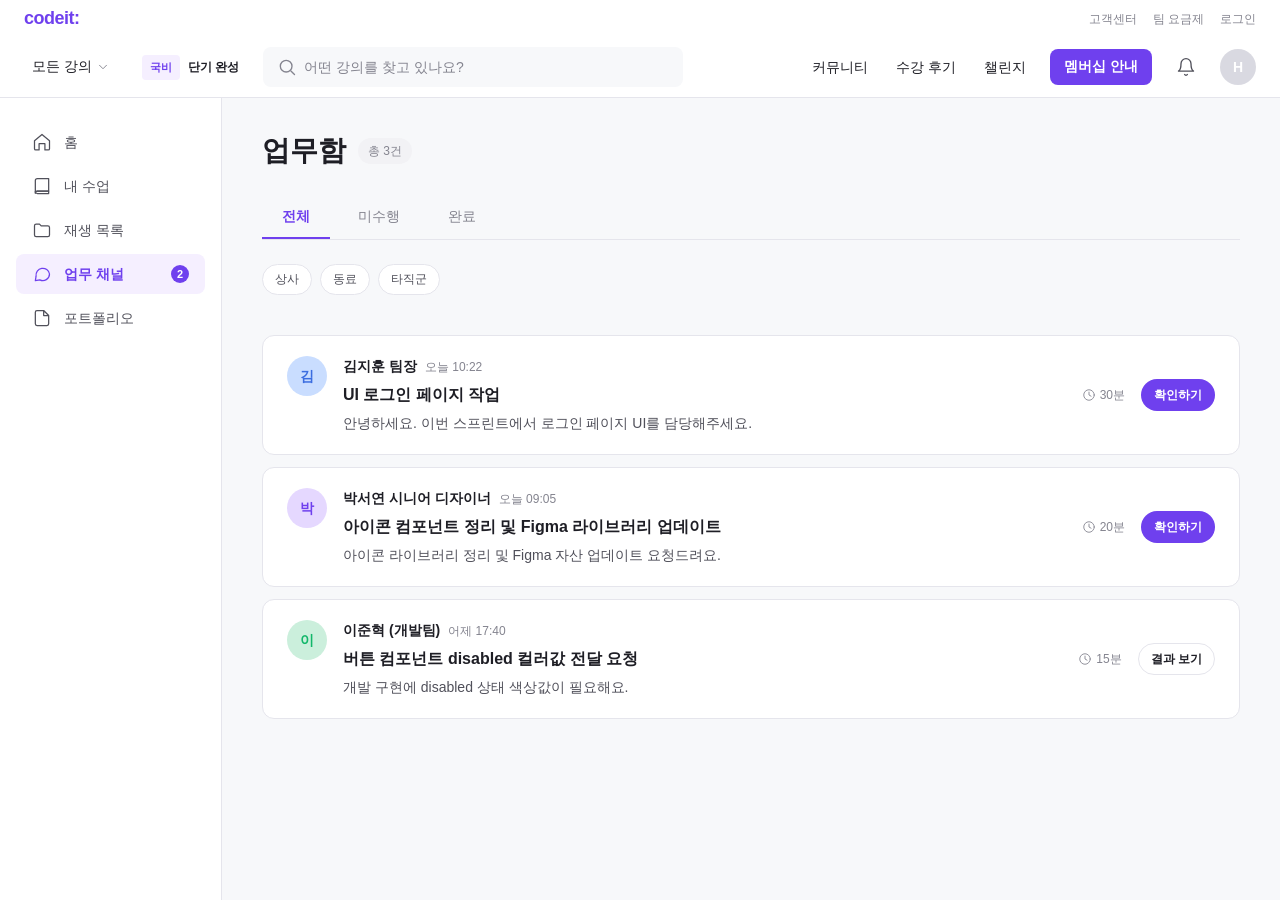
<file: index.html>
<!DOCTYPE html>
<html lang="ko">
<head>
  <meta charset="UTF-8">
  <meta name="viewport" content="width=device-width, initial-scale=1.0">
  <title>AI 실무 시뮬레이터</title>
  <link rel="stylesheet" href="css/tokens.css">
  <link rel="stylesheet" href="css/common.css">
  <link rel="stylesheet" href="css/s1.css">
  <link rel="stylesheet" href="css/responsive.css">
</head>
<body>
  <div class="app">
    <!-- GNB -->
    <header class="gnb">
      <div class="gnb__top">
        <a href="index.html" class="gnb__logo">codeit</a>
        <a href="#" class="gnb__top-link">고객센터</a>
        <a href="#" class="gnb__top-link">팀 요금제</a>
        <a href="#" class="gnb__top-link">로그인</a>
      </div>
      <div class="gnb__main">
        <button class="gnb__dropdown">모든 강의 <svg xmlns="http://www.w3.org/2000/svg" class="icon" viewBox="0 0 24 24" fill="none" stroke="currentColor" stroke-width="1.6" stroke-linecap="round" stroke-linejoin="round"><polyline points="6 9 12 15 18 9"/></svg></button>
        <span class="gnb__tag">국비</span>
        <span class="gnb__tag-label">단기 완성</span>
        <div class="gnb__search">
          <svg xmlns="http://www.w3.org/2000/svg" class="icon gnb__search-icon" viewBox="0 0 24 24" fill="none" stroke="currentColor" stroke-width="1.6" stroke-linecap="round" stroke-linejoin="round"><circle cx="11" cy="11" r="7"/><path d="m21 21-4.3-4.3"/></svg>
          <input type="text" class="gnb__search-input" placeholder="어떤 강의를 찾고 있나요?">
        </div>
        <nav class="gnb__menu">
          <a href="#" class="gnb__menu-link">커뮤니티</a>
          <a href="#" class="gnb__menu-link">수강 후기</a>
          <a href="#" class="gnb__menu-link">챌린지</a>
        </nav>
        <div class="gnb__actions">
          <button class="gnb__btn-primary">멤버십 안내</button>
          <button class="gnb__icon-btn" aria-label="알림">
            <svg xmlns="http://www.w3.org/2000/svg" class="icon" viewBox="0 0 24 24" fill="none" stroke="currentColor" stroke-width="1.6" stroke-linecap="round" stroke-linejoin="round"><path d="M6 8a6 6 0 0 1 12 0c0 7 3 9 3 9H3s3-2 3-9"/><path d="M10.3 21a2 2 0 0 0 3.4 0"/></svg>
          </button>
          <div class="gnb__avatar">H</div>
        </div>
      </div>
    </header>

    <div class="app__body">
      <!-- Sidebar -->
      <aside class="sidebar">
        <a href="#" class="sidebar__item">
          <svg xmlns="http://www.w3.org/2000/svg" class="icon" viewBox="0 0 24 24" fill="none" stroke="currentColor" stroke-width="1.5" stroke-linecap="round" stroke-linejoin="round"><path d="M3 10.5 12 3l9 7.5V20a1.5 1.5 0 0 1-1.5 1.5h-4V14h-7v7.5h-4A1.5 1.5 0 0 1 3 20z"/></svg>
          홈
        </a>
        <a href="#" class="sidebar__item">
          <svg xmlns="http://www.w3.org/2000/svg" class="icon" viewBox="0 0 24 24" fill="none" stroke="currentColor" stroke-width="1.5" stroke-linecap="round" stroke-linejoin="round"><path d="M4 5.5A2.5 2.5 0 0 1 6.5 3H20v15H6.5A2.5 2.5 0 0 0 4 20.5z"/><path d="M4 20.5A2.5 2.5 0 0 1 6.5 18H20v3H6.5A2.5 2.5 0 0 1 4 18.5"/></svg>
          내 수업
        </a>
        <a href="#" class="sidebar__item">
          <svg xmlns="http://www.w3.org/2000/svg" class="icon" viewBox="0 0 24 24" fill="none" stroke="currentColor" stroke-width="1.5" stroke-linecap="round" stroke-linejoin="round"><path d="M3 7a2 2 0 0 1 2-2h4l2 2h8a2 2 0 0 1 2 2v9a2 2 0 0 1-2 2H5a2 2 0 0 1-2-2z"/></svg>
          재생 목록
        </a>
        <a href="index.html" class="sidebar__item sidebar__item--active">
          <svg xmlns="http://www.w3.org/2000/svg" class="icon" viewBox="0 0 24 24" fill="none" stroke="currentColor" stroke-width="1.5" stroke-linecap="round" stroke-linejoin="round"><path d="M21 12a8 8 0 0 1-11.6 7.1L4 20l.9-5.4A8 8 0 1 1 21 12Z"/></svg>
          업무 채널
          <span class="sidebar__badge">2</span>
        </a>
        <a href="portfolio.html" class="sidebar__item">
          <svg xmlns="http://www.w3.org/2000/svg" class="icon" viewBox="0 0 24 24" fill="none" stroke="currentColor" stroke-width="1.5" stroke-linecap="round" stroke-linejoin="round"><path d="M14 3H6a2 2 0 0 0-2 2v14a2 2 0 0 0 2 2h12a2 2 0 0 0 2-2V9zM14 3v6h6"/></svg>
          포트폴리오
        </a>
      </aside>

      <!-- Main -->
      <main class="app__main">
        <div class="inbox">
          <div class="inbox__header">
            <div class="inbox__title-row">
              <h1 class="inbox__title">업무함</h1>
              <span class="inbox__count">총 3건</span>
            </div>

            <div class="inbox__tabs">
              <div class="tabs">
                <div class="tabs__item tabs__item--active">전체</div>
                <div class="tabs__item">미수행</div>
                <div class="tabs__item">완료</div>
              </div>
            </div>

            <div class="inbox__chips">
              <button class="chip">상사</button>
              <button class="chip">동료</button>
              <button class="chip">타직군</button>
            </div>
          </div>

          <ul class="inbox__list">
            <li>
              <a href="detail.html" class="inbox__item">
                <div class="avatar avatar--blue">김</div>
                <div class="inbox__item-body">
                  <div class="inbox__item-head">
                    <span class="inbox__item-sender">김지훈 팀장</span>
                    <span class="inbox__item-time">오늘 10:22</span>
                  </div>
                  <h3 class="inbox__item-title">UI 로그인 페이지 작업</h3>
                  <p class="inbox__item-desc">안녕하세요. 이번 스프린트에서 로그인 페이지 UI를 담당해주세요.</p>
                </div>
                <div class="inbox__item-meta">
                  <span class="inbox__item-time-chip">
                    <svg xmlns="http://www.w3.org/2000/svg" class="icon" viewBox="0 0 24 24" fill="none" stroke="currentColor" stroke-width="1.5" stroke-linecap="round" stroke-linejoin="round"><circle cx="12" cy="12" r="9"/><polyline points="12 7 12 12 15.5 14"/></svg>
                    30분
                  </span>
                  <button class="btn btn--primary btn--pill btn--sm">확인하기</button>
                </div>
              </a>
            </li>

            <li>
              <a href="detail.html" class="inbox__item">
                <div class="avatar avatar--purple">박</div>
                <div class="inbox__item-body">
                  <div class="inbox__item-head">
                    <span class="inbox__item-sender">박서연 시니어 디자이너</span>
                    <span class="inbox__item-time">오늘 09:05</span>
                  </div>
                  <h3 class="inbox__item-title">아이콘 컴포넌트 정리 및 Figma 라이브러리 업데이트</h3>
                  <p class="inbox__item-desc">아이콘 라이브러리 정리 및 Figma 자산 업데이트 요청드려요.</p>
                </div>
                <div class="inbox__item-meta">
                  <span class="inbox__item-time-chip">
                    <svg xmlns="http://www.w3.org/2000/svg" class="icon" viewBox="0 0 24 24" fill="none" stroke="currentColor" stroke-width="1.5" stroke-linecap="round" stroke-linejoin="round"><circle cx="12" cy="12" r="9"/><polyline points="12 7 12 12 15.5 14"/></svg>
                    20분
                  </span>
                  <button class="btn btn--primary btn--pill btn--sm">확인하기</button>
                </div>
              </a>
            </li>

            <li>
              <a href="complete.html" class="inbox__item">
                <div class="avatar avatar--green">이</div>
                <div class="inbox__item-body">
                  <div class="inbox__item-head">
                    <span class="inbox__item-sender">이준혁 (개발팀)</span>
                    <span class="inbox__item-time">어제 17:40</span>
                  </div>
                  <h3 class="inbox__item-title">버튼 컴포넌트 disabled 컬러값 전달 요청</h3>
                  <p class="inbox__item-desc">개발 구현에 disabled 상태 색상값이 필요해요.</p>
                </div>
                <div class="inbox__item-meta">
                  <span class="inbox__item-time-chip">
                    <svg xmlns="http://www.w3.org/2000/svg" class="icon" viewBox="0 0 24 24" fill="none" stroke="currentColor" stroke-width="1.5" stroke-linecap="round" stroke-linejoin="round"><circle cx="12" cy="12" r="9"/><polyline points="12 7 12 12 15.5 14"/></svg>
                    15분
                  </span>
                  <button class="btn btn--secondary btn--pill btn--sm">결과 보기</button>
                </div>
              </a>
            </li>
          </ul>
        </div>
      </main>
    </div>
  </div>

  <script src="js/main.js"></script>
</body>
</html>
</file>
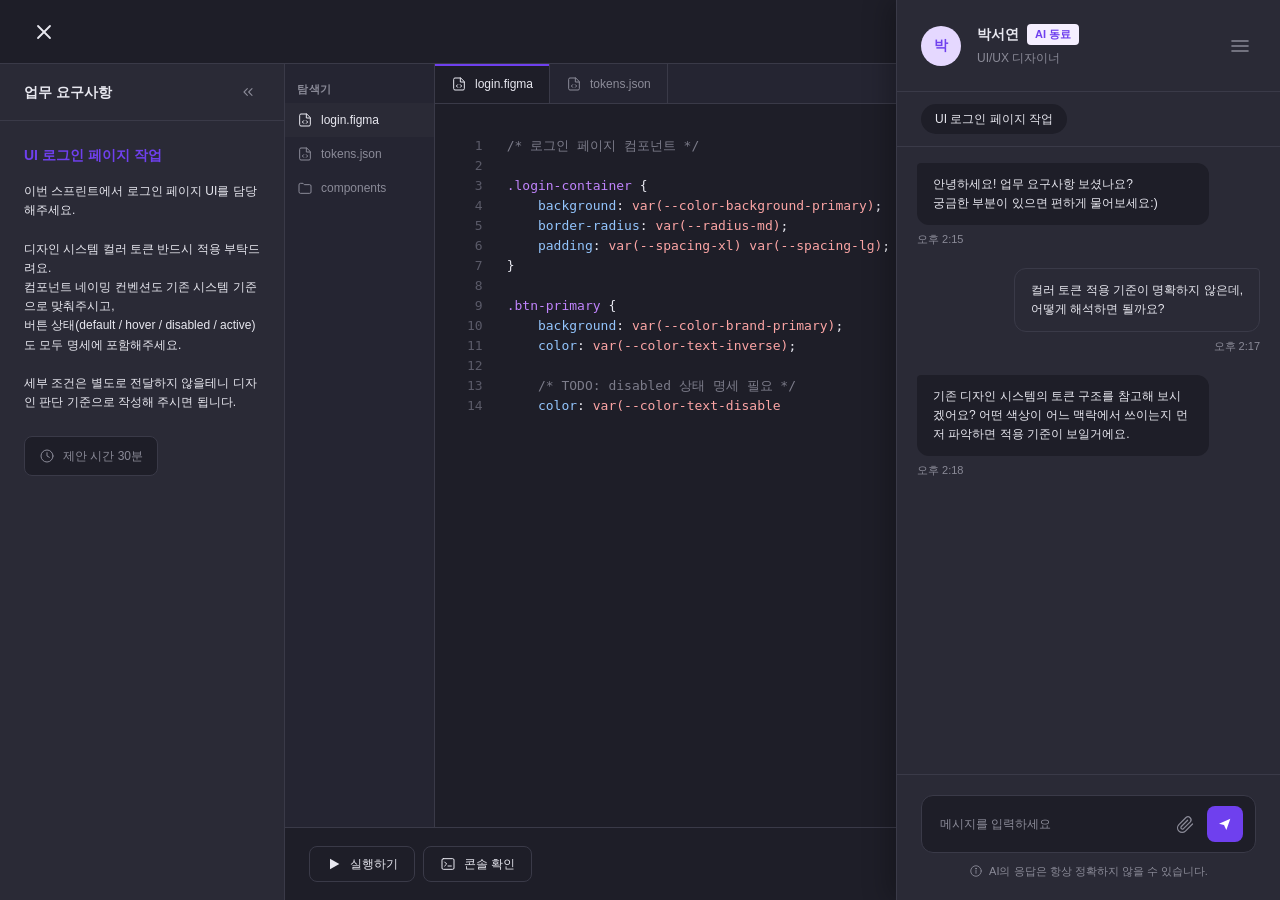
<file: AI-chat.html>
<!DOCTYPE html>
<html lang="ko">
<head>
  <meta charset="UTF-8">
  <meta name="viewport" content="width=device-width, initial-scale=1.0">
  <title>AI 실무 시뮬레이터</title>
  <link rel="stylesheet" href="css/tokens.css">
  <link rel="stylesheet" href="css/common.css">
  <link rel="stylesheet" href="css/s3.css">
  <link rel="stylesheet" href="css/s4.css">
  <link rel="stylesheet" href="css/responsive.css">
</head>
<body>
  <div class="editor-app">
    <!-- NavBar -->
    <header class="editor-navbar">
      <a href="index.html" class="editor-navbar__close" aria-label="닫기">
        <svg xmlns="http://www.w3.org/2000/svg" class="icon icon-lg" viewBox="0 0 24 24" fill="none" stroke="currentColor" stroke-width="1.8" stroke-linecap="round" stroke-linejoin="round"><line x1="6" y1="6" x2="18" y2="18"/><line x1="18" y1="6" x2="6" y2="18"/></svg>
      </a>
      <div class="editor-navbar__timer">
        <svg xmlns="http://www.w3.org/2000/svg" class="icon" viewBox="0 0 24 24" fill="none" stroke="currentColor" stroke-width="1.5" stroke-linecap="round" stroke-linejoin="round"><circle cx="12" cy="12" r="9"/><polyline points="12 7 12 12 15.5 14"/></svg>
        잔여 18분 30초
      </div>
    </header>

    <!-- Body -->
    <div class="editor">
      <!-- Requirements Panel -->
      <aside class="editor__req-panel">
        <div class="editor__req-header">
          <h2 class="editor__req-title">업무 요구사항</h2>
          <button class="editor__req-collapse" aria-label="접기">
            <svg xmlns="http://www.w3.org/2000/svg" class="icon icon-sm" viewBox="0 0 24 24" fill="none" stroke="currentColor" stroke-width="1.6" stroke-linecap="round" stroke-linejoin="round"><polyline points="11 17 6 12 11 7"/><polyline points="18 17 13 12 18 7"/></svg>
          </button>
        </div>
        <div class="editor__req-body">
          <h3 class="editor__req-task-title">UI 로그인 페이지 작업</h3>
          <p class="editor__req-task-desc">이번 스프린트에서 로그인 페이지 UI를 담당해주세요.

디자인 시스템 컬러 토큰 반드시 적용 부탁드려요.
컴포넌트 네이밍 컨벤션도 기존 시스템 기준으로 맞춰주시고,
버튼 상태(default / hover / disabled / active)도 모두 명세에 포함해주세요.

세부 조건은 별도로 전달하지 않을테니 디자인 판단 기준으로 작성해 주시면 됩니다.</p>
          <div class="editor__req-time-chip">
            <svg xmlns="http://www.w3.org/2000/svg" class="icon icon-sm" viewBox="0 0 24 24" fill="none" stroke="currentColor" stroke-width="1.5" stroke-linecap="round" stroke-linejoin="round"><circle cx="12" cy="12" r="9"/><polyline points="12 7 12 12 15.5 14"/></svg>
            제안 시간 30분
          </div>
        </div>
      </aside>

      <!-- Main Editor -->
      <section class="editor__main">
        <div class="editor__workspace">
          <!-- File Tree -->
          <nav class="editor__file-tree">
            <div class="editor__file-tree-title">탐색기</div>
            <div class="editor__file-tree-item editor__file-tree-item--active">
              <svg xmlns="http://www.w3.org/2000/svg" class="icon icon-sm" viewBox="0 0 24 24" fill="none" stroke="currentColor" stroke-width="1.5" stroke-linecap="round" stroke-linejoin="round"><path d="M14 3H6a2 2 0 0 0-2 2v14a2 2 0 0 0 2 2h12a2 2 0 0 0 2-2V9zM14 3v6h6"/>
    <path d="m10 13-2 2 2 2m4-4 2 2-2 2"/></svg>
              login.figma
            </div>
            <div class="editor__file-tree-item">
              <svg xmlns="http://www.w3.org/2000/svg" class="icon icon-sm" viewBox="0 0 24 24" fill="none" stroke="currentColor" stroke-width="1.5" stroke-linecap="round" stroke-linejoin="round"><path d="M14 3H6a2 2 0 0 0-2 2v14a2 2 0 0 0 2 2h12a2 2 0 0 0 2-2V9zM14 3v6h6"/>
    <path d="m10 13-2 2 2 2m4-4 2 2-2 2"/></svg>
              tokens.json
            </div>
            <div class="editor__file-tree-item">
              <svg xmlns="http://www.w3.org/2000/svg" class="icon icon-sm" viewBox="0 0 24 24" fill="none" stroke="currentColor" stroke-width="1.5" stroke-linecap="round" stroke-linejoin="round"><path d="M3 7a2 2 0 0 1 2-2h4l2 2h8a2 2 0 0 1 2 2v9a2 2 0 0 1-2 2H5a2 2 0 0 1-2-2z"/></svg>
              components
            </div>
          </nav>

          <!-- Code Pane -->
          <div class="editor__pane">
            <div class="editor__tabs">
              <div class="editor__tab editor__tab--active">
                <svg xmlns="http://www.w3.org/2000/svg" class="icon icon-sm" viewBox="0 0 24 24" fill="none" stroke="currentColor" stroke-width="1.5" stroke-linecap="round" stroke-linejoin="round"><path d="M14 3H6a2 2 0 0 0-2 2v14a2 2 0 0 0 2 2h12a2 2 0 0 0 2-2V9zM14 3v6h6"/>
    <path d="m10 13-2 2 2 2m4-4 2 2-2 2"/></svg>
                login.figma
              </div>
              <div class="editor__tab">
                <svg xmlns="http://www.w3.org/2000/svg" class="icon icon-sm" viewBox="0 0 24 24" fill="none" stroke="currentColor" stroke-width="1.5" stroke-linecap="round" stroke-linejoin="round"><path d="M14 3H6a2 2 0 0 0-2 2v14a2 2 0 0 0 2 2h12a2 2 0 0 0 2-2V9zM14 3v6h6"/>
    <path d="m10 13-2 2 2 2m4-4 2 2-2 2"/></svg>
                tokens.json
              </div>
            </div>

            <div class="editor__code-area">
              <div class="editor__code-wrapper">
                <div class="editor__line-numbers">1<br>
2<br>
3<br>
4<br>
5<br>
6<br>
7<br>
8<br>
9<br>
10<br>
11<br>
12<br>
13<br>
14</div>
                <div class="editor__code"><span class="tok-comment">/* 로그인 페이지 컴포넌트 */</span>

<span class="tok-selector">.login-container</span> {
    <span class="tok-property">background</span>: <span class="tok-value">var(--color-background-primary)</span>;
    <span class="tok-property">border-radius</span>: <span class="tok-value">var(--radius-md)</span>;
    <span class="tok-property">padding</span>: <span class="tok-value">var(--spacing-xl) var(--spacing-lg)</span>;
}

<span class="tok-selector">.btn-primary</span> {
    <span class="tok-property">background</span>: <span class="tok-value">var(--color-brand-primary)</span>;
    <span class="tok-property">color</span>: <span class="tok-value">var(--color-text-inverse)</span>;

    <span class="tok-comment">/* TODO: disabled 상태 명세 필요 */</span>
    <span class="tok-property">color</span>: <span class="tok-value">var(--color-text-disable</span>
</div>
              </div>

              <a href="#" class="editor__floating-ai" data-open-chat>
                AI에게 질문하기
                <span class="editor__floating-ai-bubble">
                  <svg xmlns="http://www.w3.org/2000/svg" class="icon icon-sm" width="13" height="14" viewBox="0 0 13 14" fill="none" aria-hidden="true">
                    <path d="M5.33333 8.66667H6.66667L6.76667 7.83333C6.85556 7.8 6.93611 7.76111 7.00833 7.71667C7.08056 7.67222 7.14444 7.62222 7.2 7.56667L7.96667 7.9L8.63333 6.76667L7.96667 6.26667C7.98889 6.17778 8 6.08889 8 6C8 5.91111 7.98889 5.82222 7.96667 5.73333L8.63333 5.23333L7.96667 4.1L7.2 4.43333C7.14444 4.37778 7.08056 4.32778 7.00833 4.28333C6.93611 4.23889 6.85556 4.2 6.76667 4.16667L6.66667 3.33333H5.33333L5.23333 4.16667C5.14444 4.2 5.06389 4.23889 4.99167 4.28333C4.91944 4.32778 4.85556 4.37778 4.8 4.43333L4.03333 4.1L3.36667 5.23333L4.03333 5.73333C4.01111 5.82222 4 5.91111 4 6C4 6.08889 4.01111 6.17778 4.03333 6.26667L3.36667 6.76667L4.03333 7.9L4.8 7.56667C4.85556 7.62222 4.91944 7.67222 4.99167 7.71667C5.06389 7.76111 5.14444 7.8 5.23333 7.83333L5.33333 8.66667V8.66667M6 7C5.72222 7 5.48611 6.90278 5.29167 6.70833C5.09722 6.51389 5 6.27778 5 6C5 5.72222 5.09722 5.48611 5.29167 5.29167C5.48611 5.09722 5.72222 5 6 5C6.27778 5 6.51389 5.09722 6.70833 5.29167C6.90278 5.48611 7 5.72222 7 6C7 6.27778 6.90278 6.51389 6.70833 6.70833C6.51389 6.90278 6.27778 7 6 7V7M2 13.3333V10.4667C1.36667 9.88889 0.875 9.21389 0.525 8.44167C0.175 7.66944 0 6.85556 0 6C0 4.33333 0.583333 2.91667 1.75 1.75C2.91667 0.583333 4.33333 0 6 0C7.38889 0 8.61944 0.408333 9.69167 1.225C10.7639 2.04167 11.4611 3.10556 11.7833 4.41667L12.65 7.83333C12.7056 8.04444 12.6667 8.23611 12.5333 8.40833C12.4 8.58056 12.2222 8.66667 12 8.66667H10.6667V10.6667C10.6667 11.0333 10.5361 11.3472 10.275 11.6083C10.0139 11.8694 9.7 12 9.33333 12H8V13.3333H2V13.3333" fill="currentColor"/>
                  </svg>
                </span>
              </a>
            </div>
          </div>
        </div>

        <div class="editor__action-bar">
          <div class="editor__action-group">
            <button class="editor-btn">
              <svg xmlns="http://www.w3.org/2000/svg" class="icon icon-sm" viewBox="0 0 24 24" fill="currentColor"><polygon points="6 4 20 12 6 20 6 4"/></svg>
              실행하기
            </button>
            <button class="editor-btn">
              <svg xmlns="http://www.w3.org/2000/svg" class="icon icon-sm" viewBox="0 0 24 24" fill="none" stroke="currentColor" stroke-width="1.5" stroke-linecap="round" stroke-linejoin="round"><rect x="3" y="4" width="18" height="16" rx="2"/><polyline points="7 9 10 12 7 15"/><line x1="12" y1="15" x2="17" y2="15"/></svg>
              콘솔 확인
            </button>
          </div>
          <div class="editor__action-group">
            <button class="editor-btn editor-btn--ghost">임시 저장하기</button>
            <a href="complete.html" class="editor-btn editor-btn--primary">최종 제출하기</a>
          </div>
        </div>
      </section>

      <!-- AI Chat Panel (초기에는 닫힘 상태로 시작, 로드 직후 우→좌 슬라이드 인) -->
      <aside class="aside-chat is-closed">
        <header class="aside-chat__header">
          <div class="avatar avatar--purple">박</div>
          <div class="aside-chat__header-info">
            <div class="aside-chat__name-row">
              <span class="aside-chat__name">박서연</span>
              <span class="aside-chat__ai-badge">AI 동료</span>
            </div>
            <div class="aside-chat__role">UI/UX 디자이너</div>
          </div>
          <button class="aside-chat__menu" aria-label="메뉴">
            <svg xmlns="http://www.w3.org/2000/svg" class="icon icon-lg" viewBox="0 0 24 24" fill="none" stroke="currentColor" stroke-width="1.6" stroke-linecap="round" stroke-linejoin="round"><line x1="4" y1="7" x2="20" y2="7"/><line x1="4" y1="12" x2="20" y2="12"/><line x1="4" y1="17" x2="20" y2="17"/></svg>
          </button>
        </header>

        <div class="aside-chat__context-chip">
          <span class="aside-chat__context-chip-inner">UI 로그인 페이지 작업</span>
        </div>

        <div class="aside-chat__body">
          <div class="chat-msg chat-msg--ai">
            <div class="chat-msg__bubble">안녕하세요! 업무 요구사항 보셨나요?<br>궁금한 부분이 있으면 편하게 물어보세요:)</div>
            <div class="chat-msg__time">오후 2:15</div>
          </div>
          <div class="chat-msg chat-msg--user">
            <div class="chat-msg__bubble">컬러 토큰 적용 기준이 명확하지 않은데,<br>어떻게 해석하면 될까요?</div>
            <div class="chat-msg__time">오후 2:17</div>
          </div>
          <div class="chat-msg chat-msg--ai">
            <div class="chat-msg__bubble">기존 디자인 시스템의 토큰 구조를 참고해 보시겠어요? 어떤 색상이 어느 맥락에서 쓰이는지 먼저 파악하면 적용 기준이 보일거에요.</div>
            <div class="chat-msg__time">오후 2:18</div>
          </div>
        </div>

        <div class="aside-chat__input-bar">
          <div class="aside-chat__input-box">
            <input type="text" class="aside-chat__input" placeholder="메시지를 입력하세요">
            <button class="aside-chat__attach-btn" aria-label="파일 첨부">
              <svg xmlns="http://www.w3.org/2000/svg" class="icon" viewBox="0 0 24 24" fill="none" stroke="currentColor" stroke-width="1.5" stroke-linecap="round" stroke-linejoin="round"><path d="m21 12-8.5 8.5a5.5 5.5 0 1 1-7.8-7.8l8.5-8.5a3.7 3.7 0 0 1 5.2 5.2l-8.5 8.5a1.9 1.9 0 0 1-2.6-2.6l7.8-7.8"/></svg>
            </button>
            <button class="aside-chat__send-btn" aria-label="전송">
              <svg xmlns="http://www.w3.org/2000/svg" class="icon icon-sm" viewBox="0 0 24 24" fill="currentColor"><path d="M3 11.5 20 4 14 21l-3.5-7.5L3 11.5Z"/></svg>
            </button>
          </div>
          <div class="aside-chat__disclaimer">
            <svg xmlns="http://www.w3.org/2000/svg" class="icon icon-xs" viewBox="0 0 24 24" fill="none" stroke="currentColor" stroke-width="1.5" stroke-linecap="round" stroke-linejoin="round"><circle cx="12" cy="12" r="9"/><line x1="12" y1="11" x2="12" y2="16"/><circle cx="12" cy="8" r="0.8" fill="currentColor"/></svg>
            AI의 응답은 항상 정확하지 않을 수 있습니다.
          </div>
        </div>
      </aside>
    </div>
  </div>

  <script src="js/main.js"></script>
  <script>
    document.addEventListener('DOMContentLoaded', () => {
      const asideChat = document.querySelector('.aside-chat');
      const floatingAI = document.querySelector('[data-open-chat]');
      if (!asideChat) return;

      // 페이지 진입 시 우측 → 좌측으로 슬라이드 인
      // (초기 is-closed 상태에서 transform:translateX(100%) 적용 후, 클래스 제거로 translateX(0)으로 전환)
      setTimeout(() => {
        asideChat.classList.remove('is-closed');
      }, 50);

      // aside-chat 바깥 클릭 시 우측으로 닫힘
      document.addEventListener('click', (event) => {
        if (asideChat.classList.contains('is-closed')) return;
        if (asideChat.contains(event.target)) return;
        // 플로팅 "AI에게 질문하기" 버튼은 열기 용도이므로 닫기에서 제외
        if (floatingAI && floatingAI.contains(event.target)) return;

        asideChat.classList.add('is-closed');
      });

      // "AI에게 질문하기" 클릭 시 패널 다시 열기
      if (floatingAI) {
        floatingAI.addEventListener('click', (event) => {
          event.preventDefault();
          asideChat.classList.remove('is-closed');
        });
      }
    });
  </script>
</body>
</html>
</file>
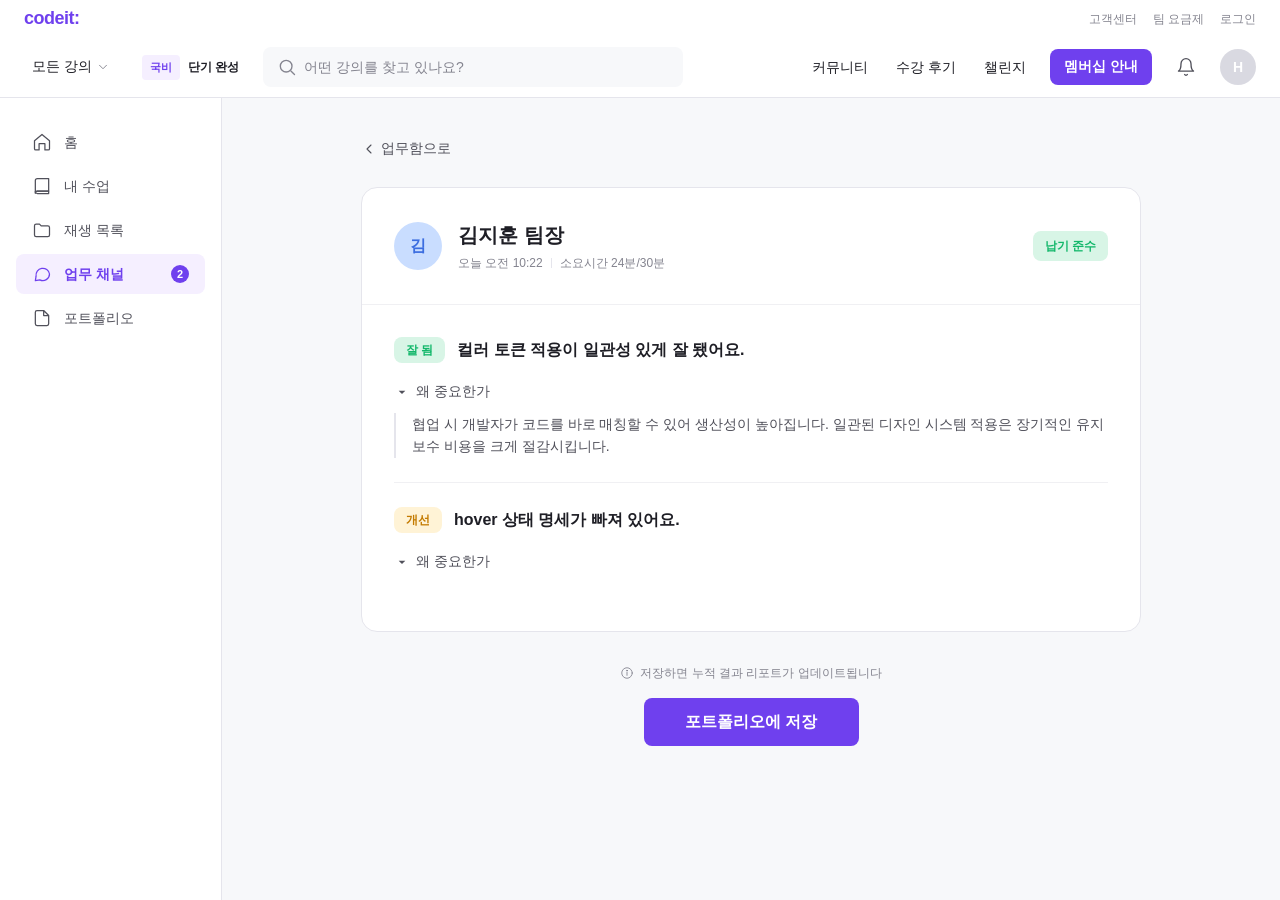
<file: complete.html>
<!DOCTYPE html>
<html lang="ko">
<head>
  <meta charset="UTF-8">
  <meta name="viewport" content="width=device-width, initial-scale=1.0">
  <title>AI 실무 시뮬레이터</title>
  <link rel="stylesheet" href="css/tokens.css">
  <link rel="stylesheet" href="css/common.css">
  <link rel="stylesheet" href="css/s2.css">
  <link rel="stylesheet" href="css/s5.css">
  <link rel="stylesheet" href="css/responsive.css">
</head>
<body>
  <div class="app">
    <header class="gnb">
      <div class="gnb__top">
        <a href="index.html" class="gnb__logo">codeit</a>
        <a href="#" class="gnb__top-link">고객센터</a>
        <a href="#" class="gnb__top-link">팀 요금제</a>
        <a href="#" class="gnb__top-link">로그인</a>
      </div>
      <div class="gnb__main">
        <button class="gnb__dropdown">모든 강의 <svg xmlns="http://www.w3.org/2000/svg" class="icon" viewBox="0 0 24 24" fill="none" stroke="currentColor" stroke-width="1.6" stroke-linecap="round" stroke-linejoin="round"><polyline points="6 9 12 15 18 9"/></svg></button>
        <span class="gnb__tag">국비</span>
        <span class="gnb__tag-label">단기 완성</span>
        <div class="gnb__search">
          <svg xmlns="http://www.w3.org/2000/svg" class="icon gnb__search-icon" viewBox="0 0 24 24" fill="none" stroke="currentColor" stroke-width="1.6" stroke-linecap="round" stroke-linejoin="round"><circle cx="11" cy="11" r="7"/><path d="m21 21-4.3-4.3"/></svg>
          <input type="text" class="gnb__search-input" placeholder="어떤 강의를 찾고 있나요?">
        </div>
        <nav class="gnb__menu">
          <a href="#" class="gnb__menu-link">커뮤니티</a>
          <a href="#" class="gnb__menu-link">수강 후기</a>
          <a href="#" class="gnb__menu-link">챌린지</a>
        </nav>
        <div class="gnb__actions">
          <button class="gnb__btn-primary">멤버십 안내</button>
          <button class="gnb__icon-btn" aria-label="알림">
            <svg xmlns="http://www.w3.org/2000/svg" class="icon" viewBox="0 0 24 24" fill="none" stroke="currentColor" stroke-width="1.6" stroke-linecap="round" stroke-linejoin="round"><path d="M6 8a6 6 0 0 1 12 0c0 7 3 9 3 9H3s3-2 3-9"/><path d="M10.3 21a2 2 0 0 0 3.4 0"/></svg>
          </button>
          <div class="gnb__avatar">H</div>
        </div>
      </div>
    </header>

    <div class="app__body">
      <aside class="sidebar">
        <a href="#" class="sidebar__item"><svg xmlns="http://www.w3.org/2000/svg" class="icon" viewBox="0 0 24 24" fill="none" stroke="currentColor" stroke-width="1.5" stroke-linecap="round" stroke-linejoin="round"><path d="M3 10.5 12 3l9 7.5V20a1.5 1.5 0 0 1-1.5 1.5h-4V14h-7v7.5h-4A1.5 1.5 0 0 1 3 20z"/></svg>홈</a>
        <a href="#" class="sidebar__item"><svg xmlns="http://www.w3.org/2000/svg" class="icon" viewBox="0 0 24 24" fill="none" stroke="currentColor" stroke-width="1.5" stroke-linecap="round" stroke-linejoin="round"><path d="M4 5.5A2.5 2.5 0 0 1 6.5 3H20v15H6.5A2.5 2.5 0 0 0 4 20.5z"/><path d="M4 20.5A2.5 2.5 0 0 1 6.5 18H20v3H6.5A2.5 2.5 0 0 1 4 18.5"/></svg>내 수업</a>
        <a href="#" class="sidebar__item"><svg xmlns="http://www.w3.org/2000/svg" class="icon" viewBox="0 0 24 24" fill="none" stroke="currentColor" stroke-width="1.5" stroke-linecap="round" stroke-linejoin="round"><path d="M3 7a2 2 0 0 1 2-2h4l2 2h8a2 2 0 0 1 2 2v9a2 2 0 0 1-2 2H5a2 2 0 0 1-2-2z"/></svg>재생 목록</a>
        <a href="index.html" class="sidebar__item sidebar__item--active">
          <svg xmlns="http://www.w3.org/2000/svg" class="icon" viewBox="0 0 24 24" fill="none" stroke="currentColor" stroke-width="1.5" stroke-linecap="round" stroke-linejoin="round"><path d="M21 12a8 8 0 0 1-11.6 7.1L4 20l.9-5.4A8 8 0 1 1 21 12Z"/></svg>업무 채널
          <span class="sidebar__badge">2</span>
        </a>
        <a href="portfolio.html" class="sidebar__item"><svg xmlns="http://www.w3.org/2000/svg" class="icon" viewBox="0 0 24 24" fill="none" stroke="currentColor" stroke-width="1.5" stroke-linecap="round" stroke-linejoin="round"><path d="M14 3H6a2 2 0 0 0-2 2v14a2 2 0 0 0 2 2h12a2 2 0 0 0 2-2V9zM14 3v6h6"/></svg>포트폴리오</a>
      </aside>

      <main class="app__main">
        <div class="detail">
          <a href="index.html" class="detail__back">
            <svg xmlns="http://www.w3.org/2000/svg" class="icon icon-sm" viewBox="0 0 24 24" fill="none" stroke="currentColor" stroke-width="1.6" stroke-linecap="round" stroke-linejoin="round"><polyline points="15 18 9 12 15 6"/></svg>
            업무함으로
          </a>

          <article class="detail-card">
            <header class="detail-card__header" style="justify-content: space-between;">
              <div style="display:flex; align-items:center; gap:16px;">
                <div class="avatar avatar--blue avatar--lg">김</div>
                <div class="detail-card__header-text">
                  <h2 class="detail-card__sender">김지훈 팀장</h2>
                  <div class="detail-card__meta">
                    <span>오늘 오전 10:22</span>
                    <span class="detail-card__meta-divider"></span>
                    <span>소요시간 24분/30분</span>
                  </div>
                </div>
              </div>
              <div class="complete-card__status-tag">납기 준수</div>
            </header>

            <div class="detail-card__body">
              <div class="feedback">
                <div class="feedback__head">
                  <span class="feedback__tag feedback__tag--good">잘 됨</span>
                  <h3 class="feedback__title">컬러 토큰 적용이 일관성 있게 잘 됐어요.</h3>
                </div>
                <button class="feedback__toggle">
                  <svg xmlns="http://www.w3.org/2000/svg" class="icon icon-sm" viewBox="0 0 24 24" fill="currentColor"><path d="M7 10l5 5 5-5z"/></svg>
                  왜 중요한가
                </button>
                <p class="feedback__desc">협업 시 개발자가 코드를 바로 매칭할 수 있어 생산성이 높아집니다. 일관된 디자인 시스템 적용은 장기적인 유지보수 비용을 크게 절감시킵니다.</p>
              </div>

              <div class="feedback">
                <div class="feedback__head">
                  <span class="feedback__tag feedback__tag--fix">개선</span>
                  <h3 class="feedback__title">hover 상태 명세가 빠져 있어요.</h3>
                </div>
                <button class="feedback__toggle">
                  <svg xmlns="http://www.w3.org/2000/svg" class="icon icon-sm" viewBox="0 0 24 24" fill="currentColor"><path d="M7 10l5 5 5-5z"/></svg>
                  왜 중요한가
                </button>
              </div>
            </div>
          </article>

          <div class="final-cta">
            <div class="final-cta__hint">
              <svg xmlns="http://www.w3.org/2000/svg" class="icon icon-xs" viewBox="0 0 24 24" fill="none" stroke="currentColor" stroke-width="1.5" stroke-linecap="round" stroke-linejoin="round"><circle cx="12" cy="12" r="9"/><line x1="12" y1="11" x2="12" y2="16"/><circle cx="12" cy="8" r="0.8" fill="currentColor"/></svg>
              저장하면 누적 결과 리포트가 업데이트됩니다
            </div>
            <div>
              <a href="portfolio.html" class="final-cta__btn" style="display:inline-flex; align-items:center; justify-content:center; text-decoration:none;">포트폴리오에 저장</a>
            </div>
          </div>
        </div>
      </main>
    </div>
  </div>
  <script src="js/main.js"></script>
</body>
</html>
</file>
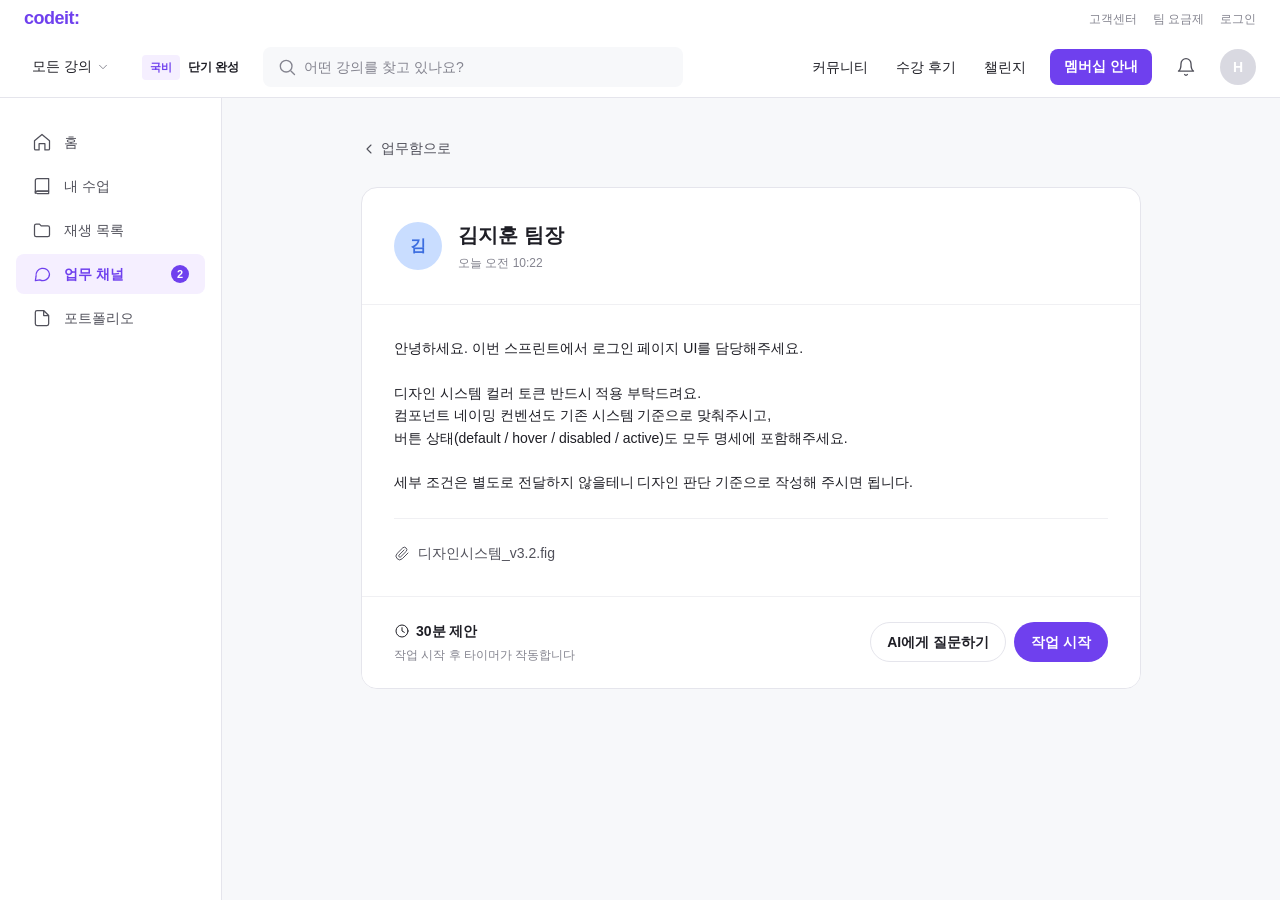
<file: detail.html>
<!DOCTYPE html>
<html lang="ko">
<head>
  <meta charset="UTF-8">
  <meta name="viewport" content="width=device-width, initial-scale=1.0">
  <title>AI 실무 시뮬레이터</title>
  <link rel="stylesheet" href="css/tokens.css">
  <link rel="stylesheet" href="css/common.css">
  <link rel="stylesheet" href="css/s2.css">
  <link rel="stylesheet" href="css/responsive.css">
</head>
<body>
  <div class="app">
    <header class="gnb">
      <div class="gnb__top">
        <a href="index.html" class="gnb__logo">codeit</a>
        <a href="#" class="gnb__top-link">고객센터</a>
        <a href="#" class="gnb__top-link">팀 요금제</a>
        <a href="#" class="gnb__top-link">로그인</a>
      </div>
      <div class="gnb__main">
        <button class="gnb__dropdown">모든 강의 <svg xmlns="http://www.w3.org/2000/svg" class="icon" viewBox="0 0 24 24" fill="none" stroke="currentColor" stroke-width="1.6" stroke-linecap="round" stroke-linejoin="round"><polyline points="6 9 12 15 18 9"/></svg></button>
        <span class="gnb__tag">국비</span>
        <span class="gnb__tag-label">단기 완성</span>
        <div class="gnb__search">
          <svg xmlns="http://www.w3.org/2000/svg" class="icon gnb__search-icon" viewBox="0 0 24 24" fill="none" stroke="currentColor" stroke-width="1.6" stroke-linecap="round" stroke-linejoin="round"><circle cx="11" cy="11" r="7"/><path d="m21 21-4.3-4.3"/></svg>
          <input type="text" class="gnb__search-input" placeholder="어떤 강의를 찾고 있나요?">
        </div>
        <nav class="gnb__menu">
          <a href="#" class="gnb__menu-link">커뮤니티</a>
          <a href="#" class="gnb__menu-link">수강 후기</a>
          <a href="#" class="gnb__menu-link">챌린지</a>
        </nav>
        <div class="gnb__actions">
          <button class="gnb__btn-primary">멤버십 안내</button>
          <button class="gnb__icon-btn" aria-label="알림">
            <svg xmlns="http://www.w3.org/2000/svg" class="icon" viewBox="0 0 24 24" fill="none" stroke="currentColor" stroke-width="1.6" stroke-linecap="round" stroke-linejoin="round"><path d="M6 8a6 6 0 0 1 12 0c0 7 3 9 3 9H3s3-2 3-9"/><path d="M10.3 21a2 2 0 0 0 3.4 0"/></svg>
          </button>
          <div class="gnb__avatar">H</div>
        </div>
      </div>
    </header>

    <div class="app__body">
      <aside class="sidebar">
        <a href="#" class="sidebar__item"><svg xmlns="http://www.w3.org/2000/svg" class="icon" viewBox="0 0 24 24" fill="none" stroke="currentColor" stroke-width="1.5" stroke-linecap="round" stroke-linejoin="round"><path d="M3 10.5 12 3l9 7.5V20a1.5 1.5 0 0 1-1.5 1.5h-4V14h-7v7.5h-4A1.5 1.5 0 0 1 3 20z"/></svg>홈</a>
        <a href="#" class="sidebar__item"><svg xmlns="http://www.w3.org/2000/svg" class="icon" viewBox="0 0 24 24" fill="none" stroke="currentColor" stroke-width="1.5" stroke-linecap="round" stroke-linejoin="round"><path d="M4 5.5A2.5 2.5 0 0 1 6.5 3H20v15H6.5A2.5 2.5 0 0 0 4 20.5z"/><path d="M4 20.5A2.5 2.5 0 0 1 6.5 18H20v3H6.5A2.5 2.5 0 0 1 4 18.5"/></svg>내 수업</a>
        <a href="#" class="sidebar__item"><svg xmlns="http://www.w3.org/2000/svg" class="icon" viewBox="0 0 24 24" fill="none" stroke="currentColor" stroke-width="1.5" stroke-linecap="round" stroke-linejoin="round"><path d="M3 7a2 2 0 0 1 2-2h4l2 2h8a2 2 0 0 1 2 2v9a2 2 0 0 1-2 2H5a2 2 0 0 1-2-2z"/></svg>재생 목록</a>
        <a href="index.html" class="sidebar__item sidebar__item--active">
          <svg xmlns="http://www.w3.org/2000/svg" class="icon" viewBox="0 0 24 24" fill="none" stroke="currentColor" stroke-width="1.5" stroke-linecap="round" stroke-linejoin="round"><path d="M21 12a8 8 0 0 1-11.6 7.1L4 20l.9-5.4A8 8 0 1 1 21 12Z"/></svg>업무 채널
          <span class="sidebar__badge">2</span>
        </a>
        <a href="portfolio.html" class="sidebar__item"><svg xmlns="http://www.w3.org/2000/svg" class="icon" viewBox="0 0 24 24" fill="none" stroke="currentColor" stroke-width="1.5" stroke-linecap="round" stroke-linejoin="round"><path d="M14 3H6a2 2 0 0 0-2 2v14a2 2 0 0 0 2 2h12a2 2 0 0 0 2-2V9zM14 3v6h6"/></svg>포트폴리오</a>
      </aside>

      <main class="app__main">
        <div class="detail">
          <a href="index.html" class="detail__back">
            <svg xmlns="http://www.w3.org/2000/svg" class="icon icon-sm" viewBox="0 0 24 24" fill="none" stroke="currentColor" stroke-width="1.6" stroke-linecap="round" stroke-linejoin="round"><polyline points="15 18 9 12 15 6"/></svg>
            업무함으로
          </a>

          <article class="detail-card">
            <header class="detail-card__header">
              <div class="avatar avatar--blue avatar--lg">김</div>
              <div class="detail-card__header-text">
                <h2 class="detail-card__sender">김지훈 팀장</h2>
                <div class="detail-card__meta">오늘 오전 10:22</div>
              </div>
            </header>

            <div class="detail-card__body">
              <p class="detail-card__text">안녕하세요. 이번 스프린트에서 로그인 페이지 UI를 담당해주세요.

디자인 시스템 컬러 토큰 반드시 적용 부탁드려요.
컴포넌트 네이밍 컨벤션도 기존 시스템 기준으로 맞춰주시고,
버튼 상태(default / hover / disabled / active)도 모두 명세에 포함해주세요.

세부 조건은 별도로 전달하지 않을테니 디자인 판단 기준으로 작성해 주시면 됩니다.</p>
              <div class="detail-card__attach">
                <svg xmlns="http://www.w3.org/2000/svg" class="icon icon-sm" viewBox="0 0 24 24" fill="none" stroke="currentColor" stroke-width="1.5" stroke-linecap="round" stroke-linejoin="round"><path d="m21 12-8.5 8.5a5.5 5.5 0 1 1-7.8-7.8l8.5-8.5a3.7 3.7 0 0 1 5.2 5.2l-8.5 8.5a1.9 1.9 0 0 1-2.6-2.6l7.8-7.8"/></svg>
                디자인시스템_v3.2.fig
              </div>
            </div>

            <div class="detail-card__cta">
              <div class="cta-bar">
                <div class="cta-bar__info">
                  <span class="cta-bar__time">
                    <svg xmlns="http://www.w3.org/2000/svg" class="icon icon-sm" viewBox="0 0 24 24" fill="none" stroke="currentColor" stroke-width="1.5" stroke-linecap="round" stroke-linejoin="round"><circle cx="12" cy="12" r="9"/><polyline points="12 7 12 12 15.5 14"/></svg>
                    30분 제안
                  </span>
                  <span class="cta-bar__hint">작업 시작 후 타이머가 작동합니다</span>
                </div>
                <div class="cta-bar__actions">
                  <a href="AI-chat.html" class="btn btn--secondary btn--pill">AI에게 질문하기</a>
                  <a href="editor.html" class="btn btn--primary btn--pill">작업 시작</a>
                </div>
              </div>
            </div>
          </article>
        </div>
      </main>
    </div>
  </div>
  <script src="js/main.js"></script>
</body>
</html>
</file>
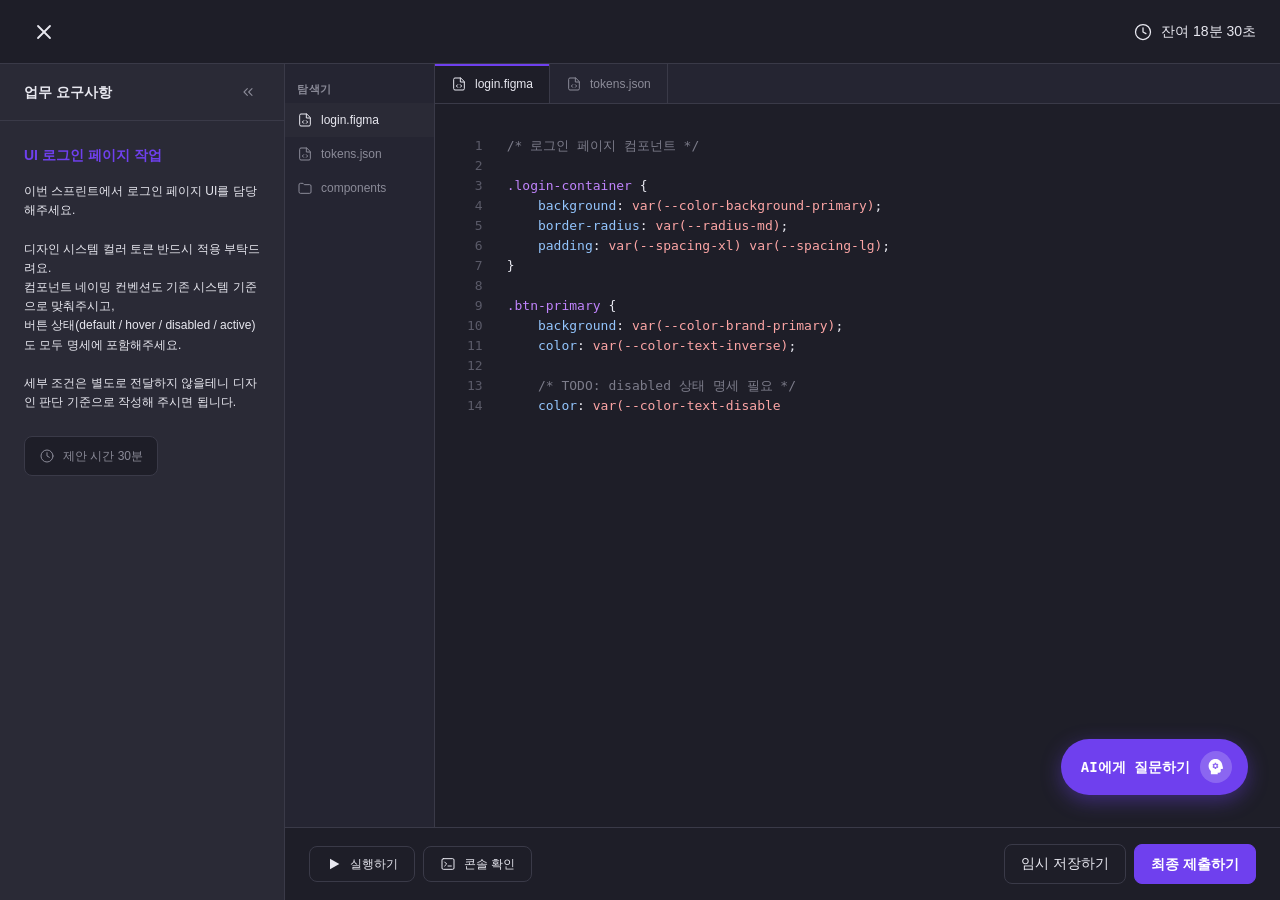
<file: editor.html>
<!DOCTYPE html>
<html lang="ko">
<head>
  <meta charset="UTF-8">
  <meta name="viewport" content="width=device-width, initial-scale=1.0">
  <title>AI 실무 시뮬레이터</title>
  <link rel="stylesheet" href="css/tokens.css">
  <link rel="stylesheet" href="css/common.css">
  <link rel="stylesheet" href="css/s3.css">
  <link rel="stylesheet" href="css/responsive.css">
</head>
<body>
  <div class="editor-app">
    <!-- NavBar -->
    <header class="editor-navbar">
      <a href="index.html" class="editor-navbar__close" aria-label="닫기">
        <svg xmlns="http://www.w3.org/2000/svg" class="icon icon-lg" viewBox="0 0 24 24" fill="none" stroke="currentColor" stroke-width="1.8" stroke-linecap="round" stroke-linejoin="round"><line x1="6" y1="6" x2="18" y2="18"/><line x1="18" y1="6" x2="6" y2="18"/></svg>
      </a>
      <div class="editor-navbar__timer">
        <svg xmlns="http://www.w3.org/2000/svg" class="icon" viewBox="0 0 24 24" fill="none" stroke="currentColor" stroke-width="1.5" stroke-linecap="round" stroke-linejoin="round"><circle cx="12" cy="12" r="9"/><polyline points="12 7 12 12 15.5 14"/></svg>
        잔여 18분 30초
      </div>
    </header>

    <!-- Body -->
    <div class="editor">
      <!-- Requirements Panel -->
      <aside class="editor__req-panel">
        <div class="editor__req-header">
          <h2 class="editor__req-title">업무 요구사항</h2>
          <button class="editor__req-collapse" aria-label="접기">
            <svg xmlns="http://www.w3.org/2000/svg" class="icon icon-sm" viewBox="0 0 24 24" fill="none" stroke="currentColor" stroke-width="1.6" stroke-linecap="round" stroke-linejoin="round"><polyline points="11 17 6 12 11 7"/><polyline points="18 17 13 12 18 7"/></svg>
          </button>
        </div>
        <div class="editor__req-body">
          <h3 class="editor__req-task-title">UI 로그인 페이지 작업</h3>
          <p class="editor__req-task-desc">이번 스프린트에서 로그인 페이지 UI를 담당해주세요.

디자인 시스템 컬러 토큰 반드시 적용 부탁드려요.
컴포넌트 네이밍 컨벤션도 기존 시스템 기준으로 맞춰주시고,
버튼 상태(default / hover / disabled / active)도 모두 명세에 포함해주세요.

세부 조건은 별도로 전달하지 않을테니 디자인 판단 기준으로 작성해 주시면 됩니다.</p>
          <div class="editor__req-time-chip">
            <svg xmlns="http://www.w3.org/2000/svg" class="icon icon-sm" viewBox="0 0 24 24" fill="none" stroke="currentColor" stroke-width="1.5" stroke-linecap="round" stroke-linejoin="round"><circle cx="12" cy="12" r="9"/><polyline points="12 7 12 12 15.5 14"/></svg>
            제안 시간 30분
          </div>
        </div>
      </aside>

      <!-- Main Editor -->
      <section class="editor__main">
        <div class="editor__workspace">
          <!-- File Tree -->
          <nav class="editor__file-tree">
            <div class="editor__file-tree-title">탐색기</div>
            <div class="editor__file-tree-item editor__file-tree-item--active">
              <svg xmlns="http://www.w3.org/2000/svg" class="icon icon-sm" viewBox="0 0 24 24" fill="none" stroke="currentColor" stroke-width="1.5" stroke-linecap="round" stroke-linejoin="round"><path d="M14 3H6a2 2 0 0 0-2 2v14a2 2 0 0 0 2 2h12a2 2 0 0 0 2-2V9zM14 3v6h6"/>
    <path d="m10 13-2 2 2 2m4-4 2 2-2 2"/></svg>
              login.figma
            </div>
            <div class="editor__file-tree-item">
              <svg xmlns="http://www.w3.org/2000/svg" class="icon icon-sm" viewBox="0 0 24 24" fill="none" stroke="currentColor" stroke-width="1.5" stroke-linecap="round" stroke-linejoin="round"><path d="M14 3H6a2 2 0 0 0-2 2v14a2 2 0 0 0 2 2h12a2 2 0 0 0 2-2V9zM14 3v6h6"/>
    <path d="m10 13-2 2 2 2m4-4 2 2-2 2"/></svg>
              tokens.json
            </div>
            <div class="editor__file-tree-item">
              <svg xmlns="http://www.w3.org/2000/svg" class="icon icon-sm" viewBox="0 0 24 24" fill="none" stroke="currentColor" stroke-width="1.5" stroke-linecap="round" stroke-linejoin="round"><path d="M3 7a2 2 0 0 1 2-2h4l2 2h8a2 2 0 0 1 2 2v9a2 2 0 0 1-2 2H5a2 2 0 0 1-2-2z"/></svg>
              components
            </div>
          </nav>

          <!-- Code Pane -->
          <div class="editor__pane">
            <div class="editor__tabs">
              <div class="editor__tab editor__tab--active">
                <svg xmlns="http://www.w3.org/2000/svg" class="icon icon-sm" viewBox="0 0 24 24" fill="none" stroke="currentColor" stroke-width="1.5" stroke-linecap="round" stroke-linejoin="round"><path d="M14 3H6a2 2 0 0 0-2 2v14a2 2 0 0 0 2 2h12a2 2 0 0 0 2-2V9zM14 3v6h6"/>
    <path d="m10 13-2 2 2 2m4-4 2 2-2 2"/></svg>
                login.figma
              </div>
              <div class="editor__tab">
                <svg xmlns="http://www.w3.org/2000/svg" class="icon icon-sm" viewBox="0 0 24 24" fill="none" stroke="currentColor" stroke-width="1.5" stroke-linecap="round" stroke-linejoin="round"><path d="M14 3H6a2 2 0 0 0-2 2v14a2 2 0 0 0 2 2h12a2 2 0 0 0 2-2V9zM14 3v6h6"/>
    <path d="m10 13-2 2 2 2m4-4 2 2-2 2"/></svg>
                tokens.json
              </div>
            </div>

            <div class="editor__code-area">
              <div class="editor__code-wrapper">
                <div class="editor__line-numbers">1<br>
2<br>
3<br>
4<br>
5<br>
6<br>
7<br>
8<br>
9<br>
10<br>
11<br>
12<br>
13<br>
14</div>
                <div class="editor__code"><span class="tok-comment">/* 로그인 페이지 컴포넌트 */</span>

<span class="tok-selector">.login-container</span> {
    <span class="tok-property">background</span>: <span class="tok-value">var(--color-background-primary)</span>;
    <span class="tok-property">border-radius</span>: <span class="tok-value">var(--radius-md)</span>;
    <span class="tok-property">padding</span>: <span class="tok-value">var(--spacing-xl) var(--spacing-lg)</span>;
}

<span class="tok-selector">.btn-primary</span> {
    <span class="tok-property">background</span>: <span class="tok-value">var(--color-brand-primary)</span>;
    <span class="tok-property">color</span>: <span class="tok-value">var(--color-text-inverse)</span>;

    <span class="tok-comment">/* TODO: disabled 상태 명세 필요 */</span>
    <span class="tok-property">color</span>: <span class="tok-value">var(--color-text-disable</span>
</div>
              </div>

              <a href="AI-chat.html" class="editor__floating-ai">
                AI에게 질문하기
                <span class="editor__floating-ai-bubble">
                  <svg xmlns="http://www.w3.org/2000/svg" class="icon icon-sm" width="13" height="14" viewBox="0 0 13 14" fill="none" aria-hidden="true">
                    <path d="M5.33333 8.66667H6.66667L6.76667 7.83333C6.85556 7.8 6.93611 7.76111 7.00833 7.71667C7.08056 7.67222 7.14444 7.62222 7.2 7.56667L7.96667 7.9L8.63333 6.76667L7.96667 6.26667C7.98889 6.17778 8 6.08889 8 6C8 5.91111 7.98889 5.82222 7.96667 5.73333L8.63333 5.23333L7.96667 4.1L7.2 4.43333C7.14444 4.37778 7.08056 4.32778 7.00833 4.28333C6.93611 4.23889 6.85556 4.2 6.76667 4.16667L6.66667 3.33333H5.33333L5.23333 4.16667C5.14444 4.2 5.06389 4.23889 4.99167 4.28333C4.91944 4.32778 4.85556 4.37778 4.8 4.43333L4.03333 4.1L3.36667 5.23333L4.03333 5.73333C4.01111 5.82222 4 5.91111 4 6C4 6.08889 4.01111 6.17778 4.03333 6.26667L3.36667 6.76667L4.03333 7.9L4.8 7.56667C4.85556 7.62222 4.91944 7.67222 4.99167 7.71667C5.06389 7.76111 5.14444 7.8 5.23333 7.83333L5.33333 8.66667V8.66667M6 7C5.72222 7 5.48611 6.90278 5.29167 6.70833C5.09722 6.51389 5 6.27778 5 6C5 5.72222 5.09722 5.48611 5.29167 5.29167C5.48611 5.09722 5.72222 5 6 5C6.27778 5 6.51389 5.09722 6.70833 5.29167C6.90278 5.48611 7 5.72222 7 6C7 6.27778 6.90278 6.51389 6.70833 6.70833C6.51389 6.90278 6.27778 7 6 7V7M2 13.3333V10.4667C1.36667 9.88889 0.875 9.21389 0.525 8.44167C0.175 7.66944 0 6.85556 0 6C0 4.33333 0.583333 2.91667 1.75 1.75C2.91667 0.583333 4.33333 0 6 0C7.38889 0 8.61944 0.408333 9.69167 1.225C10.7639 2.04167 11.4611 3.10556 11.7833 4.41667L12.65 7.83333C12.7056 8.04444 12.6667 8.23611 12.5333 8.40833C12.4 8.58056 12.2222 8.66667 12 8.66667H10.6667V10.6667C10.6667 11.0333 10.5361 11.3472 10.275 11.6083C10.0139 11.8694 9.7 12 9.33333 12H8V13.3333H2V13.3333" fill="currentColor"/>
                  </svg>
                </span>
              </a>
            </div>
          </div>
        </div>

        <div class="editor__action-bar">
          <div class="editor__action-group">
            <button class="editor-btn">
              <svg xmlns="http://www.w3.org/2000/svg" class="icon icon-sm" viewBox="0 0 24 24" fill="currentColor"><polygon points="6 4 20 12 6 20 6 4"/></svg>
              실행하기
            </button>
            <button class="editor-btn">
              <svg xmlns="http://www.w3.org/2000/svg" class="icon icon-sm" viewBox="0 0 24 24" fill="none" stroke="currentColor" stroke-width="1.5" stroke-linecap="round" stroke-linejoin="round"><rect x="3" y="4" width="18" height="16" rx="2"/><polyline points="7 9 10 12 7 15"/><line x1="12" y1="15" x2="17" y2="15"/></svg>
              콘솔 확인
            </button>
          </div>
          <div class="editor__action-group">
            <button class="editor-btn editor-btn--ghost">임시 저장하기</button>
            <a href="complete.html" class="editor-btn editor-btn--primary">최종 제출하기</a>
          </div>
        </div>
      </section>
    </div>
  </div>
  <script src="js/main.js"></script>
</body>
</html>
</file>
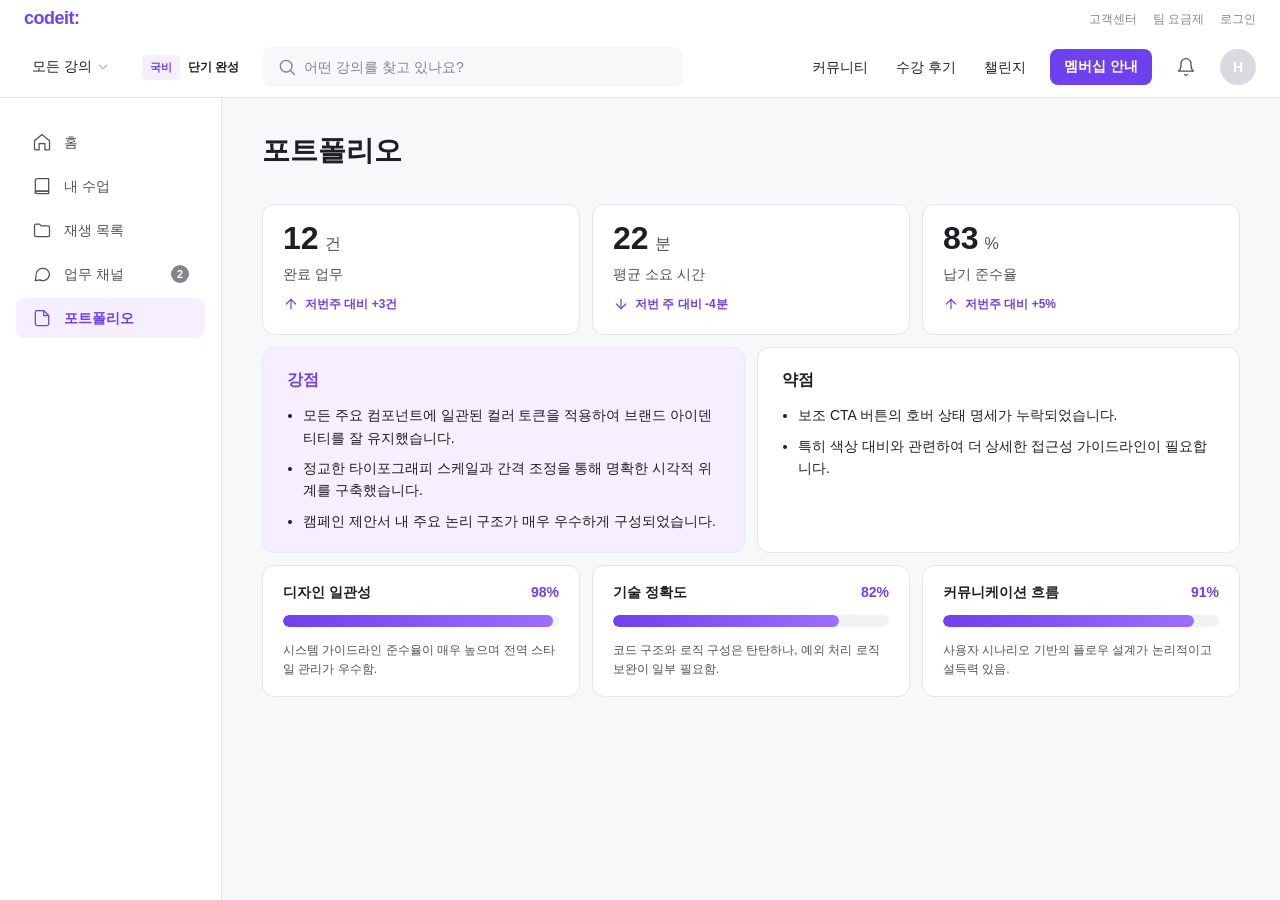
<file: portfolio.html>
<!DOCTYPE html>
<html lang="ko">
<head>
  <meta charset="UTF-8">
  <meta name="viewport" content="width=device-width, initial-scale=1.0">
  <title>AI 실무 시뮬레이터</title>
  <link rel="stylesheet" href="css/tokens.css">
  <link rel="stylesheet" href="css/common.css">
  <link rel="stylesheet" href="css/s6.css">
  <link rel="stylesheet" href="css/responsive.css">
</head>
<body>
  <div class="app">
    <header class="gnb">
      <div class="gnb__top">
        <a href="index.html" class="gnb__logo">codeit</a>
        <a href="#" class="gnb__top-link">고객센터</a>
        <a href="#" class="gnb__top-link">팀 요금제</a>
        <a href="#" class="gnb__top-link">로그인</a>
      </div>
      <div class="gnb__main">
        <button class="gnb__dropdown">모든 강의 <svg xmlns="http://www.w3.org/2000/svg" class="icon" viewBox="0 0 24 24" fill="none" stroke="currentColor" stroke-width="1.6" stroke-linecap="round" stroke-linejoin="round"><polyline points="6 9 12 15 18 9"/></svg></button>
        <span class="gnb__tag">국비</span>
        <span class="gnb__tag-label">단기 완성</span>
        <div class="gnb__search">
          <svg xmlns="http://www.w3.org/2000/svg" class="icon gnb__search-icon" viewBox="0 0 24 24" fill="none" stroke="currentColor" stroke-width="1.6" stroke-linecap="round" stroke-linejoin="round"><circle cx="11" cy="11" r="7"/><path d="m21 21-4.3-4.3"/></svg>
          <input type="text" class="gnb__search-input" placeholder="어떤 강의를 찾고 있나요?">
        </div>
        <nav class="gnb__menu">
          <a href="#" class="gnb__menu-link">커뮤니티</a>
          <a href="#" class="gnb__menu-link">수강 후기</a>
          <a href="#" class="gnb__menu-link">챌린지</a>
        </nav>
        <div class="gnb__actions">
          <button class="gnb__btn-primary">멤버십 안내</button>
          <button class="gnb__icon-btn" aria-label="알림">
            <svg xmlns="http://www.w3.org/2000/svg" class="icon" viewBox="0 0 24 24" fill="none" stroke="currentColor" stroke-width="1.6" stroke-linecap="round" stroke-linejoin="round"><path d="M6 8a6 6 0 0 1 12 0c0 7 3 9 3 9H3s3-2 3-9"/><path d="M10.3 21a2 2 0 0 0 3.4 0"/></svg>
          </button>
          <div class="gnb__avatar">H</div>
        </div>
      </div>
    </header>

    <div class="app__body">
      <aside class="sidebar">
        <a href="#" class="sidebar__item"><svg xmlns="http://www.w3.org/2000/svg" class="icon" viewBox="0 0 24 24" fill="none" stroke="currentColor" stroke-width="1.5" stroke-linecap="round" stroke-linejoin="round"><path d="M3 10.5 12 3l9 7.5V20a1.5 1.5 0 0 1-1.5 1.5h-4V14h-7v7.5h-4A1.5 1.5 0 0 1 3 20z"/></svg>홈</a>
        <a href="#" class="sidebar__item"><svg xmlns="http://www.w3.org/2000/svg" class="icon" viewBox="0 0 24 24" fill="none" stroke="currentColor" stroke-width="1.5" stroke-linecap="round" stroke-linejoin="round"><path d="M4 5.5A2.5 2.5 0 0 1 6.5 3H20v15H6.5A2.5 2.5 0 0 0 4 20.5z"/><path d="M4 20.5A2.5 2.5 0 0 1 6.5 18H20v3H6.5A2.5 2.5 0 0 1 4 18.5"/></svg>내 수업</a>
        <a href="#" class="sidebar__item"><svg xmlns="http://www.w3.org/2000/svg" class="icon" viewBox="0 0 24 24" fill="none" stroke="currentColor" stroke-width="1.5" stroke-linecap="round" stroke-linejoin="round"><path d="M3 7a2 2 0 0 1 2-2h4l2 2h8a2 2 0 0 1 2 2v9a2 2 0 0 1-2 2H5a2 2 0 0 1-2-2z"/></svg>재생 목록</a>
        <a href="index.html" class="sidebar__item">
          <svg xmlns="http://www.w3.org/2000/svg" class="icon" viewBox="0 0 24 24" fill="none" stroke="currentColor" stroke-width="1.5" stroke-linecap="round" stroke-linejoin="round"><path d="M21 12a8 8 0 0 1-11.6 7.1L4 20l.9-5.4A8 8 0 1 1 21 12Z"/></svg>업무 채널
          <span class="sidebar__badge">2</span>
        </a>
        <a href="portfolio.html" class="sidebar__item sidebar__item--active">
          <svg xmlns="http://www.w3.org/2000/svg" class="icon" viewBox="0 0 24 24" fill="none" stroke="currentColor" stroke-width="1.5" stroke-linecap="round" stroke-linejoin="round"><path d="M14 3H6a2 2 0 0 0-2 2v14a2 2 0 0 0 2 2h12a2 2 0 0 0 2-2V9zM14 3v6h6"/></svg>포트폴리오
        </a>
      </aside>

      <main class="app__main">
        <div class="portfolio">
          <h1 class="portfolio__title">포트폴리오</h1>

          <!-- Row 1: Stats -->
          <div class="portfolio__stat-row">
            <div class="stat-card">
              <div class="stat-card__value-row">
                <span class="stat-card__value">12</span>
                <span class="stat-card__unit">건</span>
              </div>
              <div class="stat-card__label">완료 업무</div>
              <span class="stat-card__trend stat-card__trend--up">
                <svg xmlns="http://www.w3.org/2000/svg" class="icon icon-sm" viewBox="0 0 24 24" fill="none" stroke="currentColor" stroke-width="1.8" stroke-linecap="round" stroke-linejoin="round"><line x1="12" y1="19" x2="12" y2="5"/><polyline points="5 12 12 5 19 12"/></svg>
                저번주 대비 +3건
              </span>
            </div>

            <div class="stat-card">
              <div class="stat-card__value-row">
                <span class="stat-card__value">22</span>
                <span class="stat-card__unit">분</span>
              </div>
              <div class="stat-card__label">평균 소요 시간</div>
              <span class="stat-card__trend stat-card__trend--down">
                <svg xmlns="http://www.w3.org/2000/svg" class="icon icon-sm" viewBox="0 0 24 24" fill="none" stroke="currentColor" stroke-width="1.8" stroke-linecap="round" stroke-linejoin="round"><line x1="12" y1="5" x2="12" y2="19"/><polyline points="19 12 12 19 5 12"/></svg>
                저번 주 대비 -4분
              </span>
            </div>

            <div class="stat-card">
              <div class="stat-card__value-row">
                <span class="stat-card__value">83</span>
                <span class="stat-card__unit">%</span>
              </div>
              <div class="stat-card__label">납기 준수율</div>
              <span class="stat-card__trend stat-card__trend--up">
                <svg xmlns="http://www.w3.org/2000/svg" class="icon icon-sm" viewBox="0 0 24 24" fill="none" stroke="currentColor" stroke-width="1.8" stroke-linecap="round" stroke-linejoin="round"><line x1="12" y1="19" x2="12" y2="5"/><polyline points="5 12 12 5 19 12"/></svg>
                저번주 대비 +5%
              </span>
            </div>
          </div>

          <!-- Row 2: Strengths / Weaknesses -->
          <div class="portfolio__strengths-row">
            <div class="insight-card insight-card--strength">
              <h3 class="insight-card__title">강점</h3>
              <ul class="insight-card__list">
                <li>모든 주요 컴포넌트에 일관된 컬러 토큰을 적용하여 브랜드 아이덴티티를 잘 유지했습니다.</li>
                <li>정교한 타이포그래피 스케일과 간격 조정을 통해 명확한 시각적 위계를 구축했습니다.</li>
                <li>캠페인 제안서 내 주요 논리 구조가 매우 우수하게 구성되었습니다.</li>
              </ul>
            </div>
            <div class="insight-card">
              <h3 class="insight-card__title">약점</h3>
              <ul class="insight-card__list">
                <li>보조 CTA 버튼의 호버 상태 명세가 누락되었습니다.</li>
                <li>특히 색상 대비와 관련하여 더 상세한 접근성 가이드라인이 필요합니다.</li>
              </ul>
            </div>
          </div>

          <!-- Row 3: Progress -->
          <div class="portfolio__progress-row">
            <div class="progress-card">
              <div class="progress-card__head">
                <span class="progress-card__label">디자인 일관성</span>
                <span class="progress-card__value">98%</span>
              </div>
              <div class="progress-bar">
                <div class="progress-bar__fill" style="width: 98%;"></div>
              </div>
              <p class="progress-card__desc">시스템 가이드라인 준수율이 매우 높으며 전역 스타일 관리가 우수함.</p>
            </div>

            <div class="progress-card">
              <div class="progress-card__head">
                <span class="progress-card__label">기술 정확도</span>
                <span class="progress-card__value">82%</span>
              </div>
              <div class="progress-bar">
                <div class="progress-bar__fill" style="width: 82%;"></div>
              </div>
              <p class="progress-card__desc">코드 구조와 로직 구성은 탄탄하나, 예외 처리 로직 보완이 일부 필요함.</p>
            </div>

            <div class="progress-card">
              <div class="progress-card__head">
                <span class="progress-card__label">커뮤니케이션 흐름</span>
                <span class="progress-card__value">91%</span>
              </div>
              <div class="progress-bar">
                <div class="progress-bar__fill" style="width: 91%;"></div>
              </div>
              <p class="progress-card__desc">사용자 시나리오 기반의 플로우 설계가 논리적이고 설득력 있음.</p>
            </div>
          </div>
        </div>
      </main>
    </div>
  </div>
  <script src="js/main.js"></script>
</body>
</html>
</file>
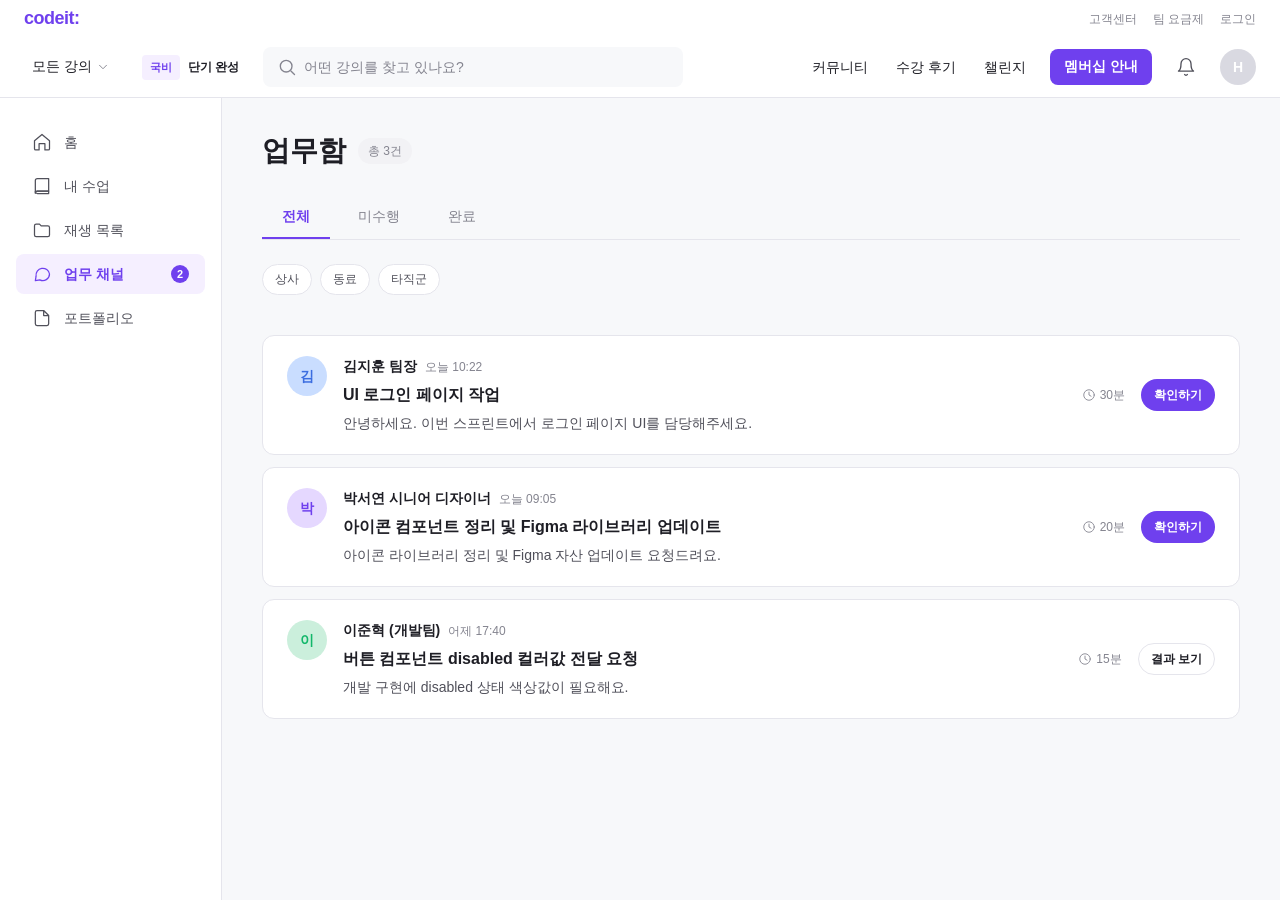
<file: s1-inbox.html>
<!DOCTYPE html>
<html lang="ko">
<head>
  <meta charset="UTF-8">
  <meta name="viewport" content="width=device-width, initial-scale=1.0">
  <title>S1 - 업무 채널 | TEOS</title>
  <link rel="stylesheet" href="css/tokens.css">
  <link rel="stylesheet" href="css/common.css">
  <link rel="stylesheet" href="css/s1.css">
  <link rel="stylesheet" href="css/responsive.css">
</head>
<body>
  <div class="app">
    <!-- GNB -->
    <header class="gnb">
      <div class="gnb__top">
        <a href="index.html" class="gnb__logo">codeit</a>
        <a href="#" class="gnb__top-link">고객센터</a>
        <a href="#" class="gnb__top-link">팀 요금제</a>
        <a href="#" class="gnb__top-link">로그인</a>
      </div>
      <div class="gnb__main">
        <button class="gnb__dropdown">모든 강의 <svg xmlns="http://www.w3.org/2000/svg" class="icon" viewBox="0 0 24 24" fill="none" stroke="currentColor" stroke-width="1.6" stroke-linecap="round" stroke-linejoin="round"><polyline points="6 9 12 15 18 9"/></svg></button>
        <span class="gnb__tag">국비</span>
        <span class="gnb__tag-label">단기 완성</span>
        <div class="gnb__search">
          <svg xmlns="http://www.w3.org/2000/svg" class="icon gnb__search-icon" viewBox="0 0 24 24" fill="none" stroke="currentColor" stroke-width="1.6" stroke-linecap="round" stroke-linejoin="round"><circle cx="11" cy="11" r="7"/><path d="m21 21-4.3-4.3"/></svg>
          <input type="text" class="gnb__search-input" placeholder="어떤 강의를 찾고 있나요?">
        </div>
        <nav class="gnb__menu">
          <a href="#" class="gnb__menu-link">커뮤니티</a>
          <a href="#" class="gnb__menu-link">수강 후기</a>
          <a href="#" class="gnb__menu-link">챌린지</a>
        </nav>
        <div class="gnb__actions">
          <button class="gnb__btn-primary">멤버십 안내</button>
          <button class="gnb__icon-btn" aria-label="알림">
            <svg xmlns="http://www.w3.org/2000/svg" class="icon" viewBox="0 0 24 24" fill="none" stroke="currentColor" stroke-width="1.6" stroke-linecap="round" stroke-linejoin="round"><path d="M6 8a6 6 0 0 1 12 0c0 7 3 9 3 9H3s3-2 3-9"/><path d="M10.3 21a2 2 0 0 0 3.4 0"/></svg>
          </button>
          <div class="gnb__avatar">H</div>
        </div>
      </div>
    </header>

    <div class="app__body">
      <!-- Sidebar -->
      <aside class="sidebar">
        <a href="#" class="sidebar__item">
          <svg xmlns="http://www.w3.org/2000/svg" class="icon" viewBox="0 0 24 24" fill="none" stroke="currentColor" stroke-width="1.5" stroke-linecap="round" stroke-linejoin="round"><path d="M3 10.5 12 3l9 7.5V20a1.5 1.5 0 0 1-1.5 1.5h-4V14h-7v7.5h-4A1.5 1.5 0 0 1 3 20z"/></svg>
          홈
        </a>
        <a href="#" class="sidebar__item">
          <svg xmlns="http://www.w3.org/2000/svg" class="icon" viewBox="0 0 24 24" fill="none" stroke="currentColor" stroke-width="1.5" stroke-linecap="round" stroke-linejoin="round"><path d="M4 5.5A2.5 2.5 0 0 1 6.5 3H20v15H6.5A2.5 2.5 0 0 0 4 20.5z"/><path d="M4 20.5A2.5 2.5 0 0 1 6.5 18H20v3H6.5A2.5 2.5 0 0 1 4 18.5"/></svg>
          내 수업
        </a>
        <a href="#" class="sidebar__item">
          <svg xmlns="http://www.w3.org/2000/svg" class="icon" viewBox="0 0 24 24" fill="none" stroke="currentColor" stroke-width="1.5" stroke-linecap="round" stroke-linejoin="round"><path d="M3 7a2 2 0 0 1 2-2h4l2 2h8a2 2 0 0 1 2 2v9a2 2 0 0 1-2 2H5a2 2 0 0 1-2-2z"/></svg>
          재생 목록
        </a>
        <a href="s1-inbox.html" class="sidebar__item sidebar__item--active">
          <svg xmlns="http://www.w3.org/2000/svg" class="icon" viewBox="0 0 24 24" fill="none" stroke="currentColor" stroke-width="1.5" stroke-linecap="round" stroke-linejoin="round"><path d="M21 12a8 8 0 0 1-11.6 7.1L4 20l.9-5.4A8 8 0 1 1 21 12Z"/></svg>
          업무 채널
          <span class="sidebar__badge">2</span>
        </a>
        <a href="s6-portfolio.html" class="sidebar__item">
          <svg xmlns="http://www.w3.org/2000/svg" class="icon" viewBox="0 0 24 24" fill="none" stroke="currentColor" stroke-width="1.5" stroke-linecap="round" stroke-linejoin="round"><path d="M14 3H6a2 2 0 0 0-2 2v14a2 2 0 0 0 2 2h12a2 2 0 0 0 2-2V9zM14 3v6h6"/></svg>
          포트폴리오
        </a>
      </aside>

      <!-- Main -->
      <main class="app__main">
        <div class="inbox">
          <div class="inbox__header">
            <div class="inbox__title-row">
              <h1 class="inbox__title">업무함</h1>
              <span class="inbox__count">총 3건</span>
            </div>

            <div class="inbox__tabs">
              <div class="tabs">
                <div class="tabs__item tabs__item--active">전체</div>
                <div class="tabs__item">미수행</div>
                <div class="tabs__item">완료</div>
              </div>
            </div>

            <div class="inbox__chips">
              <button class="chip">상사</button>
              <button class="chip">동료</button>
              <button class="chip">타직군</button>
            </div>
          </div>

          <ul class="inbox__list">
            <li>
              <a href="s2-detail.html" class="inbox__item">
                <div class="avatar avatar--blue">김</div>
                <div class="inbox__item-body">
                  <div class="inbox__item-head">
                    <span class="inbox__item-sender">김지훈 팀장</span>
                    <span class="inbox__item-time">오늘 10:22</span>
                  </div>
                  <h3 class="inbox__item-title">UI 로그인 페이지 작업</h3>
                  <p class="inbox__item-desc">안녕하세요. 이번 스프린트에서 로그인 페이지 UI를 담당해주세요.</p>
                </div>
                <div class="inbox__item-meta">
                  <span class="inbox__item-time-chip">
                    <svg xmlns="http://www.w3.org/2000/svg" class="icon" viewBox="0 0 24 24" fill="none" stroke="currentColor" stroke-width="1.5" stroke-linecap="round" stroke-linejoin="round"><circle cx="12" cy="12" r="9"/><polyline points="12 7 12 12 15.5 14"/></svg>
                    30분
                  </span>
                  <button class="btn btn--primary btn--pill btn--sm">확인하기</button>
                </div>
              </a>
            </li>

            <li>
              <a href="s2-detail.html" class="inbox__item">
                <div class="avatar avatar--purple">박</div>
                <div class="inbox__item-body">
                  <div class="inbox__item-head">
                    <span class="inbox__item-sender">박서연 시니어 디자이너</span>
                    <span class="inbox__item-time">오늘 09:05</span>
                  </div>
                  <h3 class="inbox__item-title">아이콘 컴포넌트 정리 및 Figma 라이브러리 업데이트</h3>
                  <p class="inbox__item-desc">아이콘 라이브러리 정리 및 Figma 자산 업데이트 요청드려요.</p>
                </div>
                <div class="inbox__item-meta">
                  <span class="inbox__item-time-chip">
                    <svg xmlns="http://www.w3.org/2000/svg" class="icon" viewBox="0 0 24 24" fill="none" stroke="currentColor" stroke-width="1.5" stroke-linecap="round" stroke-linejoin="round"><circle cx="12" cy="12" r="9"/><polyline points="12 7 12 12 15.5 14"/></svg>
                    20분
                  </span>
                  <button class="btn btn--primary btn--pill btn--sm">확인하기</button>
                </div>
              </a>
            </li>

            <li>
              <a href="s5-complete.html" class="inbox__item">
                <div class="avatar avatar--green">이</div>
                <div class="inbox__item-body">
                  <div class="inbox__item-head">
                    <span class="inbox__item-sender">이준혁 (개발팀)</span>
                    <span class="inbox__item-time">어제 17:40</span>
                  </div>
                  <h3 class="inbox__item-title">버튼 컴포넌트 disabled 컬러값 전달 요청</h3>
                  <p class="inbox__item-desc">개발 구현에 disabled 상태 색상값이 필요해요.</p>
                </div>
                <div class="inbox__item-meta">
                  <span class="inbox__item-time-chip">
                    <svg xmlns="http://www.w3.org/2000/svg" class="icon" viewBox="0 0 24 24" fill="none" stroke="currentColor" stroke-width="1.5" stroke-linecap="round" stroke-linejoin="round"><circle cx="12" cy="12" r="9"/><polyline points="12 7 12 12 15.5 14"/></svg>
                    15분
                  </span>
                  <button class="btn btn--secondary btn--pill btn--sm">결과 보기</button>
                </div>
              </a>
            </li>
          </ul>
        </div>
      </main>
    </div>
  </div>

  <script src="js/main.js"></script>
</body>
</html>
</file>
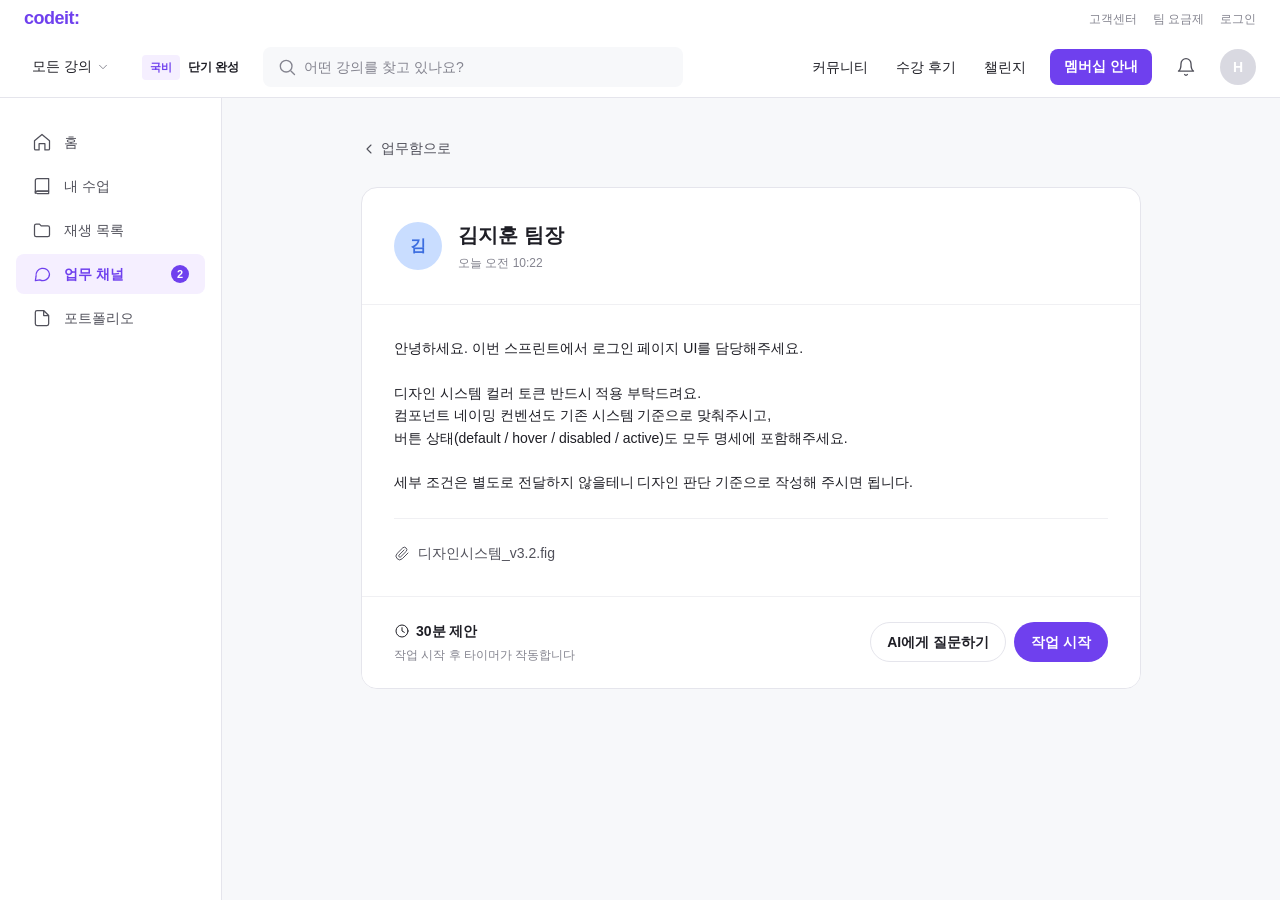
<file: s2-detail.html>
<!DOCTYPE html>
<html lang="ko">
<head>
  <meta charset="UTF-8">
  <meta name="viewport" content="width=device-width, initial-scale=1.0">
  <title>S2 - 업무 상세</title>
  <link rel="stylesheet" href="css/tokens.css">
  <link rel="stylesheet" href="css/common.css">
  <link rel="stylesheet" href="css/s2.css">
  <link rel="stylesheet" href="css/responsive.css">
</head>
<body>
  <div class="app">
    <header class="gnb">
      <div class="gnb__top">
        <a href="index.html" class="gnb__logo">codeit</a>
        <a href="#" class="gnb__top-link">고객센터</a>
        <a href="#" class="gnb__top-link">팀 요금제</a>
        <a href="#" class="gnb__top-link">로그인</a>
      </div>
      <div class="gnb__main">
        <button class="gnb__dropdown">모든 강의 <svg xmlns="http://www.w3.org/2000/svg" class="icon" viewBox="0 0 24 24" fill="none" stroke="currentColor" stroke-width="1.6" stroke-linecap="round" stroke-linejoin="round"><polyline points="6 9 12 15 18 9"/></svg></button>
        <span class="gnb__tag">국비</span>
        <span class="gnb__tag-label">단기 완성</span>
        <div class="gnb__search">
          <svg xmlns="http://www.w3.org/2000/svg" class="icon gnb__search-icon" viewBox="0 0 24 24" fill="none" stroke="currentColor" stroke-width="1.6" stroke-linecap="round" stroke-linejoin="round"><circle cx="11" cy="11" r="7"/><path d="m21 21-4.3-4.3"/></svg>
          <input type="text" class="gnb__search-input" placeholder="어떤 강의를 찾고 있나요?">
        </div>
        <nav class="gnb__menu">
          <a href="#" class="gnb__menu-link">커뮤니티</a>
          <a href="#" class="gnb__menu-link">수강 후기</a>
          <a href="#" class="gnb__menu-link">챌린지</a>
        </nav>
        <div class="gnb__actions">
          <button class="gnb__btn-primary">멤버십 안내</button>
          <button class="gnb__icon-btn" aria-label="알림">
            <svg xmlns="http://www.w3.org/2000/svg" class="icon" viewBox="0 0 24 24" fill="none" stroke="currentColor" stroke-width="1.6" stroke-linecap="round" stroke-linejoin="round"><path d="M6 8a6 6 0 0 1 12 0c0 7 3 9 3 9H3s3-2 3-9"/><path d="M10.3 21a2 2 0 0 0 3.4 0"/></svg>
          </button>
          <div class="gnb__avatar">H</div>
        </div>
      </div>
    </header>

    <div class="app__body">
      <aside class="sidebar">
        <a href="#" class="sidebar__item"><svg xmlns="http://www.w3.org/2000/svg" class="icon" viewBox="0 0 24 24" fill="none" stroke="currentColor" stroke-width="1.5" stroke-linecap="round" stroke-linejoin="round"><path d="M3 10.5 12 3l9 7.5V20a1.5 1.5 0 0 1-1.5 1.5h-4V14h-7v7.5h-4A1.5 1.5 0 0 1 3 20z"/></svg>홈</a>
        <a href="#" class="sidebar__item"><svg xmlns="http://www.w3.org/2000/svg" class="icon" viewBox="0 0 24 24" fill="none" stroke="currentColor" stroke-width="1.5" stroke-linecap="round" stroke-linejoin="round"><path d="M4 5.5A2.5 2.5 0 0 1 6.5 3H20v15H6.5A2.5 2.5 0 0 0 4 20.5z"/><path d="M4 20.5A2.5 2.5 0 0 1 6.5 18H20v3H6.5A2.5 2.5 0 0 1 4 18.5"/></svg>내 수업</a>
        <a href="#" class="sidebar__item"><svg xmlns="http://www.w3.org/2000/svg" class="icon" viewBox="0 0 24 24" fill="none" stroke="currentColor" stroke-width="1.5" stroke-linecap="round" stroke-linejoin="round"><path d="M3 7a2 2 0 0 1 2-2h4l2 2h8a2 2 0 0 1 2 2v9a2 2 0 0 1-2 2H5a2 2 0 0 1-2-2z"/></svg>재생 목록</a>
        <a href="s1-inbox.html" class="sidebar__item sidebar__item--active">
          <svg xmlns="http://www.w3.org/2000/svg" class="icon" viewBox="0 0 24 24" fill="none" stroke="currentColor" stroke-width="1.5" stroke-linecap="round" stroke-linejoin="round"><path d="M21 12a8 8 0 0 1-11.6 7.1L4 20l.9-5.4A8 8 0 1 1 21 12Z"/></svg>업무 채널
          <span class="sidebar__badge">2</span>
        </a>
        <a href="s6-portfolio.html" class="sidebar__item"><svg xmlns="http://www.w3.org/2000/svg" class="icon" viewBox="0 0 24 24" fill="none" stroke="currentColor" stroke-width="1.5" stroke-linecap="round" stroke-linejoin="round"><path d="M14 3H6a2 2 0 0 0-2 2v14a2 2 0 0 0 2 2h12a2 2 0 0 0 2-2V9zM14 3v6h6"/></svg>포트폴리오</a>
      </aside>

      <main class="app__main">
        <div class="detail">
          <a href="s1-inbox.html" class="detail__back">
            <svg xmlns="http://www.w3.org/2000/svg" class="icon icon-sm" viewBox="0 0 24 24" fill="none" stroke="currentColor" stroke-width="1.6" stroke-linecap="round" stroke-linejoin="round"><polyline points="15 18 9 12 15 6"/></svg>
            업무함으로
          </a>

          <article class="detail-card">
            <header class="detail-card__header">
              <div class="avatar avatar--blue avatar--lg">김</div>
              <div class="detail-card__header-text">
                <h2 class="detail-card__sender">김지훈 팀장</h2>
                <div class="detail-card__meta">오늘 오전 10:22</div>
              </div>
            </header>

            <div class="detail-card__body">
              <p class="detail-card__text">안녕하세요. 이번 스프린트에서 로그인 페이지 UI를 담당해주세요.

디자인 시스템 컬러 토큰 반드시 적용 부탁드려요.
컴포넌트 네이밍 컨벤션도 기존 시스템 기준으로 맞춰주시고,
버튼 상태(default / hover / disabled / active)도 모두 명세에 포함해주세요.

세부 조건은 별도로 전달하지 않을테니 디자인 판단 기준으로 작성해 주시면 됩니다.</p>
              <div class="detail-card__attach">
                <svg xmlns="http://www.w3.org/2000/svg" class="icon icon-sm" viewBox="0 0 24 24" fill="none" stroke="currentColor" stroke-width="1.5" stroke-linecap="round" stroke-linejoin="round"><path d="m21 12-8.5 8.5a5.5 5.5 0 1 1-7.8-7.8l8.5-8.5a3.7 3.7 0 0 1 5.2 5.2l-8.5 8.5a1.9 1.9 0 0 1-2.6-2.6l7.8-7.8"/></svg>
                디자인시스템_v3.2.fig
              </div>
            </div>

            <div class="detail-card__cta">
              <div class="cta-bar">
                <div class="cta-bar__info">
                  <span class="cta-bar__time">
                    <svg xmlns="http://www.w3.org/2000/svg" class="icon icon-sm" viewBox="0 0 24 24" fill="none" stroke="currentColor" stroke-width="1.5" stroke-linecap="round" stroke-linejoin="round"><circle cx="12" cy="12" r="9"/><polyline points="12 7 12 12 15.5 14"/></svg>
                    30분 제안
                  </span>
                  <span class="cta-bar__hint">작업 시작 후 타이머가 작동합니다</span>
                </div>
                <div class="cta-bar__actions">
                  <a href="s4-ai-chat.html" class="btn btn--secondary btn--pill">AI에게 질문하기</a>
                  <a href="s3-editor.html" class="btn btn--primary btn--pill">작업 시작</a>
                </div>
              </div>
            </div>
          </article>
        </div>
      </main>
    </div>
  </div>
  <script src="js/main.js"></script>
</body>
</html>
</file>
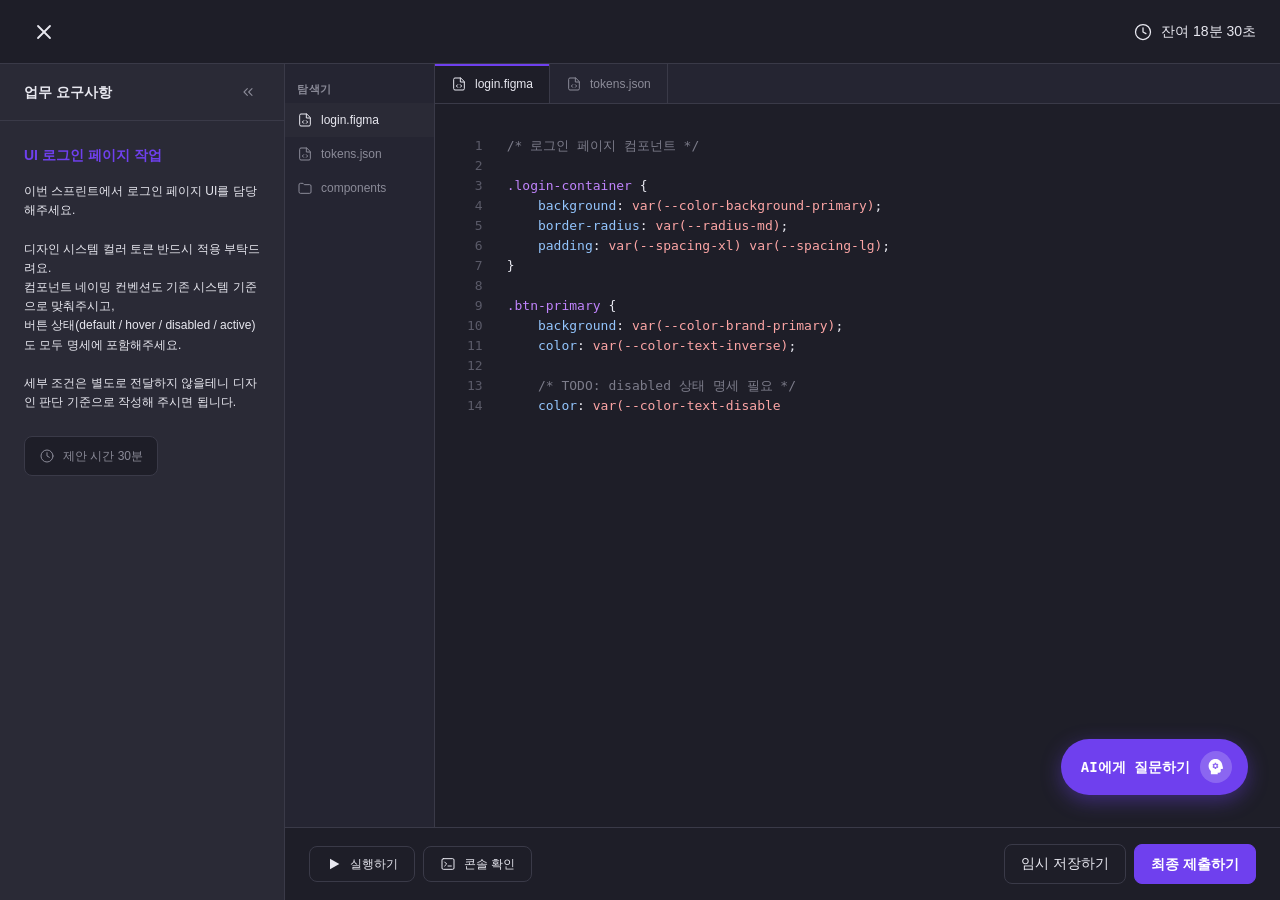
<file: s3-editor.html>
<!DOCTYPE html>
<html lang="ko">
<head>
  <meta charset="UTF-8">
  <meta name="viewport" content="width=device-width, initial-scale=1.0">
  <title>S3 - 에디터</title>
  <link rel="stylesheet" href="css/tokens.css">
  <link rel="stylesheet" href="css/common.css">
  <link rel="stylesheet" href="css/s3.css">
  <link rel="stylesheet" href="css/responsive.css">
</head>
<body>
  <div class="editor-app">
    <!-- NavBar -->
    <header class="editor-navbar">
      <a href="s2-detail.html" class="editor-navbar__close" aria-label="닫기">
        <svg xmlns="http://www.w3.org/2000/svg" class="icon icon-lg" viewBox="0 0 24 24" fill="none" stroke="currentColor" stroke-width="1.8" stroke-linecap="round" stroke-linejoin="round"><line x1="6" y1="6" x2="18" y2="18"/><line x1="18" y1="6" x2="6" y2="18"/></svg>
      </a>
      <div class="editor-navbar__timer">
        <svg xmlns="http://www.w3.org/2000/svg" class="icon" viewBox="0 0 24 24" fill="none" stroke="currentColor" stroke-width="1.5" stroke-linecap="round" stroke-linejoin="round"><circle cx="12" cy="12" r="9"/><polyline points="12 7 12 12 15.5 14"/></svg>
        잔여 18분 30초
      </div>
    </header>

    <!-- Body -->
    <div class="editor">
      <!-- Requirements Panel -->
      <aside class="editor__req-panel">
        <div class="editor__req-header">
          <h2 class="editor__req-title">업무 요구사항</h2>
          <button class="editor__req-collapse" aria-label="접기">
            <svg xmlns="http://www.w3.org/2000/svg" class="icon icon-sm" viewBox="0 0 24 24" fill="none" stroke="currentColor" stroke-width="1.6" stroke-linecap="round" stroke-linejoin="round"><polyline points="11 17 6 12 11 7"/><polyline points="18 17 13 12 18 7"/></svg>
          </button>
        </div>
        <div class="editor__req-body">
          <h3 class="editor__req-task-title">UI 로그인 페이지 작업</h3>
          <p class="editor__req-task-desc">이번 스프린트에서 로그인 페이지 UI를 담당해주세요.

디자인 시스템 컬러 토큰 반드시 적용 부탁드려요.
컴포넌트 네이밍 컨벤션도 기존 시스템 기준으로 맞춰주시고,
버튼 상태(default / hover / disabled / active)도 모두 명세에 포함해주세요.

세부 조건은 별도로 전달하지 않을테니 디자인 판단 기준으로 작성해 주시면 됩니다.</p>
          <div class="editor__req-time-chip">
            <svg xmlns="http://www.w3.org/2000/svg" class="icon icon-sm" viewBox="0 0 24 24" fill="none" stroke="currentColor" stroke-width="1.5" stroke-linecap="round" stroke-linejoin="round"><circle cx="12" cy="12" r="9"/><polyline points="12 7 12 12 15.5 14"/></svg>
            제안 시간 30분
          </div>
        </div>
      </aside>

      <!-- Main Editor -->
      <section class="editor__main">
        <div class="editor__workspace">
          <!-- File Tree -->
          <nav class="editor__file-tree">
            <div class="editor__file-tree-title">탐색기</div>
            <div class="editor__file-tree-item editor__file-tree-item--active">
              <svg xmlns="http://www.w3.org/2000/svg" class="icon icon-sm" viewBox="0 0 24 24" fill="none" stroke="currentColor" stroke-width="1.5" stroke-linecap="round" stroke-linejoin="round"><path d="M14 3H6a2 2 0 0 0-2 2v14a2 2 0 0 0 2 2h12a2 2 0 0 0 2-2V9zM14 3v6h6"/>
    <path d="m10 13-2 2 2 2m4-4 2 2-2 2"/></svg>
              login.figma
            </div>
            <div class="editor__file-tree-item">
              <svg xmlns="http://www.w3.org/2000/svg" class="icon icon-sm" viewBox="0 0 24 24" fill="none" stroke="currentColor" stroke-width="1.5" stroke-linecap="round" stroke-linejoin="round"><path d="M14 3H6a2 2 0 0 0-2 2v14a2 2 0 0 0 2 2h12a2 2 0 0 0 2-2V9zM14 3v6h6"/>
    <path d="m10 13-2 2 2 2m4-4 2 2-2 2"/></svg>
              tokens.json
            </div>
            <div class="editor__file-tree-item">
              <svg xmlns="http://www.w3.org/2000/svg" class="icon icon-sm" viewBox="0 0 24 24" fill="none" stroke="currentColor" stroke-width="1.5" stroke-linecap="round" stroke-linejoin="round"><path d="M3 7a2 2 0 0 1 2-2h4l2 2h8a2 2 0 0 1 2 2v9a2 2 0 0 1-2 2H5a2 2 0 0 1-2-2z"/></svg>
              components
            </div>
          </nav>

          <!-- Code Pane -->
          <div class="editor__pane">
            <div class="editor__tabs">
              <div class="editor__tab editor__tab--active">
                <svg xmlns="http://www.w3.org/2000/svg" class="icon icon-sm" viewBox="0 0 24 24" fill="none" stroke="currentColor" stroke-width="1.5" stroke-linecap="round" stroke-linejoin="round"><path d="M14 3H6a2 2 0 0 0-2 2v14a2 2 0 0 0 2 2h12a2 2 0 0 0 2-2V9zM14 3v6h6"/>
    <path d="m10 13-2 2 2 2m4-4 2 2-2 2"/></svg>
                login.figma
              </div>
              <div class="editor__tab">
                <svg xmlns="http://www.w3.org/2000/svg" class="icon icon-sm" viewBox="0 0 24 24" fill="none" stroke="currentColor" stroke-width="1.5" stroke-linecap="round" stroke-linejoin="round"><path d="M14 3H6a2 2 0 0 0-2 2v14a2 2 0 0 0 2 2h12a2 2 0 0 0 2-2V9zM14 3v6h6"/>
    <path d="m10 13-2 2 2 2m4-4 2 2-2 2"/></svg>
                tokens.json
              </div>
            </div>

            <div class="editor__code-area">
              <div class="editor__code-wrapper">
                <div class="editor__line-numbers">1<br>
2<br>
3<br>
4<br>
5<br>
6<br>
7<br>
8<br>
9<br>
10<br>
11<br>
12<br>
13<br>
14</div>
                <div class="editor__code"><span class="tok-comment">/* 로그인 페이지 컴포넌트 */</span>

<span class="tok-selector">.login-container</span> {
    <span class="tok-property">background</span>: <span class="tok-value">var(--color-background-primary)</span>;
    <span class="tok-property">border-radius</span>: <span class="tok-value">var(--radius-md)</span>;
    <span class="tok-property">padding</span>: <span class="tok-value">var(--spacing-xl) var(--spacing-lg)</span>;
}

<span class="tok-selector">.btn-primary</span> {
    <span class="tok-property">background</span>: <span class="tok-value">var(--color-brand-primary)</span>;
    <span class="tok-property">color</span>: <span class="tok-value">var(--color-text-inverse)</span>;

    <span class="tok-comment">/* TODO: disabled 상태 명세 필요 */</span>
    <span class="tok-property">color</span>: <span class="tok-value">var(--color-text-disable</span>
</div>
              </div>

              <a href="s4-ai-chat.html" class="editor__floating-ai">
                AI에게 질문하기
                <span class="editor__floating-ai-bubble">
                  <svg xmlns="http://www.w3.org/2000/svg" class="icon icon-sm" width="13" height="14" viewBox="0 0 13 14" fill="none" aria-hidden="true">
                    <path d="M5.33333 8.66667H6.66667L6.76667 7.83333C6.85556 7.8 6.93611 7.76111 7.00833 7.71667C7.08056 7.67222 7.14444 7.62222 7.2 7.56667L7.96667 7.9L8.63333 6.76667L7.96667 6.26667C7.98889 6.17778 8 6.08889 8 6C8 5.91111 7.98889 5.82222 7.96667 5.73333L8.63333 5.23333L7.96667 4.1L7.2 4.43333C7.14444 4.37778 7.08056 4.32778 7.00833 4.28333C6.93611 4.23889 6.85556 4.2 6.76667 4.16667L6.66667 3.33333H5.33333L5.23333 4.16667C5.14444 4.2 5.06389 4.23889 4.99167 4.28333C4.91944 4.32778 4.85556 4.37778 4.8 4.43333L4.03333 4.1L3.36667 5.23333L4.03333 5.73333C4.01111 5.82222 4 5.91111 4 6C4 6.08889 4.01111 6.17778 4.03333 6.26667L3.36667 6.76667L4.03333 7.9L4.8 7.56667C4.85556 7.62222 4.91944 7.67222 4.99167 7.71667C5.06389 7.76111 5.14444 7.8 5.23333 7.83333L5.33333 8.66667V8.66667M6 7C5.72222 7 5.48611 6.90278 5.29167 6.70833C5.09722 6.51389 5 6.27778 5 6C5 5.72222 5.09722 5.48611 5.29167 5.29167C5.48611 5.09722 5.72222 5 6 5C6.27778 5 6.51389 5.09722 6.70833 5.29167C6.90278 5.48611 7 5.72222 7 6C7 6.27778 6.90278 6.51389 6.70833 6.70833C6.51389 6.90278 6.27778 7 6 7V7M2 13.3333V10.4667C1.36667 9.88889 0.875 9.21389 0.525 8.44167C0.175 7.66944 0 6.85556 0 6C0 4.33333 0.583333 2.91667 1.75 1.75C2.91667 0.583333 4.33333 0 6 0C7.38889 0 8.61944 0.408333 9.69167 1.225C10.7639 2.04167 11.4611 3.10556 11.7833 4.41667L12.65 7.83333C12.7056 8.04444 12.6667 8.23611 12.5333 8.40833C12.4 8.58056 12.2222 8.66667 12 8.66667H10.6667V10.6667C10.6667 11.0333 10.5361 11.3472 10.275 11.6083C10.0139 11.8694 9.7 12 9.33333 12H8V13.3333H2V13.3333" fill="currentColor"/>
                  </svg>
                </span>
              </a>
            </div>
          </div>
        </div>

        <div class="editor__action-bar">
          <div class="editor__action-group">
            <button class="editor-btn">
              <svg xmlns="http://www.w3.org/2000/svg" class="icon icon-sm" viewBox="0 0 24 24" fill="currentColor"><polygon points="6 4 20 12 6 20 6 4"/></svg>
              실행하기
            </button>
            <button class="editor-btn">
              <svg xmlns="http://www.w3.org/2000/svg" class="icon icon-sm" viewBox="0 0 24 24" fill="none" stroke="currentColor" stroke-width="1.5" stroke-linecap="round" stroke-linejoin="round"><rect x="3" y="4" width="18" height="16" rx="2"/><polyline points="7 9 10 12 7 15"/><line x1="12" y1="15" x2="17" y2="15"/></svg>
              콘솔 확인
            </button>
          </div>
          <div class="editor__action-group">
            <button class="editor-btn editor-btn--ghost">임시 저장하기</button>
            <a href="s5-complete.html" class="editor-btn editor-btn--primary">최종 제출하기</a>
          </div>
        </div>
      </section>
    </div>
  </div>
  <script src="js/main.js"></script>
</body>
</html>
</file>
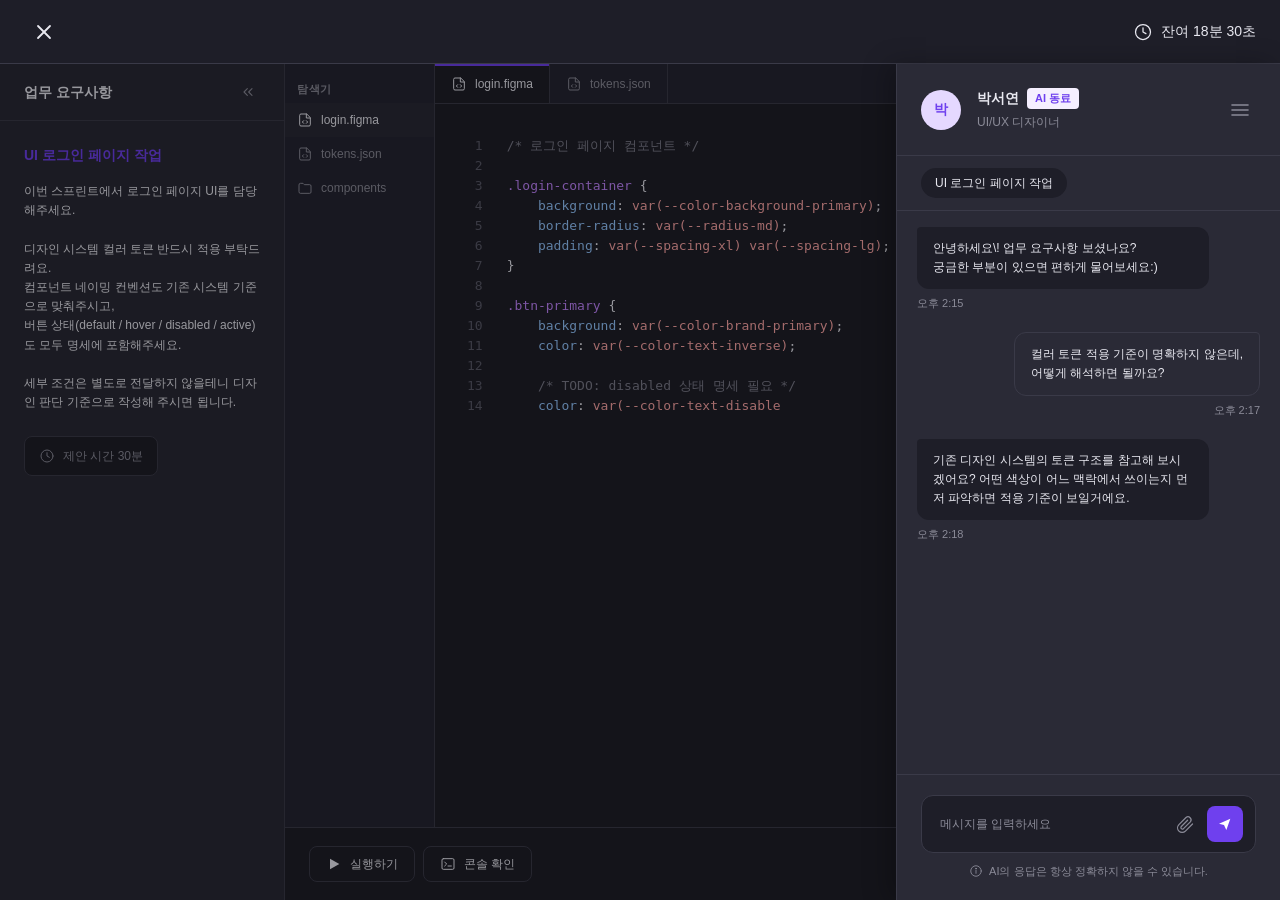
<file: s4-ai-chat.html>
<!DOCTYPE html>
<html lang="ko">
<head>
  <meta charset="UTF-8">
  <meta name="viewport" content="width=device-width, initial-scale=1.0">
  <title>S4 - AI 다이렉트 메시지</title>
  <link rel="stylesheet" href="css/tokens.css">
  <link rel="stylesheet" href="css/common.css">
  <link rel="stylesheet" href="css/s3.css">
  <link rel="stylesheet" href="css/s4.css">
  <link rel="stylesheet" href="css/responsive.css">
</head>
<body>
  <div class="editor-app">
    <header class="editor-navbar">
      <a href="s3-editor.html" class="editor-navbar__close" aria-label="닫기">
        <svg xmlns="http://www.w3.org/2000/svg" class="icon icon-lg" viewBox="0 0 24 24" fill="none" stroke="currentColor" stroke-width="1.8" stroke-linecap="round" stroke-linejoin="round"><line x1="6" y1="6" x2="18" y2="18"/><line x1="18" y1="6" x2="6" y2="18"/></svg>
      </a>
      <div class="editor-navbar__timer">
        <svg xmlns="http://www.w3.org/2000/svg" class="icon" viewBox="0 0 24 24" fill="none" stroke="currentColor" stroke-width="1.5" stroke-linecap="round" stroke-linejoin="round"><circle cx="12" cy="12" r="9"/><polyline points="12 7 12 12 15.5 14"/></svg>
        잔여 18분 30초
      </div>
    </header>

    <div class="editor" style="position: relative;">
      <!-- Requirements Panel -->
      <aside class="editor__req-panel">
        <div class="editor__req-header">
          <h2 class="editor__req-title">업무 요구사항</h2>
          <button class="editor__req-collapse" aria-label="접기">
            <svg xmlns="http://www.w3.org/2000/svg" class="icon icon-sm" viewBox="0 0 24 24" fill="none" stroke="currentColor" stroke-width="1.6" stroke-linecap="round" stroke-linejoin="round"><polyline points="11 17 6 12 11 7"/><polyline points="18 17 13 12 18 7"/></svg>
          </button>
        </div>
        <div class="editor__req-body">
          <h3 class="editor__req-task-title">UI 로그인 페이지 작업</h3>
          <p class="editor__req-task-desc">이번 스프린트에서 로그인 페이지 UI를 담당해주세요.

디자인 시스템 컬러 토큰 반드시 적용 부탁드려요.
컴포넌트 네이밍 컨벤션도 기존 시스템 기준으로 맞춰주시고,
버튼 상태(default / hover / disabled / active)도 모두 명세에 포함해주세요.

세부 조건은 별도로 전달하지 않을테니 디자인 판단 기준으로 작성해 주시면 됩니다.</p>
          <div class="editor__req-time-chip">
            <svg xmlns="http://www.w3.org/2000/svg" class="icon icon-sm" viewBox="0 0 24 24" fill="none" stroke="currentColor" stroke-width="1.5" stroke-linecap="round" stroke-linejoin="round"><circle cx="12" cy="12" r="9"/><polyline points="12 7 12 12 15.5 14"/></svg>
            제안 시간 30분
          </div>
        </div>
      </aside>

      <!-- Main Editor (dimmed) -->
      <section class="editor__main">
        <div class="editor__workspace">
          <nav class="editor__file-tree">
            <div class="editor__file-tree-title">탐색기</div>
            <div class="editor__file-tree-item editor__file-tree-item--active">
              <svg xmlns="http://www.w3.org/2000/svg" class="icon icon-sm" viewBox="0 0 24 24" fill="none" stroke="currentColor" stroke-width="1.5" stroke-linecap="round" stroke-linejoin="round"><path d="M14 3H6a2 2 0 0 0-2 2v14a2 2 0 0 0 2 2h12a2 2 0 0 0 2-2V9zM14 3v6h6"/>
    <path d="m10 13-2 2 2 2m4-4 2 2-2 2"/></svg>
              login.figma
            </div>
            <div class="editor__file-tree-item">
              <svg xmlns="http://www.w3.org/2000/svg" class="icon icon-sm" viewBox="0 0 24 24" fill="none" stroke="currentColor" stroke-width="1.5" stroke-linecap="round" stroke-linejoin="round"><path d="M14 3H6a2 2 0 0 0-2 2v14a2 2 0 0 0 2 2h12a2 2 0 0 0 2-2V9zM14 3v6h6"/>
    <path d="m10 13-2 2 2 2m4-4 2 2-2 2"/></svg>
              tokens.json
            </div>
            <div class="editor__file-tree-item">
              <svg xmlns="http://www.w3.org/2000/svg" class="icon icon-sm" viewBox="0 0 24 24" fill="none" stroke="currentColor" stroke-width="1.5" stroke-linecap="round" stroke-linejoin="round"><path d="M3 7a2 2 0 0 1 2-2h4l2 2h8a2 2 0 0 1 2 2v9a2 2 0 0 1-2 2H5a2 2 0 0 1-2-2z"/></svg>
              components
            </div>
          </nav>

          <div class="editor__pane">
            <div class="editor__tabs">
              <div class="editor__tab editor__tab--active">
                <svg xmlns="http://www.w3.org/2000/svg" class="icon icon-sm" viewBox="0 0 24 24" fill="none" stroke="currentColor" stroke-width="1.5" stroke-linecap="round" stroke-linejoin="round"><path d="M14 3H6a2 2 0 0 0-2 2v14a2 2 0 0 0 2 2h12a2 2 0 0 0 2-2V9zM14 3v6h6"/>
    <path d="m10 13-2 2 2 2m4-4 2 2-2 2"/></svg>
                login.figma
              </div>
              <div class="editor__tab">
                <svg xmlns="http://www.w3.org/2000/svg" class="icon icon-sm" viewBox="0 0 24 24" fill="none" stroke="currentColor" stroke-width="1.5" stroke-linecap="round" stroke-linejoin="round"><path d="M14 3H6a2 2 0 0 0-2 2v14a2 2 0 0 0 2 2h12a2 2 0 0 0 2-2V9zM14 3v6h6"/>
    <path d="m10 13-2 2 2 2m4-4 2 2-2 2"/></svg>
                tokens.json
              </div>
            </div>

            <div class="editor__code-area">
              <div class="editor__code-wrapper">
                <div class="editor__line-numbers">1<br>
2<br>
3<br>
4<br>
5<br>
6<br>
7<br>
8<br>
9<br>
10<br>
11<br>
12<br>
13<br>
14
</div>
                <div class="editor__code"><span class="tok-comment">/* 로그인 페이지 컴포넌트 */</span>

<span class="tok-selector">.login-container</span> {
    <span class="tok-property">background</span>: <span class="tok-value">var(--color-background-primary)</span>;
    <span class="tok-property">border-radius</span>: <span class="tok-value">var(--radius-md)</span>;
    <span class="tok-property">padding</span>: <span class="tok-value">var(--spacing-xl) var(--spacing-lg)</span>;
}

<span class="tok-selector">.btn-primary</span> {
    <span class="tok-property">background</span>: <span class="tok-value">var(--color-brand-primary)</span>;
    <span class="tok-property">color</span>: <span class="tok-value">var(--color-text-inverse)</span>;

    <span class="tok-comment">/* TODO: disabled 상태 명세 필요 */</span>
    <span class="tok-property">color</span>: <span class="tok-value">var(--color-text-disable</span>
</div>
              </div>
            </div>
          </div>
        </div>

        <div class="editor__action-bar">
          <div class="editor__action-group">
            <button class="editor-btn">
              <svg xmlns="http://www.w3.org/2000/svg" class="icon icon-sm" viewBox="0 0 24 24" fill="currentColor"><polygon points="6 4 20 12 6 20 6 4"/></svg>
              실행하기
            </button>
            <button class="editor-btn">
              <svg xmlns="http://www.w3.org/2000/svg" class="icon icon-sm" viewBox="0 0 24 24" fill="none" stroke="currentColor" stroke-width="1.5" stroke-linecap="round" stroke-linejoin="round"><rect x="3" y="4" width="18" height="16" rx="2"/><polyline points="7 9 10 12 7 15"/><line x1="12" y1="15" x2="17" y2="15"/></svg>
              콘솔 확인
            </button>
          </div>
        </div>
      </section>

      <!-- Dim overlay -->
      <div class="editor__dim-overlay"></div>

      <!-- AI Chat Panel -->
      <aside class="aside-chat">
        <header class="aside-chat__header">
          <div class="avatar avatar--purple">박</div>
          <div class="aside-chat__header-info">
            <div class="aside-chat__name-row">
              <span class="aside-chat__name">박서연</span>
              <span class="aside-chat__ai-badge">AI 동료</span>
            </div>
            <div class="aside-chat__role">UI/UX 디자이너</div>
          </div>
          <button class="aside-chat__menu" aria-label="메뉴">
            <svg xmlns="http://www.w3.org/2000/svg" class="icon icon-lg" viewBox="0 0 24 24" fill="none" stroke="currentColor" stroke-width="1.6" stroke-linecap="round" stroke-linejoin="round"><line x1="4" y1="7" x2="20" y2="7"/><line x1="4" y1="12" x2="20" y2="12"/><line x1="4" y1="17" x2="20" y2="17"/></svg>
          </button>
        </header>

        <div class="aside-chat__context-chip">
          <span class="aside-chat__context-chip-inner">UI 로그인 페이지 작업</span>
        </div>

        <div class="aside-chat__body">
          <div class="chat-msg chat-msg--ai">
            <div class="chat-msg__bubble">안녕하세요\! 업무 요구사항 보셨나요?<br>궁금한 부분이 있으면 편하게 물어보세요:)</div>
            <div class="chat-msg__time">오후 2:15</div>
          </div>
          <div class="chat-msg chat-msg--user">
            <div class="chat-msg__bubble">컬러 토큰 적용 기준이 명확하지 않은데,<br>어떻게 해석하면 될까요?</div>
            <div class="chat-msg__time">오후 2:17</div>
          </div>
          <div class="chat-msg chat-msg--ai">
            <div class="chat-msg__bubble">기존 디자인 시스템의 토큰 구조를 참고해 보시겠어요? 어떤 색상이 어느 맥락에서 쓰이는지 먼저 파악하면 적용 기준이 보일거에요.</div>
            <div class="chat-msg__time">오후 2:18</div>
          </div>
        </div>

        <div class="aside-chat__input-bar">
          <div class="aside-chat__input-box">
            <input type="text" class="aside-chat__input" placeholder="메시지를 입력하세요">
            <button class="aside-chat__attach-btn" aria-label="파일 첨부">
              <svg xmlns="http://www.w3.org/2000/svg" class="icon" viewBox="0 0 24 24" fill="none" stroke="currentColor" stroke-width="1.5" stroke-linecap="round" stroke-linejoin="round"><path d="m21 12-8.5 8.5a5.5 5.5 0 1 1-7.8-7.8l8.5-8.5a3.7 3.7 0 0 1 5.2 5.2l-8.5 8.5a1.9 1.9 0 0 1-2.6-2.6l7.8-7.8"/></svg>
            </button>
            <button class="aside-chat__send-btn" aria-label="전송">
              <svg xmlns="http://www.w3.org/2000/svg" class="icon icon-sm" viewBox="0 0 24 24" fill="currentColor"><path d="M3 11.5 20 4 14 21l-3.5-7.5L3 11.5Z"/></svg>
            </button>
          </div>
          <div class="aside-chat__disclaimer">
            <svg xmlns="http://www.w3.org/2000/svg" class="icon icon-xs" viewBox="0 0 24 24" fill="none" stroke="currentColor" stroke-width="1.5" stroke-linecap="round" stroke-linejoin="round"><circle cx="12" cy="12" r="9"/><line x1="12" y1="11" x2="12" y2="16"/><circle cx="12" cy="8" r="0.8" fill="currentColor"/></svg>
            AI의 응답은 항상 정확하지 않을 수 있습니다.
          </div>
        </div>
      </aside>
    </div>
  </div>
  <script src="js/main.js"></script>
</body>
</html>
</file>
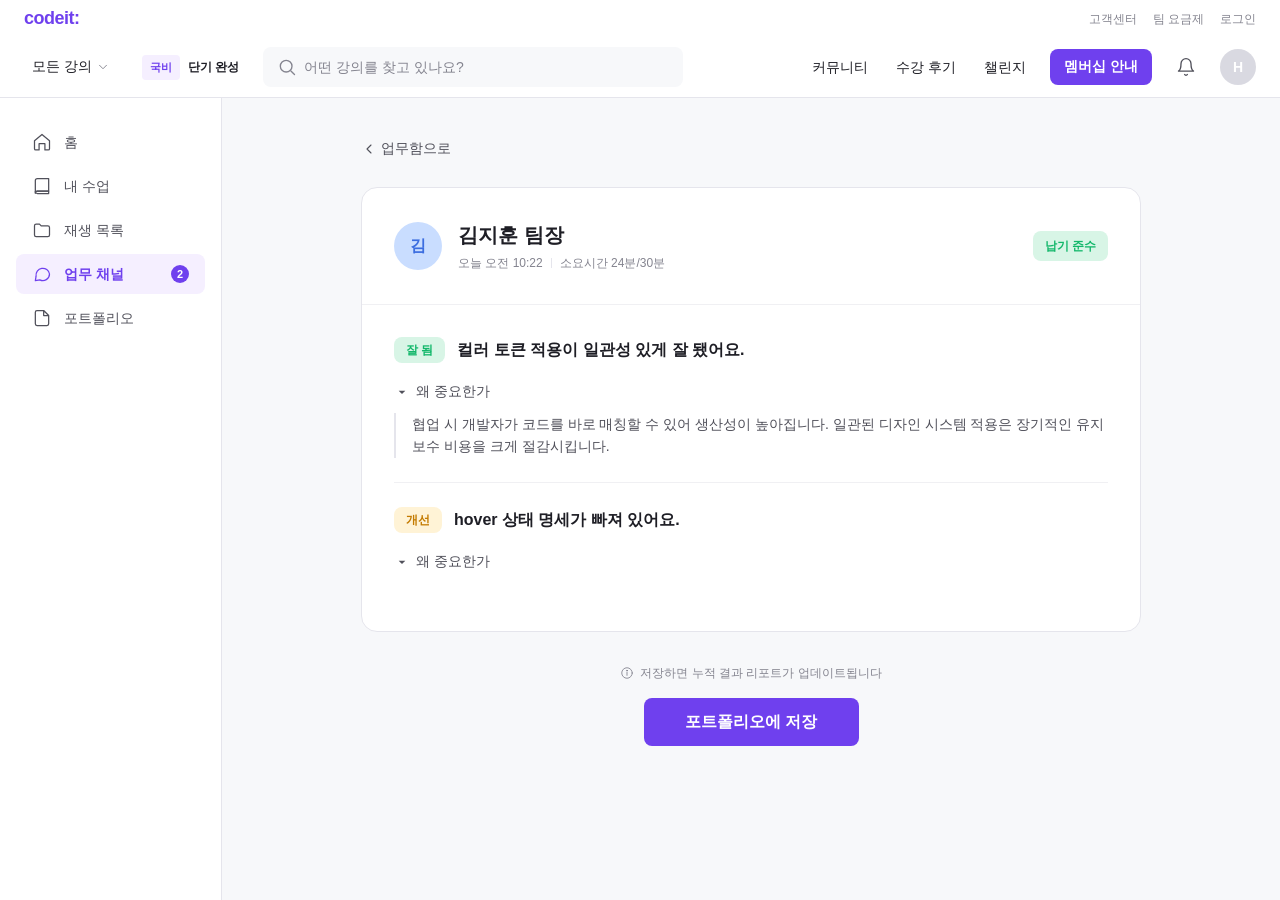
<file: s5-complete.html>
<!DOCTYPE html>
<html lang="ko">
<head>
  <meta charset="UTF-8">
  <meta name="viewport" content="width=device-width, initial-scale=1.0">
  <title>S5 - 업무 완료</title>
  <link rel="stylesheet" href="css/tokens.css">
  <link rel="stylesheet" href="css/common.css">
  <link rel="stylesheet" href="css/s2.css">
  <link rel="stylesheet" href="css/s5.css">
  <link rel="stylesheet" href="css/responsive.css">
</head>
<body>
  <div class="app">
    <header class="gnb">
      <div class="gnb__top">
        <a href="index.html" class="gnb__logo">codeit</a>
        <a href="#" class="gnb__top-link">고객센터</a>
        <a href="#" class="gnb__top-link">팀 요금제</a>
        <a href="#" class="gnb__top-link">로그인</a>
      </div>
      <div class="gnb__main">
        <button class="gnb__dropdown">모든 강의 <svg xmlns="http://www.w3.org/2000/svg" class="icon" viewBox="0 0 24 24" fill="none" stroke="currentColor" stroke-width="1.6" stroke-linecap="round" stroke-linejoin="round"><polyline points="6 9 12 15 18 9"/></svg></button>
        <span class="gnb__tag">국비</span>
        <span class="gnb__tag-label">단기 완성</span>
        <div class="gnb__search">
          <svg xmlns="http://www.w3.org/2000/svg" class="icon gnb__search-icon" viewBox="0 0 24 24" fill="none" stroke="currentColor" stroke-width="1.6" stroke-linecap="round" stroke-linejoin="round"><circle cx="11" cy="11" r="7"/><path d="m21 21-4.3-4.3"/></svg>
          <input type="text" class="gnb__search-input" placeholder="어떤 강의를 찾고 있나요?">
        </div>
        <nav class="gnb__menu">
          <a href="#" class="gnb__menu-link">커뮤니티</a>
          <a href="#" class="gnb__menu-link">수강 후기</a>
          <a href="#" class="gnb__menu-link">챌린지</a>
        </nav>
        <div class="gnb__actions">
          <button class="gnb__btn-primary">멤버십 안내</button>
          <button class="gnb__icon-btn" aria-label="알림">
            <svg xmlns="http://www.w3.org/2000/svg" class="icon" viewBox="0 0 24 24" fill="none" stroke="currentColor" stroke-width="1.6" stroke-linecap="round" stroke-linejoin="round"><path d="M6 8a6 6 0 0 1 12 0c0 7 3 9 3 9H3s3-2 3-9"/><path d="M10.3 21a2 2 0 0 0 3.4 0"/></svg>
          </button>
          <div class="gnb__avatar">H</div>
        </div>
      </div>
    </header>

    <div class="app__body">
      <aside class="sidebar">
        <a href="#" class="sidebar__item"><svg xmlns="http://www.w3.org/2000/svg" class="icon" viewBox="0 0 24 24" fill="none" stroke="currentColor" stroke-width="1.5" stroke-linecap="round" stroke-linejoin="round"><path d="M3 10.5 12 3l9 7.5V20a1.5 1.5 0 0 1-1.5 1.5h-4V14h-7v7.5h-4A1.5 1.5 0 0 1 3 20z"/></svg>홈</a>
        <a href="#" class="sidebar__item"><svg xmlns="http://www.w3.org/2000/svg" class="icon" viewBox="0 0 24 24" fill="none" stroke="currentColor" stroke-width="1.5" stroke-linecap="round" stroke-linejoin="round"><path d="M4 5.5A2.5 2.5 0 0 1 6.5 3H20v15H6.5A2.5 2.5 0 0 0 4 20.5z"/><path d="M4 20.5A2.5 2.5 0 0 1 6.5 18H20v3H6.5A2.5 2.5 0 0 1 4 18.5"/></svg>내 수업</a>
        <a href="#" class="sidebar__item"><svg xmlns="http://www.w3.org/2000/svg" class="icon" viewBox="0 0 24 24" fill="none" stroke="currentColor" stroke-width="1.5" stroke-linecap="round" stroke-linejoin="round"><path d="M3 7a2 2 0 0 1 2-2h4l2 2h8a2 2 0 0 1 2 2v9a2 2 0 0 1-2 2H5a2 2 0 0 1-2-2z"/></svg>재생 목록</a>
        <a href="s1-inbox.html" class="sidebar__item sidebar__item--active">
          <svg xmlns="http://www.w3.org/2000/svg" class="icon" viewBox="0 0 24 24" fill="none" stroke="currentColor" stroke-width="1.5" stroke-linecap="round" stroke-linejoin="round"><path d="M21 12a8 8 0 0 1-11.6 7.1L4 20l.9-5.4A8 8 0 1 1 21 12Z"/></svg>업무 채널
          <span class="sidebar__badge">2</span>
        </a>
        <a href="s6-portfolio.html" class="sidebar__item"><svg xmlns="http://www.w3.org/2000/svg" class="icon" viewBox="0 0 24 24" fill="none" stroke="currentColor" stroke-width="1.5" stroke-linecap="round" stroke-linejoin="round"><path d="M14 3H6a2 2 0 0 0-2 2v14a2 2 0 0 0 2 2h12a2 2 0 0 0 2-2V9zM14 3v6h6"/></svg>포트폴리오</a>
      </aside>

      <main class="app__main">
        <div class="detail">
          <a href="s1-inbox.html" class="detail__back">
            <svg xmlns="http://www.w3.org/2000/svg" class="icon icon-sm" viewBox="0 0 24 24" fill="none" stroke="currentColor" stroke-width="1.6" stroke-linecap="round" stroke-linejoin="round"><polyline points="15 18 9 12 15 6"/></svg>
            업무함으로
          </a>

          <article class="detail-card">
            <header class="detail-card__header" style="justify-content: space-between;">
              <div style="display:flex; align-items:center; gap:16px;">
                <div class="avatar avatar--blue avatar--lg">김</div>
                <div class="detail-card__header-text">
                  <h2 class="detail-card__sender">김지훈 팀장</h2>
                  <div class="detail-card__meta">
                    <span>오늘 오전 10:22</span>
                    <span class="detail-card__meta-divider"></span>
                    <span>소요시간 24분/30분</span>
                  </div>
                </div>
              </div>
              <div class="complete-card__status-tag">납기 준수</div>
            </header>

            <div class="detail-card__body">
              <div class="feedback">
                <div class="feedback__head">
                  <span class="feedback__tag feedback__tag--good">잘 됨</span>
                  <h3 class="feedback__title">컬러 토큰 적용이 일관성 있게 잘 됐어요.</h3>
                </div>
                <button class="feedback__toggle">
                  <svg xmlns="http://www.w3.org/2000/svg" class="icon icon-sm" viewBox="0 0 24 24" fill="currentColor"><path d="M7 10l5 5 5-5z"/></svg>
                  왜 중요한가
                </button>
                <p class="feedback__desc">협업 시 개발자가 코드를 바로 매칭할 수 있어 생산성이 높아집니다. 일관된 디자인 시스템 적용은 장기적인 유지보수 비용을 크게 절감시킵니다.</p>
              </div>

              <div class="feedback">
                <div class="feedback__head">
                  <span class="feedback__tag feedback__tag--fix">개선</span>
                  <h3 class="feedback__title">hover 상태 명세가 빠져 있어요.</h3>
                </div>
                <button class="feedback__toggle">
                  <svg xmlns="http://www.w3.org/2000/svg" class="icon icon-sm" viewBox="0 0 24 24" fill="currentColor"><path d="M7 10l5 5 5-5z"/></svg>
                  왜 중요한가
                </button>
              </div>
            </div>
          </article>

          <div class="final-cta">
            <div class="final-cta__hint">
              <svg xmlns="http://www.w3.org/2000/svg" class="icon icon-xs" viewBox="0 0 24 24" fill="none" stroke="currentColor" stroke-width="1.5" stroke-linecap="round" stroke-linejoin="round"><circle cx="12" cy="12" r="9"/><line x1="12" y1="11" x2="12" y2="16"/><circle cx="12" cy="8" r="0.8" fill="currentColor"/></svg>
              저장하면 누적 결과 리포트가 업데이트됩니다
            </div>
            <div>
              <a href="s6-portfolio.html" class="final-cta__btn" style="display:inline-flex; align-items:center; justify-content:center; text-decoration:none;">포트폴리오에 저장</a>
            </div>
          </div>
        </div>
      </main>
    </div>
  </div>
  <script src="js/main.js"></script>
</body>
</html>
</file>
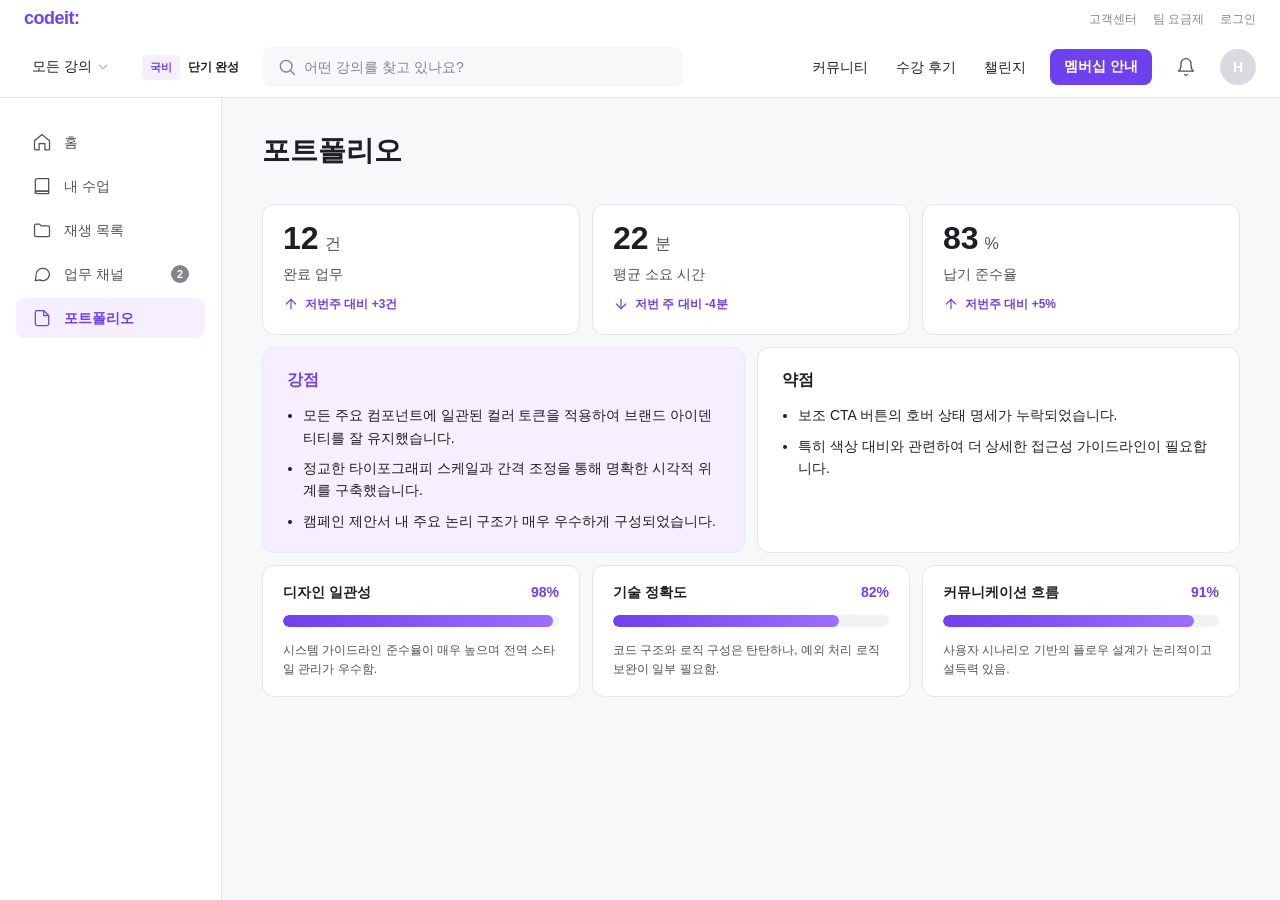
<file: s6-portfolio.html>
<!DOCTYPE html>
<html lang="ko">
<head>
  <meta charset="UTF-8">
  <meta name="viewport" content="width=device-width, initial-scale=1.0">
  <title>S6 - 포트폴리오</title>
  <link rel="stylesheet" href="css/tokens.css">
  <link rel="stylesheet" href="css/common.css">
  <link rel="stylesheet" href="css/s6.css">
  <link rel="stylesheet" href="css/responsive.css">
</head>
<body>
  <div class="app">
    <header class="gnb">
      <div class="gnb__top">
        <a href="index.html" class="gnb__logo">codeit</a>
        <a href="#" class="gnb__top-link">고객센터</a>
        <a href="#" class="gnb__top-link">팀 요금제</a>
        <a href="#" class="gnb__top-link">로그인</a>
      </div>
      <div class="gnb__main">
        <button class="gnb__dropdown">모든 강의 <svg xmlns="http://www.w3.org/2000/svg" class="icon" viewBox="0 0 24 24" fill="none" stroke="currentColor" stroke-width="1.6" stroke-linecap="round" stroke-linejoin="round"><polyline points="6 9 12 15 18 9"/></svg></button>
        <span class="gnb__tag">국비</span>
        <span class="gnb__tag-label">단기 완성</span>
        <div class="gnb__search">
          <svg xmlns="http://www.w3.org/2000/svg" class="icon gnb__search-icon" viewBox="0 0 24 24" fill="none" stroke="currentColor" stroke-width="1.6" stroke-linecap="round" stroke-linejoin="round"><circle cx="11" cy="11" r="7"/><path d="m21 21-4.3-4.3"/></svg>
          <input type="text" class="gnb__search-input" placeholder="어떤 강의를 찾고 있나요?">
        </div>
        <nav class="gnb__menu">
          <a href="#" class="gnb__menu-link">커뮤니티</a>
          <a href="#" class="gnb__menu-link">수강 후기</a>
          <a href="#" class="gnb__menu-link">챌린지</a>
        </nav>
        <div class="gnb__actions">
          <button class="gnb__btn-primary">멤버십 안내</button>
          <button class="gnb__icon-btn" aria-label="알림">
            <svg xmlns="http://www.w3.org/2000/svg" class="icon" viewBox="0 0 24 24" fill="none" stroke="currentColor" stroke-width="1.6" stroke-linecap="round" stroke-linejoin="round"><path d="M6 8a6 6 0 0 1 12 0c0 7 3 9 3 9H3s3-2 3-9"/><path d="M10.3 21a2 2 0 0 0 3.4 0"/></svg>
          </button>
          <div class="gnb__avatar">H</div>
        </div>
      </div>
    </header>

    <div class="app__body">
      <aside class="sidebar">
        <a href="#" class="sidebar__item"><svg xmlns="http://www.w3.org/2000/svg" class="icon" viewBox="0 0 24 24" fill="none" stroke="currentColor" stroke-width="1.5" stroke-linecap="round" stroke-linejoin="round"><path d="M3 10.5 12 3l9 7.5V20a1.5 1.5 0 0 1-1.5 1.5h-4V14h-7v7.5h-4A1.5 1.5 0 0 1 3 20z"/></svg>홈</a>
        <a href="#" class="sidebar__item"><svg xmlns="http://www.w3.org/2000/svg" class="icon" viewBox="0 0 24 24" fill="none" stroke="currentColor" stroke-width="1.5" stroke-linecap="round" stroke-linejoin="round"><path d="M4 5.5A2.5 2.5 0 0 1 6.5 3H20v15H6.5A2.5 2.5 0 0 0 4 20.5z"/><path d="M4 20.5A2.5 2.5 0 0 1 6.5 18H20v3H6.5A2.5 2.5 0 0 1 4 18.5"/></svg>내 수업</a>
        <a href="#" class="sidebar__item"><svg xmlns="http://www.w3.org/2000/svg" class="icon" viewBox="0 0 24 24" fill="none" stroke="currentColor" stroke-width="1.5" stroke-linecap="round" stroke-linejoin="round"><path d="M3 7a2 2 0 0 1 2-2h4l2 2h8a2 2 0 0 1 2 2v9a2 2 0 0 1-2 2H5a2 2 0 0 1-2-2z"/></svg>재생 목록</a>
        <a href="s1-inbox.html" class="sidebar__item">
          <svg xmlns="http://www.w3.org/2000/svg" class="icon" viewBox="0 0 24 24" fill="none" stroke="currentColor" stroke-width="1.5" stroke-linecap="round" stroke-linejoin="round"><path d="M21 12a8 8 0 0 1-11.6 7.1L4 20l.9-5.4A8 8 0 1 1 21 12Z"/></svg>업무 채널
          <span class="sidebar__badge">2</span>
        </a>
        <a href="s6-portfolio.html" class="sidebar__item sidebar__item--active">
          <svg xmlns="http://www.w3.org/2000/svg" class="icon" viewBox="0 0 24 24" fill="none" stroke="currentColor" stroke-width="1.5" stroke-linecap="round" stroke-linejoin="round"><path d="M14 3H6a2 2 0 0 0-2 2v14a2 2 0 0 0 2 2h12a2 2 0 0 0 2-2V9zM14 3v6h6"/></svg>포트폴리오
        </a>
      </aside>

      <main class="app__main">
        <div class="portfolio">
          <h1 class="portfolio__title">포트폴리오</h1>

          <!-- Row 1: Stats -->
          <div class="portfolio__stat-row">
            <div class="stat-card">
              <div class="stat-card__value-row">
                <span class="stat-card__value">12</span>
                <span class="stat-card__unit">건</span>
              </div>
              <div class="stat-card__label">완료 업무</div>
              <span class="stat-card__trend stat-card__trend--up">
                <svg xmlns="http://www.w3.org/2000/svg" class="icon icon-sm" viewBox="0 0 24 24" fill="none" stroke="currentColor" stroke-width="1.8" stroke-linecap="round" stroke-linejoin="round"><line x1="12" y1="19" x2="12" y2="5"/><polyline points="5 12 12 5 19 12"/></svg>
                저번주 대비 +3건
              </span>
            </div>

            <div class="stat-card">
              <div class="stat-card__value-row">
                <span class="stat-card__value">22</span>
                <span class="stat-card__unit">분</span>
              </div>
              <div class="stat-card__label">평균 소요 시간</div>
              <span class="stat-card__trend stat-card__trend--down">
                <svg xmlns="http://www.w3.org/2000/svg" class="icon icon-sm" viewBox="0 0 24 24" fill="none" stroke="currentColor" stroke-width="1.8" stroke-linecap="round" stroke-linejoin="round"><line x1="12" y1="5" x2="12" y2="19"/><polyline points="19 12 12 19 5 12"/></svg>
                저번 주 대비 -4분
              </span>
            </div>

            <div class="stat-card">
              <div class="stat-card__value-row">
                <span class="stat-card__value">83</span>
                <span class="stat-card__unit">%</span>
              </div>
              <div class="stat-card__label">납기 준수율</div>
              <span class="stat-card__trend stat-card__trend--up">
                <svg xmlns="http://www.w3.org/2000/svg" class="icon icon-sm" viewBox="0 0 24 24" fill="none" stroke="currentColor" stroke-width="1.8" stroke-linecap="round" stroke-linejoin="round"><line x1="12" y1="19" x2="12" y2="5"/><polyline points="5 12 12 5 19 12"/></svg>
                저번주 대비 +5%
              </span>
            </div>
          </div>

          <!-- Row 2: Strengths / Weaknesses -->
          <div class="portfolio__strengths-row">
            <div class="insight-card insight-card--strength">
              <h3 class="insight-card__title">강점</h3>
              <ul class="insight-card__list">
                <li>모든 주요 컴포넌트에 일관된 컬러 토큰을 적용하여 브랜드 아이덴티티를 잘 유지했습니다.</li>
                <li>정교한 타이포그래피 스케일과 간격 조정을 통해 명확한 시각적 위계를 구축했습니다.</li>
                <li>캠페인 제안서 내 주요 논리 구조가 매우 우수하게 구성되었습니다.</li>
              </ul>
            </div>
            <div class="insight-card">
              <h3 class="insight-card__title">약점</h3>
              <ul class="insight-card__list">
                <li>보조 CTA 버튼의 호버 상태 명세가 누락되었습니다.</li>
                <li>특히 색상 대비와 관련하여 더 상세한 접근성 가이드라인이 필요합니다.</li>
              </ul>
            </div>
          </div>

          <!-- Row 3: Progress -->
          <div class="portfolio__progress-row">
            <div class="progress-card">
              <div class="progress-card__head">
                <span class="progress-card__label">디자인 일관성</span>
                <span class="progress-card__value">98%</span>
              </div>
              <div class="progress-bar">
                <div class="progress-bar__fill" style="width: 98%;"></div>
              </div>
              <p class="progress-card__desc">시스템 가이드라인 준수율이 매우 높으며 전역 스타일 관리가 우수함.</p>
            </div>

            <div class="progress-card">
              <div class="progress-card__head">
                <span class="progress-card__label">기술 정확도</span>
                <span class="progress-card__value">82%</span>
              </div>
              <div class="progress-bar">
                <div class="progress-bar__fill" style="width: 82%;"></div>
              </div>
              <p class="progress-card__desc">코드 구조와 로직 구성은 탄탄하나, 예외 처리 로직 보완이 일부 필요함.</p>
            </div>

            <div class="progress-card">
              <div class="progress-card__head">
                <span class="progress-card__label">커뮤니케이션 흐름</span>
                <span class="progress-card__value">91%</span>
              </div>
              <div class="progress-bar">
                <div class="progress-bar__fill" style="width: 91%;"></div>
              </div>
              <p class="progress-card__desc">사용자 시나리오 기반의 플로우 설계가 논리적이고 설득력 있음.</p>
            </div>
          </div>
        </div>
      </main>
    </div>
  </div>
  <script src="js/main.js"></script>
</body>
</html>
</file>
<file: css/tokens.css>
/* ============================================
   Design Tokens - TEOS (Codeit)
   Figma 기반 컬러/스페이싱/타이포그래피 변수
   ============================================ */

:root {
  /* ---------- Brand Colors ---------- */
  --color-brand-primary: #6F40EE;
  --color-brand-primary-hover: #5A2BD4;
  --color-brand-primary-light: #EDE4FF;
  --color-brand-primary-bg: #F5EFFF;

  /* ---------- Semantic Colors ---------- */
  --color-background-primary: #FFFFFF;
  --color-background-secondary: #F7F8FA;
  --color-background-tertiary: #F2F2F5;
  --color-background-muted: #FAFAFC;

  /* ---------- Text Colors ---------- */
  --color-text-primary: #1E1E25;
  --color-text-secondary: #50505A;
  --color-text-tertiary: #84848F;
  --color-text-disable: #B5B5BE;
  --color-text-inverse: #FFFFFF;
  --color-text-brand: #6F40EE;

  /* ---------- Border Colors ---------- */
  --color-border-default: #E5E5EC;
  --color-border-subtle: #F0F0F3;
  --color-border-strong: #C7C7CF;

  /* ---------- Status Colors ---------- */
  --color-success: #12B76A;
  --color-success-bg: #D8F5E6;
  --color-warning: #F79009;
  --color-warning-bg: #FFEDD5;
  --color-danger: #EF4444;
  --color-danger-bg: #FEE4E2;
  --color-info: #3B82F6;
  --color-info-bg: #E0EFFF;

  /* ---------- Editor Dark Theme ---------- */
  --color-editor-bg: #1E1E28;
  --color-editor-panel: #2A2A36;
  --color-editor-sidebar: #252532;
  --color-editor-border: #3A3A48;
  --color-editor-text: #E8E8F0;
  --color-editor-text-dim: #8B8B98;
  --color-editor-tab-active: #1E1E28;
  --color-editor-tab-inactive: #2A2A36;
  --color-editor-line-number: #5A5A68;
  --color-syntax-comment: #7C7C8A;
  --color-syntax-keyword: #C084FC;
  --color-syntax-property: #93C5FD;
  --color-syntax-value: #FCA5A5;
  --color-syntax-string: #A5D6A7;

  /* ---------- Spacing ---------- */
  --spacing-xs: 4px;
  --spacing-sm: 8px;
  --spacing-md: 12px;
  --spacing-lg: 16px;
  --spacing-xl: 24px;
  --spacing-2xl: 32px;
  --spacing-3xl: 48px;

  /* ---------- Radius ---------- */
  --radius-sm: 4px;
  --radius-md: 8px;
  --radius-lg: 12px;
  --radius-xl: 16px;
  --radius-2xl: 20px;
  --radius-full: 9999px;

  /* ---------- Typography ---------- */
  --font-family-sans: 'Pretendard', -apple-system, BlinkMacSystemFont, 'Noto Sans KR', 'Segoe UI', Roboto, sans-serif;
  --font-family-mono: 'JetBrains Mono', 'Menlo', 'Consolas', monospace;

  --font-size-xs: 11px;
  --font-size-sm: 12px;
  --font-size-md: 14px;
  --font-size-base: 15px;
  --font-size-lg: 16px;
  --font-size-xl: 18px;
  --font-size-2xl: 20px;
  --font-size-3xl: 24px;
  --font-size-4xl: 28px;

  --font-weight-regular: 400;
  --font-weight-medium: 500;
  --font-weight-semibold: 600;
  --font-weight-bold: 700;

  --line-height-tight: 1.2;
  --line-height-normal: 1.5;
  --line-height-relaxed: 1.6;

  /* ---------- Shadow ---------- */
  --shadow-sm: 0 1px 2px rgba(0, 0, 0, 0.04);
  --shadow-md: 0 2px 8px rgba(0, 0, 0, 0.06);
  --shadow-lg: 0 4px 16px rgba(0, 0, 0, 0.08);
  --shadow-xl: 0 8px 24px rgba(0, 0, 0, 0.12);

  /* ---------- Transition ---------- */
  --transition-fast: 0.15s ease;
  --transition-base: 0.2s ease;

  /* ---------- Layout ---------- */
  --layout-gnb-height: 98px;
  --layout-navbar-height: 38px;
  --layout-subgnb-height: 60px;
  --layout-sidebar-width: 222px;
  --layout-max-width: 1280px;
}
</file>
<file: css/common.css>
/* ============================================
   Common / Shared Styles (Reset + Components)
   ============================================ */

* { box-sizing: border-box; }

html, body {
  margin: 0;
  padding: 0;
  font-family: var(--font-family-sans);
  font-size: var(--font-size-md);
  color: var(--color-text-primary);
  background: var(--color-background-secondary);
  line-height: var(--line-height-normal);
  -webkit-font-smoothing: antialiased;
  -moz-osx-font-smoothing: grayscale;
}

button { font-family: inherit; cursor: pointer; }

a { color: inherit; text-decoration: none; }

ul { list-style: none; padding: 0; margin: 0; }

.icon { width: 20px; height: 20px; flex-shrink: 0; display: inline-block; }
.icon-sm { width: 16px; height: 16px; }
.icon-xs { width: 14px; height: 14px; }
.icon-lg { width: 24px; height: 24px; }

/* ---------- Layout ---------- */
.app {
  display: flex;
  flex-direction: column;
  min-height: 100vh;
  background: var(--color-background-primary);
}

.app__body {
  display: flex;
  flex: 1;
  min-height: calc(100vh - var(--layout-gnb-height));
}

.app__main {
  flex: 1;
  background: var(--color-background-secondary);
  overflow-x: auto;
}

/* ============================================
   GNB (Global Navigation Bar)
   ============================================ */
.gnb {
  height: var(--layout-gnb-height);
  background: var(--color-background-primary);
  border-bottom: 1px solid var(--color-border-default);
  display: flex;
  flex-direction: column;
}

.gnb__top {
  height: var(--layout-navbar-height);
  padding: 0 24px;
  display: flex;
  align-items: center;
}

.gnb__top .gnb__logo {
  font-size: 18px;
  margin-right: 0;
}

/* 로고 다음의 첫 링크를 오른쪽 끝으로 밀어 로고는 좌측, 유틸리티는 우측 정렬 */
.gnb__logo + .gnb__top-link { margin-left: auto; }

.gnb__top-link {
  font-size: var(--font-size-sm);
  color: var(--color-text-tertiary);
  margin-left: 16px;
}
.gnb__top-link:hover { color: var(--color-text-primary); }

.gnb__main {
  width: 100%;
  height: var(--layout-subgnb-height);
  padding: 0 24px;
  display: flex;
  align-items: center;
  gap: 24px;
}

/* 메뉴(.gnb__menu)를 오른쪽으로 밀어 멤버십 안내 버튼(.gnb__actions) 바로 좌측에 붙이고,
   메뉴와 액션 사이 간격을 20px로 맞춤 (gnb__main gap 24px - 4px = 20px) */
.gnb__menu { margin-left: auto; }
.gnb__menu + .gnb__actions { margin-left: -4px; }

.gnb__logo {
  font-size: 22px;
  font-weight: var(--font-weight-bold);
  color: var(--color-brand-primary);
  letter-spacing: -0.5px;
  margin-right: 8px;
}
.gnb__logo::after { content: ':'; color: var(--color-brand-primary); }

.gnb__dropdown {
  display: flex;
  align-items: center;
  gap: 4px;
  font-size: var(--font-size-md);
  color: var(--color-text-primary);
  font-weight: var(--font-weight-medium);
  background: none;
  border: none;
  padding: 6px 8px;
  border-radius: var(--radius-md);
  transition: background var(--transition-fast);
}
.gnb__dropdown:hover { background: var(--color-background-tertiary); }
.gnb__dropdown .icon { width: 14px; height: 14px; color: var(--color-text-tertiary); }

.gnb__tag {
  background: var(--color-brand-primary-bg);
  color: var(--color-brand-primary);
  font-size: var(--font-size-xs);
  font-weight: var(--font-weight-semibold);
  padding: 4px 8px;
  border-radius: var(--radius-sm);
  margin-right: 4px;
}
.gnb__tag-label { color: var(--color-text-primary); font-weight: var(--font-weight-semibold); font-size: var(--font-size-sm); }
/* 국비 태그와 단기 완성 사이 간격 8px: gnb__main gap(24px) + .gnb__tag margin-right(4px) + (-20px) = 8px */
.gnb__tag + .gnb__tag-label { margin-left: -20px; }

.gnb__search {
  flex: 1;
  max-width: 420px;
  position: relative;
}
.gnb__search-input {
  width: 100%;
  height: 40px;
  background: var(--color-background-secondary);
  border: 1px solid transparent;
  border-radius: var(--radius-md);
  padding: 0 12px 0 40px;
  font-size: var(--font-size-md);
  color: var(--color-text-primary);
  outline: none;
  transition: all var(--transition-fast);
}
.gnb__search-input::placeholder { color: var(--color-text-tertiary); }
.gnb__search-input:focus {
  background: var(--color-background-primary);
  border-color: var(--color-brand-primary);
}
.gnb__search-icon {
  position: absolute;
  left: 14px;
  top: 50%;
  transform: translateY(-50%);
  color: var(--color-text-tertiary);
  pointer-events: none;
}

.gnb__menu {
  display: flex;
  gap: 20px;
  align-items: center;
}
.gnb__menu-link {
  font-size: var(--font-size-md);
  color: var(--color-text-primary);
  font-weight: var(--font-weight-medium);
  padding: 6px 4px;
  transition: color var(--transition-fast);
}
.gnb__menu-link:hover { color: var(--color-brand-primary); }

.gnb__actions {
  display: flex;
  align-items: center;
  gap: 16px;
}
.gnb__btn-primary {
  height: 36px;
  padding: 0 14px;
  background: var(--color-brand-primary);
  color: var(--color-text-inverse);
  border: none;
  border-radius: var(--radius-md);
  font-size: var(--font-size-md);
  font-weight: var(--font-weight-semibold);
  transition: background var(--transition-fast);
}
.gnb__btn-primary:hover { background: var(--color-brand-primary-hover); }

.gnb__icon-btn {
  width: 36px;
  height: 36px;
  border: none;
  background: none;
  color: var(--color-text-secondary);
  display: inline-flex;
  align-items: center;
  justify-content: center;
  border-radius: var(--radius-md);
  position: relative;
  transition: background var(--transition-fast);
}
.gnb__icon-btn:hover { background: var(--color-background-tertiary); }

.gnb__avatar {
  width: 36px;
  height: 36px;
  border-radius: var(--radius-full);
  background: #D9D9E1;
  display: inline-flex;
  align-items: center;
  justify-content: center;
  color: #fff;
  font-weight: var(--font-weight-semibold);
}

/* ============================================
   Sidebar
   ============================================ */
.sidebar {
  width: var(--layout-sidebar-width);
  background: var(--color-background-primary);
  border-right: 1px solid var(--color-border-default);
  padding: 24px 16px;
  flex-shrink: 0;
}

.sidebar__item {
  display: flex;
  align-items: center;
  gap: 12px;
  height: 40px;
  padding: 0 16px;
  border-radius: var(--radius-md);
  color: var(--color-text-secondary);
  font-size: var(--font-size-md);
  font-weight: var(--font-weight-medium);
  cursor: pointer;
  margin-bottom: 4px;
  transition: background var(--transition-fast), color var(--transition-fast);
}
.sidebar__item:hover { background: var(--color-background-secondary); color: var(--color-text-primary); }
.sidebar__item--active {
  background: var(--color-brand-primary-bg);
  color: var(--color-brand-primary);
  font-weight: var(--font-weight-semibold);
}
.sidebar__item .icon { color: inherit; }
.sidebar__badge {
  margin-left: auto;
  min-width: 18px;
  height: 18px;
  padding: 0 6px;
  background: var(--color-brand-primary);
  color: var(--color-text-inverse);
  border-radius: var(--radius-full);
  font-size: var(--font-size-xs);
  font-weight: var(--font-weight-bold);
  display: inline-flex;
  align-items: center;
  justify-content: center;
}

/* ============================================
   Buttons
   ============================================ */
.btn {
  display: inline-flex;
  align-items: center;
  justify-content: center;
  gap: 8px;
  padding: 0 16px;
  height: 40px;
  border-radius: var(--radius-md);
  font-size: var(--font-size-md);
  font-weight: var(--font-weight-semibold);
  border: 1px solid transparent;
  background: transparent;
  cursor: pointer;
  transition: all var(--transition-fast);
  white-space: nowrap;
}

.btn--primary { background: var(--color-brand-primary); color: var(--color-text-inverse); }
.btn--primary:hover { background: var(--color-brand-primary-hover); }

.btn--secondary {
  background: var(--color-background-primary);
  color: var(--color-text-primary);
  border-color: var(--color-border-default);
}
.btn--secondary:hover { border-color: var(--color-brand-primary); color: var(--color-brand-primary); }

.btn--ghost { background: transparent; color: var(--color-text-secondary); }
.btn--ghost:hover { background: var(--color-background-tertiary); color: var(--color-text-primary); }

.btn--sm { height: 32px; padding: 0 12px; font-size: var(--font-size-sm); }
.btn--lg { height: 48px; padding: 0 24px; font-size: var(--font-size-lg); }
.btn--pill { border-radius: var(--radius-full); }

/* ============================================
   Avatar
   ============================================ */
.avatar {
  width: 40px;
  height: 40px;
  border-radius: var(--radius-full);
  display: inline-flex;
  align-items: center;
  justify-content: center;
  font-size: var(--font-size-md);
  font-weight: var(--font-weight-bold);
  color: var(--color-text-inverse);
  flex-shrink: 0;
}
.avatar--sm { width: 32px; height: 32px; font-size: var(--font-size-sm); }
.avatar--lg { width: 48px; height: 48px; font-size: var(--font-size-lg); }
.avatar--blue { background: #C9DDFF; color: #3B6DE0; }
.avatar--purple { background: #E5D8FF; color: #6F40EE; }
.avatar--green { background: #CBEFDC; color: #12B76A; }
.avatar--orange { background: #FFDBB0; color: #E07E00; }
.avatar--gray { background: #E5E5EC; color: #50505A; }

/* ============================================
   Chips / Tags
   ============================================ */
.chip {
  display: inline-flex;
  align-items: center;
  gap: 4px;
  padding: 6px 12px;
  border: 1px solid var(--color-border-default);
  border-radius: var(--radius-full);
  background: var(--color-background-primary);
  font-size: var(--font-size-sm);
  color: var(--color-text-secondary);
  font-weight: var(--font-weight-medium);
  cursor: pointer;
  transition: all var(--transition-fast);
}
.chip:hover { border-color: var(--color-brand-primary); color: var(--color-brand-primary); }
.chip--active { background: var(--color-brand-primary-bg); color: var(--color-brand-primary); border-color: var(--color-brand-primary-light); }

.tag {
  display: inline-flex;
  align-items: center;
  padding: 2px 8px;
  font-size: var(--font-size-xs);
  font-weight: var(--font-weight-semibold);
  border-radius: var(--radius-sm);
  line-height: 1.5;
}
.tag--success { background: var(--color-success-bg); color: var(--color-success); }
.tag--warning { background: var(--color-warning-bg); color: var(--color-warning); }
.tag--info { background: var(--color-info-bg); color: var(--color-info); }
.tag--brand { background: var(--color-brand-primary-bg); color: var(--color-brand-primary); }
.tag--neutral { background: var(--color-background-tertiary); color: var(--color-text-secondary); }

/* ============================================
   Card
   ============================================ */
.card {
  background: var(--color-background-primary);
  border: 1px solid var(--color-border-default);
  border-radius: var(--radius-lg);
}

/* ============================================
   Tabs (Status Tabs)
   ============================================ */
.tabs {
  display: flex;
  gap: 8px;
  border-bottom: 1px solid var(--color-border-default);
}
.tabs__item {
  padding: 10px 20px;
  font-size: var(--font-size-md);
  font-weight: var(--font-weight-medium);
  color: var(--color-text-tertiary);
  border-bottom: 2px solid transparent;
  cursor: pointer;
  transition: all var(--transition-fast);
}
.tabs__item:hover { color: var(--color-text-primary); }
.tabs__item--active {
  color: var(--color-brand-primary);
  border-bottom-color: var(--color-brand-primary);
  font-weight: var(--font-weight-semibold);
}

/* ============================================
   Misc utility
   ============================================ */
.divider { height: 1px; background: var(--color-border-default); width: 100%; }
.text-muted { color: var(--color-text-tertiary); }
.text-meta { font-size: var(--font-size-sm); color: var(--color-text-tertiary); }
</file>
<file: css/s1.css>
/* ============================================
   S1 - Inbox (업무 채널)
   ============================================ */
.inbox {
  padding: 32px 40px;
  width: 100%;
}

.inbox__header {
  padding-bottom: 16px;
}
.inbox__title-row {
  display: flex;
  align-items: center;
  gap: 12px;
  margin-bottom: 24px;
}
.inbox__title {
  font-size: 28px;
  font-weight: var(--font-weight-bold);
  color: var(--color-text-primary);
  margin: 0;
}
.inbox__count {
  font-size: var(--font-size-sm);
  color: var(--color-text-tertiary);
  background: var(--color-background-tertiary);
  padding: 4px 10px;
  border-radius: var(--radius-full);
}

.inbox__tabs {
  margin-bottom: 24px;
}
.inbox__chips {
  display: flex;
  gap: 8px;
  flex-wrap: wrap;
  margin-bottom: 24px;
}

.inbox__list {
  display: flex;
  flex-direction: column;
  gap: 12px;
}

.inbox__item {
  background: var(--color-background-primary);
  border: 1px solid var(--color-border-default);
  border-radius: var(--radius-lg);
  padding: 20px 24px;
  display: flex;
  gap: 16px;
  transition: all var(--transition-fast);
}
.inbox__item:hover {
  border-color: var(--color-brand-primary-light);
  box-shadow: var(--shadow-md);
}

.inbox__item-body {
  flex: 1;
  min-width: 0;
}
.inbox__item-head {
  display: flex;
  align-items: center;
  gap: 8px;
  margin-bottom: 6px;
}
.inbox__item-sender {
  font-weight: var(--font-weight-semibold);
  color: var(--color-text-primary);
  font-size: var(--font-size-md);
}
.inbox__item-time {
  font-size: var(--font-size-sm);
  color: var(--color-text-tertiary);
}
.inbox__item-title {
  font-size: var(--font-size-lg);
  font-weight: var(--font-weight-bold);
  color: var(--color-text-primary);
  margin: 0 0 6px;
}
.inbox__item-desc {
  font-size: var(--font-size-md);
  color: var(--color-text-secondary);
  margin: 0;
  overflow: hidden;
  text-overflow: ellipsis;
  white-space: nowrap;
}

.inbox__item-meta {
  display: flex;
  justify-content: center;
  align-items: center;
  gap: 16px;
  flex-shrink: 0;
}
.inbox__item-time-chip {
  display: inline-flex;
  align-items: center;
  gap: 4px;
  font-size: var(--font-size-sm);
  color: var(--color-text-tertiary);
}
.inbox__item-time-chip .icon { width: 14px; height: 14px; }
</file>
<file: css/responsive.css>
/* ============================================
   Responsive - Mobile/Tablet adaptations
   ============================================ */

/* Tablet & below */
@media (max-width: 1024px) {
  .gnb__menu { gap: 12px; }
  .gnb__menu-link { font-size: var(--font-size-sm); }
  .gnb__top-link { display: none; }
  .gnb__search { max-width: 280px; }
}

/* Small tablet */
@media (max-width: 840px) {
  .gnb__top { display: none; }
  .gnb { height: var(--layout-subgnb-height); }
  :root { --layout-gnb-height: 60px; }
  .gnb__main { gap: 12px; padding: 0 16px; }
  .gnb__dropdown, .gnb__tag { display: none; }
  .gnb__menu { display: none; }

  .sidebar {
    position: fixed;
    left: 0;
    top: var(--layout-gnb-height);
    bottom: 0;
    z-index: 50;
    transform: translateX(-100%);
    transition: transform var(--transition-base);
  }
  .sidebar.is-open { transform: translateX(0); }

  .app__body { flex-direction: column; }
}

/* Mobile */
@media (max-width: 640px) {
  .gnb__search { max-width: none; flex: 1; }
  .gnb__main > :not(.gnb__logo):not(.gnb__search):not(.gnb__actions) { display: none; }
  .gnb__actions .gnb__btn-primary { display: none; }

  /* Pages */
  .page-content { padding: 16px \!important; }

  /* S1 */
  .inbox__header { padding: 0 \!important; }
  .inbox__item { flex-wrap: wrap; }
  .inbox__item-meta { width: 100%; justify-content: flex-end; margin-top: 8px; }

  /* S2/S5 */
  .detail { padding: 16px \!important; }
  .detail-card { margin: 0 \!important; }
  .cta-bar { flex-direction: column; align-items: stretch \!important; gap: 16px; }

  /* S3/S4 Editor - becomes single column */
  .editor { flex-direction: column \!important; height: auto \!important; }
  .editor__req-panel { width: 100% \!important; height: auto \!important; }
  .editor__file-tree { display: none; }
  .editor__main { min-height: 400px; }

  /* S4 chat */
  .aside-chat {
    position: fixed \!important;
    inset: 0;
    width: 100% \!important;
  }

  /* S6 portfolio */
  .portfolio__stat-row { grid-template-columns: 1fr \!important; }
  .portfolio__strengths-row { grid-template-columns: 1fr \!important; }
  .portfolio__progress-row { grid-template-columns: 1fr \!important; }
}
</file>
<file: css/s3.css>
/* ============================================
   S3 - Editor (에디터) + S4 shared
   ============================================ */

.editor-app {
  height: 100vh;
  min-height: 100vh;
  display: flex;
  flex-direction: column;
  background: var(--color-editor-bg);
  color: var(--color-editor-text);
  font-family: var(--font-family-sans);
}

.editor-navbar {
  height: 64px;
  padding: 0 24px;
  display: flex;
  align-items: center;
  justify-content: space-between;
  border-bottom: 1px solid var(--color-editor-border);
  background: var(--color-editor-bg);
  flex-shrink: 0;
}

.editor-navbar__close {
  width: 40px;
  height: 40px;
  display: inline-flex;
  align-items: center;
  justify-content: center;
  background: none;
  border: none;
  color: var(--color-editor-text);
  border-radius: var(--radius-md);
  cursor: pointer;
  transition: background var(--transition-fast);
}
.editor-navbar__close:hover { background: var(--color-editor-panel); }

.editor-navbar__timer {
  display: inline-flex;
  align-items: center;
  gap: 8px;
  color: var(--color-editor-text);
  font-size: var(--font-size-md);
  font-weight: var(--font-weight-medium);
}

.editor {
  flex: 1;
  display: flex;
  min-height: 0;
}

/* Left: Requirements panel */
.editor__req-panel {
  width: 285px;
  background: var(--color-editor-panel);
  border-right: 1px solid var(--color-editor-border);
  display: flex;
  flex-direction: column;
  flex-shrink: 0;
}

.editor__req-header {
  padding: 16px 24px;
  display: flex;
  align-items: center;
  justify-content: space-between;
  border-bottom: 1px solid var(--color-editor-border);
}
.editor__req-title {
  font-size: var(--font-size-md);
  font-weight: var(--font-weight-semibold);
  color: var(--color-editor-text);
  margin: 0;
}
.editor__req-collapse {
  background: none;
  border: none;
  color: var(--color-editor-text-dim);
  cursor: pointer;
  padding: 4px;
  display: inline-flex;
  align-items: center;
  justify-content: center;
  border-radius: var(--radius-sm);
}
.editor__req-collapse:hover { background: var(--color-editor-bg); color: var(--color-editor-text); }

.editor__req-body {
  padding: 24px;
  flex: 1;
  overflow-y: auto;
}

.editor__req-task-title {
  color: var(--color-brand-primary);
  font-size: var(--font-size-md);
  font-weight: var(--font-weight-bold);
  margin: 0 0 16px;
}
.editor__req-task-desc {
  font-size: var(--font-size-sm);
  color: var(--color-editor-text);
  line-height: var(--line-height-relaxed);
  margin: 0 0 24px;
  white-space: pre-line;
}

.editor__req-time-chip {
  display: inline-flex;
  align-items: center;
  gap: 8px;
  padding: 10px 14px;
  background: var(--color-editor-bg);
  border: 1px solid var(--color-editor-border);
  border-radius: var(--radius-md);
  color: var(--color-editor-text-dim);
  font-size: var(--font-size-sm);
}

/* Middle: Code editor */
.editor__main {
  flex: 1;
  display: flex;
  flex-direction: column;
  min-width: 0;
  background: var(--color-editor-bg);
}

.editor__file-tree {
  width: 150px;
  background: var(--color-editor-sidebar);
  border-right: 1px solid var(--color-editor-border);
  flex-shrink: 0;
  padding: 12px 0;
}
.editor__file-tree-title {
  padding: 5px 12px;
  font-size: var(--font-size-xs);
  color: var(--color-editor-text-dim);
  text-transform: uppercase;
  letter-spacing: 0.5px;
  font-weight: var(--font-weight-semibold);
}
.editor__file-tree-item {
  display: flex;
  align-items: center;
  gap: 8px;
  padding: 8px 12px;
  font-size: var(--font-size-sm);
  color: var(--color-editor-text-dim);
  cursor: pointer;
  transition: background var(--transition-fast);
}
.editor__file-tree-item:hover { background: var(--color-editor-panel); color: var(--color-editor-text); }
.editor__file-tree-item--active { color: var(--color-editor-text); background: var(--color-editor-panel); }

/* Row wrapper: tree + pane */
.editor__workspace {
  flex: 1;
  display: flex;
  min-height: 0;
}

.editor__pane {
  flex: 1;
  display: flex;
  flex-direction: column;
  min-width: 0;
}

.editor__tabs {
  height: 40px;
  display: flex;
  border-bottom: 1px solid var(--color-editor-border);
  background: var(--color-editor-sidebar);
  flex-shrink: 0;
}
.editor__tab {
  padding: 0 16px;
  display: inline-flex;
  align-items: center;
  gap: 8px;
  font-size: var(--font-size-sm);
  color: var(--color-editor-text-dim);
  cursor: pointer;
  border-right: 1px solid var(--color-editor-border);
  transition: background var(--transition-fast);
  position: relative;
}
.editor__tab:hover { background: var(--color-editor-panel); }
.editor__tab--active {
  background: var(--color-editor-tab-active);
  color: var(--color-editor-text);
}
.editor__tab--active::after {
  content: '';
  position: absolute;
  left: 0; right: 0; top: 0;
  height: 2px;
  background: var(--color-brand-primary);
}

.editor__code-area {
  flex: 1;
  padding: 32px;
  font-family: var(--font-family-mono);
  font-size: 13px;
  line-height: 20px;
  overflow: auto;
  position: relative;
  color: var(--color-editor-text);
}

.editor__code-wrapper {
  display: flex;
  gap: 24px;
}
.editor__line-numbers {
  color: var(--color-editor-line-number);
  text-align: right;
  user-select: none;
  flex-shrink: 0;
}
.editor__code { flex: 1; white-space: pre; }
.editor__code .tok-comment { color: var(--color-syntax-comment); }
.editor__code .tok-selector { color: var(--color-syntax-keyword); }
.editor__code .tok-property { color: var(--color-syntax-property); }
.editor__code .tok-value { color: var(--color-syntax-value); }
.editor__code .tok-string { color: var(--color-syntax-string); }

.editor__floating-ai {
  position: absolute;
  right: 32px;
  bottom: 32px;
  display: inline-flex;
  align-items: center;
  gap: 10px;
  padding: 12px 16px 12px 20px;
  background: var(--color-brand-primary);
  color: #fff;
  border-radius: var(--radius-full);
  border: none;
  font-size: var(--font-size-md);
  font-weight: var(--font-weight-semibold);
  cursor: pointer;
  box-shadow: 0 6px 20px rgba(111, 64, 238, 0.4);
  transition: all var(--transition-fast);
  z-index: 5;
}
.editor__floating-ai:hover { background: var(--color-brand-primary-hover); transform: translateY(-1px); }
.editor__floating-ai-bubble {
  width: 32px;
  height: 32px;
  border-radius: var(--radius-full);
  background: rgba(255, 255, 255, 0.2);
  display: inline-flex;
  align-items: center;
  justify-content: center;
}

/* Bottom action bar */
.editor__action-bar {
  height: 73px;
  padding: 16px 24px;
  display: flex;
  align-items: center;
  justify-content: space-between;
  border-top: 1px solid var(--color-editor-border);
  background: var(--color-editor-bg);
  flex-shrink: 0;
}
.editor__action-group { display: flex; gap: 8px; }

.editor-btn {
  display: inline-flex;
  align-items: center;
  gap: 8px;
  height: 36px;
  padding: 0 16px;
  border-radius: var(--radius-md);
  border: 1px solid var(--color-editor-border);
  background: transparent;
  color: var(--color-editor-text);
  font-size: var(--font-size-sm);
  font-weight: var(--font-weight-medium);
  cursor: pointer;
  transition: all var(--transition-fast);
}
.editor-btn:hover { background: var(--color-editor-panel); border-color: var(--color-editor-text-dim); }

.editor-btn--primary {
  background: var(--color-brand-primary);
  border-color: var(--color-brand-primary);
  color: #fff;
  height: 40px;
  font-size: var(--font-size-md);
  font-weight: var(--font-weight-semibold);
}
.editor-btn--primary:hover { background: var(--color-brand-primary-hover); border-color: var(--color-brand-primary-hover); }

.editor-btn--ghost {
  border-color: var(--color-editor-border);
  height: 40px;
  font-size: var(--font-size-md);
}
</file>
<file: css/s4.css>
/* ============================================
   S4 - AI Direct Message (extends s3)
   ============================================ */

.editor__dim-overlay {
  position: absolute;
  inset: 0;
  background: rgba(0, 0, 0, 0.35);
  pointer-events: none;
  z-index: 10;
}

.aside-chat {
  position: absolute;
  right: 0;
  top: 0;
  bottom: 0;
  width: 384px;
  background: var(--color-editor-panel);
  border-left: 1px solid var(--color-editor-border);
  display: flex;
  flex-direction: column;
  z-index: 20;
  box-shadow: -8px 0 24px rgba(0, 0, 0, 0.25);
  transition: transform 0.3s ease;
}

.aside-chat.is-closed {
  transform: translateX(100%);
  box-shadow: none;
}

.editor__dim-overlay {
  transition: opacity 0.3s ease;
}

.editor__dim-overlay.is-hidden {
  opacity: 0;
}

.aside-chat__header {
  padding: 24px;
  display: flex;
  align-items: center;
  gap: 16px;
  border-bottom: 1px solid var(--color-editor-border);
}
.aside-chat__header-info { flex: 1; }
.aside-chat__name-row {
  display: flex;
  align-items: center;
  gap: 8px;
  margin-bottom: 4px;
}
.aside-chat__name {
  font-size: var(--font-size-md);
  font-weight: var(--font-weight-bold);
  color: var(--color-editor-text);
}
.aside-chat__ai-badge {
  background: var(--color-brand-primary-bg);
  color: var(--color-brand-primary);
  font-size: var(--font-size-xs);
  font-weight: var(--font-weight-bold);
  padding: 2px 8px;
  border-radius: var(--radius-sm);
}
.aside-chat__role {
  font-size: var(--font-size-sm);
  color: var(--color-editor-text-dim);
}
.aside-chat__menu {
  background: none;
  border: none;
  color: var(--color-editor-text-dim);
  cursor: pointer;
  padding: 4px;
  display: inline-flex;
}
.aside-chat__menu:hover { color: var(--color-editor-text); }

.aside-chat__context-chip {
  padding: 12px 24px;
  border-bottom: 1px solid var(--color-editor-border);
}
.aside-chat__context-chip-inner {
  display: inline-flex;
  align-items: center;
  padding: 6px 14px;
  border-radius: var(--radius-full);
  background: var(--color-editor-bg);
  color: var(--color-editor-text);
  font-size: var(--font-size-sm);
}

.aside-chat__body {
  flex: 1;
  padding: 16px 20px;
  overflow-y: auto;
  display: flex;
  flex-direction: column;
  gap: 20px;
}

.chat-msg { max-width: 85%; }
.chat-msg__bubble {
  padding: 12px 16px;
  border-radius: var(--radius-lg);
  font-size: var(--font-size-sm);
  line-height: var(--line-height-relaxed);
}
.chat-msg__time {
  font-size: var(--font-size-xs);
  color: var(--color-editor-text-dim);
  margin-top: 6px;
}

.chat-msg--ai .chat-msg__bubble {
  background: var(--color-editor-bg);
  color: var(--color-editor-text);
  border-top-left-radius: var(--radius-sm);
}

.chat-msg--user {
  align-self: flex-end;
}
.chat-msg--user .chat-msg__bubble {
  background: transparent;
  color: var(--color-editor-text);
  border: 1px solid var(--color-editor-border);
  border-top-right-radius: var(--radius-sm);
}
.chat-msg--user .chat-msg__time { text-align: right; }

.aside-chat__input-bar {
  padding: 20px 24px 16px;
  border-top: 1px solid var(--color-editor-border);
}
.aside-chat__input-box {
  background: var(--color-editor-bg);
  border: 1px solid var(--color-editor-border);
  border-radius: var(--radius-lg);
  padding: 10px 12px 10px 16px;
  display: flex;
  align-items: center;
  gap: 8px;
}
.aside-chat__input {
  flex: 1;
  background: none;
  border: none;
  outline: none;
  color: var(--color-editor-text);
  font-size: var(--font-size-sm);
  font-family: inherit;
}
.aside-chat__input::placeholder { color: var(--color-editor-text-dim); }

.aside-chat__attach-btn {
  background: none;
  border: none;
  color: var(--color-editor-text-dim);
  cursor: pointer;
  padding: 4px;
  display: inline-flex;
}
.aside-chat__send-btn {
  width: 36px;
  height: 36px;
  border-radius: var(--radius-md);
  background: var(--color-brand-primary);
  color: #fff;
  border: none;
  display: inline-flex;
  align-items: center;
  justify-content: center;
  cursor: pointer;
  transition: background var(--transition-fast);
}
.aside-chat__send-btn:hover { background: var(--color-brand-primary-hover); }

.aside-chat__disclaimer {
  margin-top: 10px;
  text-align: center;
  font-size: var(--font-size-xs);
  color: var(--color-editor-text-dim);
  display: inline-flex;
  align-items: center;
  gap: 6px;
  width: 100%;
  justify-content: center;
}
</file>
<file: css/s2.css>
/* ============================================
   S2 - Task Detail (업무 상세) + S5 shared
   ============================================ */
.detail {
  padding: 32px 40px;
  width: 100%;
}

.detail__back {
  display: inline-flex;
  align-items: center;
  gap: 4px;
  color: var(--color-text-secondary);
  font-size: var(--font-size-md);
  font-weight: var(--font-weight-medium);
  padding: 8px 0;
  /* .detail-card(max-width 780px, 가운데 정렬)의 좌측 엣지에 맞춰 정렬 */
  margin-left: max(0px, calc((100% - 780px) / 2));
  margin-right: auto;
  margin-bottom: 20px;
  background: none;
  border: none;
  cursor: pointer;
  transition: color var(--transition-fast);
}
.detail__back:hover { color: var(--color-brand-primary); }

.detail-card {
  background: var(--color-background-primary);
  border: 1px solid var(--color-border-default);
  border-radius: var(--radius-xl);
  max-width: 780px;
  margin: 0 auto;
  overflow: hidden;
}

.detail-card__header {
  padding: 32px;
  display: flex;
  align-items: center;
  gap: 16px;
}
.detail-card__header-text { flex: 1; }
.detail-card__sender {
  font-size: 20px;
  font-weight: var(--font-weight-bold);
  color: var(--color-text-primary);
  margin: 0 0 4px;
}
.detail-card__meta {
  font-size: var(--font-size-sm);
  color: var(--color-text-tertiary);
  display: flex;
  gap: 8px;
  align-items: center;
}
.detail-card__meta-divider {
  width: 1px;
  height: 10px;
  background: var(--color-border-default);
}

.detail-card__body {
  padding: 32px;
  border-top: 1px solid var(--color-border-subtle);
}
.detail-card__text {
  font-size: var(--font-size-md);
  line-height: var(--line-height-relaxed);
  color: var(--color-text-primary);
  margin: 0 0 24px;
  white-space: pre-line;
}
.detail-card__attach {
  display: flex;
  align-items: center;
  gap: 8px;
  width: 100%;
  padding-top: 24px;
  border-top: 1px solid var(--color-border-subtle);
  color: var(--color-text-secondary);
  font-size: var(--font-size-md);
}

.detail-card__cta {
  padding: 24px 32px;
  background: var(--color-background-primary);
  border-top: 1px solid var(--color-border-subtle);
}

.cta-bar {
  display: flex;
  align-items: center;
  justify-content: space-between;
  gap: 16px;
}
.cta-bar__info { display: flex; flex-direction: column; gap: 4px; }
.cta-bar__time {
  display: inline-flex;
  align-items: center;
  gap: 6px;
  font-size: var(--font-size-md);
  font-weight: var(--font-weight-semibold);
  color: var(--color-text-primary);
}
.cta-bar__hint {
  font-size: var(--font-size-sm);
  color: var(--color-text-tertiary);
}
.cta-bar__actions { display: flex; gap: 8px; }
</file>
<file: css/s5.css>
/* ============================================
   S5 - Task Complete (업무 완료) feedback view
   ============================================ */

.complete-card__status-tag {
  padding: 6px 12px;
  background: var(--color-success-bg);
  color: var(--color-success);
  border-radius: var(--radius-md);
  font-size: var(--font-size-sm);
  font-weight: var(--font-weight-semibold);
  align-self: center;
}

.feedback {
  padding: 0 0 24px;
}
.feedback + .feedback { padding-top: 24px; border-top: 1px solid var(--color-border-subtle); }

.feedback__head {
  display: flex;
  align-items: center;
  gap: 12px;
  margin-bottom: 16px;
}
.feedback__tag {
  padding: 4px 12px;
  border-radius: var(--radius-md);
  font-size: var(--font-size-sm);
  font-weight: var(--font-weight-bold);
}
.feedback__tag--good { background: #D8F5E6; color: #12B76A; }
.feedback__tag--fix { background: #FFF3D6; color: #C47B00; }

.feedback__title {
  font-size: var(--font-size-lg);
  font-weight: var(--font-weight-bold);
  color: var(--color-text-primary);
  margin: 0;
}

.feedback__toggle {
  display: flex;
  align-items: center;
  gap: 6px;
  font-size: var(--font-size-md);
  color: var(--color-text-secondary);
  font-weight: var(--font-weight-medium);
  background: none;
  border: none;
  cursor: pointer;
  padding: 4px 0;
}

.feedback__desc {
  font-size: var(--font-size-md);
  line-height: var(--line-height-relaxed);
  color: var(--color-text-secondary);
  margin: 8px 0 0;
  padding-left: 16px;
  border-left: 2px solid var(--color-border-default);
}

.final-cta {
  margin-top: 32px;
  text-align: center;
}
.final-cta__hint {
  display: inline-flex;
  align-items: center;
  gap: 6px;
  font-size: var(--font-size-sm);
  color: var(--color-text-tertiary);
  margin-bottom: 16px;
}
.final-cta__btn {
  min-width: 215px;
  height: 48px;
  padding: 0 32px;
  border-radius: var(--radius-md);
  background: var(--color-brand-primary);
  color: #fff;
  font-size: var(--font-size-lg);
  font-weight: var(--font-weight-bold);
  border: none;
  cursor: pointer;
  transition: background var(--transition-fast);
}
.final-cta__btn:hover { background: var(--color-brand-primary-hover); }
</file>
<file: css/s6.css>
/* ============================================
   S6 - Portfolio (포트폴리오)
   ============================================ */
.portfolio {
  padding: 32px 40px;
  width: 100%;
}
.portfolio__title {
  font-size: 28px;
  font-weight: var(--font-weight-bold);
  color: var(--color-text-primary);
  margin: 0 0 32px;
}

.portfolio__stat-row {
  display: grid;
  grid-template-columns: repeat(3, 1fr);
  gap: 12px;
  margin-bottom: 12px;
}

.stat-card {
  background: var(--color-background-primary);
  border: 1px solid var(--color-border-default);
  border-radius: var(--radius-lg);
  padding: 16px 20px;
}
.stat-card__value-row {
  display: flex;
  align-items: baseline;
  gap: 6px;
}
.stat-card__value {
  font-size: 32px;
  font-weight: var(--font-weight-bold);
  color: var(--color-text-primary);
  line-height: 1.1;
}
.stat-card__unit {
  font-size: var(--font-size-lg);
  color: var(--color-text-secondary);
  font-weight: var(--font-weight-medium);
}
.stat-card__label {
  font-size: var(--font-size-md);
  color: var(--color-text-secondary);
  margin: 8px 0 10px;
}
.stat-card__trend {
  display: inline-flex;
  align-items: center;
  gap: 6px;
  font-size: var(--font-size-sm);
  color: var(--color-brand-primary);
  font-weight: var(--font-weight-semibold);
}
.stat-card__trend--up { color: var(--color-brand-primary); }
.stat-card__trend--down { color: var(--color-brand-primary); }

.portfolio__strengths-row {
  display: grid;
  grid-template-columns: 1fr 1fr;
  gap: 12px;
  margin-bottom: 12px;
}

.insight-card {
  background: var(--color-background-primary);
  border: 1px solid var(--color-border-default);
  border-radius: var(--radius-lg);
  padding: 20px 24px;
}
.insight-card--strength { background: var(--color-brand-primary-bg); border-color: var(--color-brand-primary-light); }
.insight-card__title {
  font-size: var(--font-size-lg);
  font-weight: var(--font-weight-bold);
  margin: 0 0 12px;
}
.insight-card--strength .insight-card__title { color: var(--color-brand-primary); }
.insight-card__list {
  padding-left: 16px;
  margin: 0;
  display: flex;
  flex-direction: column;
  gap: 8px;
  font-size: var(--font-size-md);
  color: var(--color-text-primary);
  line-height: var(--line-height-relaxed);
}
.insight-card__list li { list-style: disc; }

.portfolio__progress-row {
  display: grid;
  grid-template-columns: repeat(3, 1fr);
  gap: 12px;
}

.progress-card {
  background: var(--color-background-primary);
  border: 1px solid var(--color-border-default);
  border-radius: var(--radius-lg);
  padding: 16px 20px;
}
.progress-card__head {
  display: flex;
  align-items: center;
  justify-content: space-between;
  margin-bottom: 12px;
}
.progress-card__label {
  font-size: var(--font-size-md);
  font-weight: var(--font-weight-semibold);
  color: var(--color-text-primary);
}
.progress-card__value {
  font-size: var(--font-size-md);
  font-weight: var(--font-weight-bold);
  color: var(--color-brand-primary);
}
.progress-bar {
  width: 100%;
  height: 12px;
  background: var(--color-background-tertiary);
  border-radius: var(--radius-full);
  overflow: hidden;
  margin-bottom: 14px;
}
.progress-bar__fill {
  height: 100%;
  background: linear-gradient(90deg, #6F40EE 0%, #9C6FFF 100%);
  border-radius: var(--radius-full);
  transition: width var(--transition-base);
}
.progress-card__desc {
  font-size: var(--font-size-sm);
  color: var(--color-text-secondary);
  line-height: var(--line-height-relaxed);
  margin: 0;
}
/* S6 페이지에서 사이드바 뱃지(업무 채널 옆 2) 배경을 회색으로 */
.sidebar__badge { background: var(--color-text-tertiary); }
</file>
